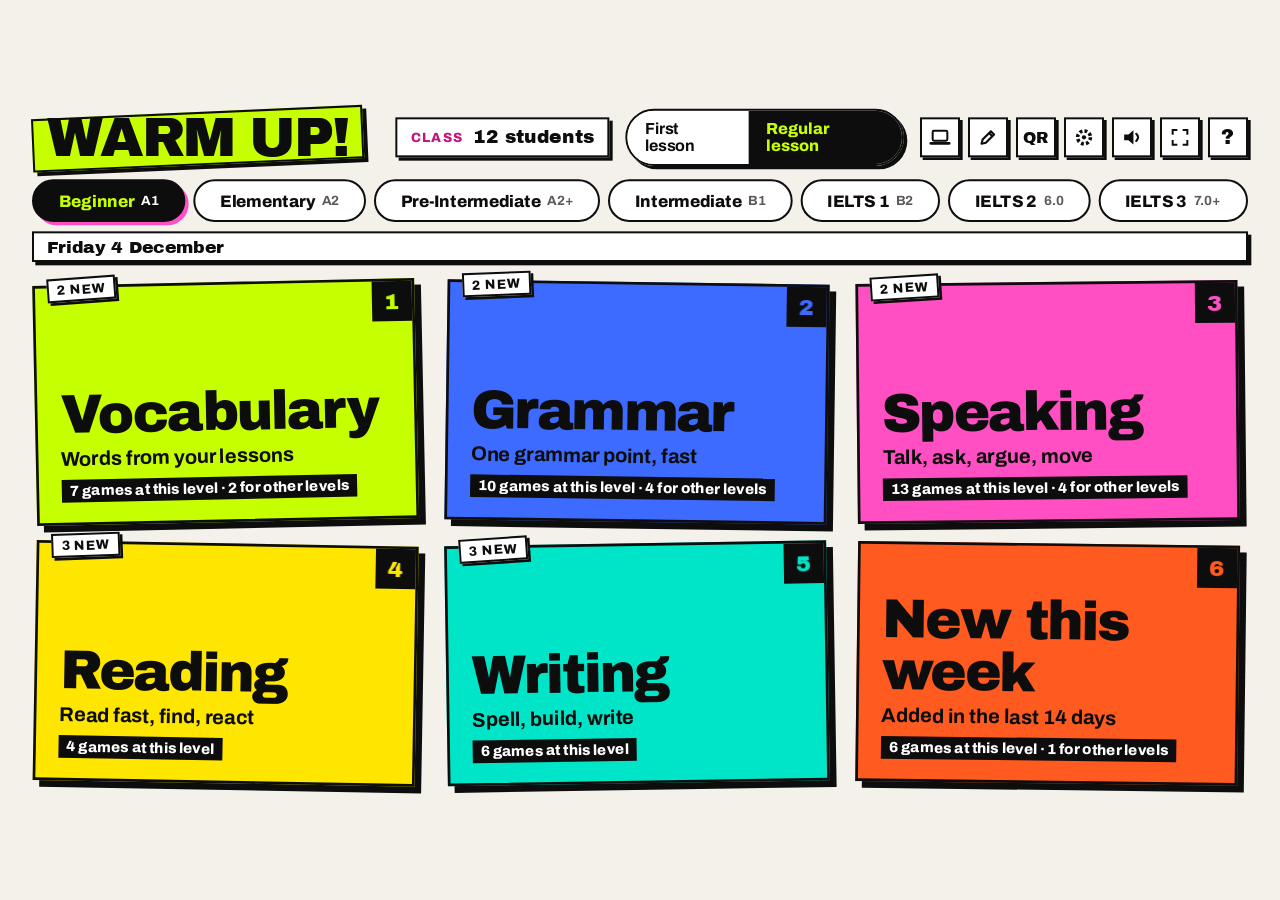
<file: index.html>
<!DOCTYPE html>
<html lang="en">
<head>
<meta charset="utf-8">
<meta name="viewport" content="width=device-width, initial-scale=1">
<title>Warm Up</title>
<link rel="stylesheet" href="css/app.css">
<script>
  // A phone opens the phone version (one student, touch, portrait). ?board keeps the board on any screen.
  (function () {
    try {
      var q = location.search;
      if (/[?&](board|teacher)\b/.test(q)) return;
      var small = Math.min(screen.width, screen.height) < 600, touch = window.matchMedia && matchMedia('(pointer: coarse)').matches;
      if (small && touch) location.replace('phone.html');
    } catch (e) {}
  })();
</script>
</head>
<body>
<div id="wrap"><div id="stage"><div id="screen"></div></div></div>

<!-- Plain scripts (no modules) so the app opens by double-clicking this file. Order matters. -->
<script src="js/core.js"></script>
<script src="js/qr.js"></script>
<script src="js/pictures.js"></script>
<script src="js/components.js"></script>
<script src="js/edit.js"></script>
<script src="js/sync.js"></script>
<script src="js/gamekit.js"></script>
<script src="js/teacher.js"></script>
<script src="js/grammarkit.js"></script>
<script src="js/themes.js"></script>
<script src="content/app.js"></script>
<script src="content/games.js"></script>
<script src="content/themes.js"></script>
<script src="content/groups.js"></script>
<script src="content/bomb.js"></script>
<script src="content/slot.js"></script>
<script src="content/hotseat.js"></script>
<script src="content/tug.js"></script>
<script src="content/dice.js"></script>
<script src="content/chain.js"></script>
<script src="content/names.js"></script>
<script src="content/standup.js"></script>
<script src="content/zones.js"></script>
<script src="content/opinion.js"></script>
<script src="content/findwho.js"></script>
<script src="content/chat.js"></script>
<script src="content/articles.js"></script>
<script src="content/flash.js"></script>
<script src="content/nearfar.js"></script>
<script src="content/where.js"></script>
<script src="content/volcano.js"></script>
<script src="content/timemachine.js"></script>
<script src="content/domino.js"></script>
<script src="content/pinit.js"></script>
<script src="content/sticky.js"></script>
<script src="content/phrasal.js"></script>
<script src="content/hunt.js"></script>
<script src="content/vanish.js"></script>
<script src="content/shuffle.js"></script>
<script src="content/vowels.js"></script>
<script src="content/detective.js"></script>
<script src="content/clues.js"></script>
<script src="content/lostword.js"></script>
<script src="content/sentence.js"></script>
<script src="content/replies.js"></script>
<script src="js/expr.js"></script>
<script src="content/partners.js"></script>
<script src="content/elias.js"></script>
<script src="content/minute.js"></script>
<script src="content/roleplay.js"></script>
<script src="content/occasions/newyear.js"></script>
<script src="content/occasions/scienceday.js"></script>
<script src="js/views/home.js"></script>
<script src="js/views/settings.js"></script>
<script src="js/games/bomb.js"></script>
<script src="js/games/slot.js"></script>
<script src="js/games/hotseat.js"></script>
<script src="js/games/tug.js"></script>
<script src="js/games/dice.js"></script>
<script src="js/games/chain.js"></script>
<script src="js/games/names.js"></script>
<script src="js/games/standup.js"></script>
<script src="js/games/zones.js"></script>
<script src="js/games/opinion.js"></script>
<script src="js/games/findwho.js"></script>
<script src="js/games/chat.js"></script>
<script src="js/games/articles.js"></script>
<script src="js/games/flash.js"></script>
<script src="js/games/nearfar.js"></script>
<script src="js/games/where.js"></script>
<script src="js/games/volcano.js"></script>
<script src="js/games/timemachine.js"></script>
<script src="js/games/domino.js"></script>
<script src="js/games/pinit.js"></script>
<script src="js/games/sticky.js"></script>
<script src="js/games/phrasal.js"></script>
<script src="js/games/hunt.js"></script>
<script src="js/games/vanish.js"></script>
<script src="js/games/shuffle.js"></script>
<script src="js/games/vowels.js"></script>
<script src="js/games/detective.js"></script>
<script src="js/games/clues.js"></script>
<script src="js/games/lostword.js"></script>
<script src="js/games/sentence.js"></script>
<script src="js/games/replies.js"></script>
<script src="js/games/partners.js"></script>
<script src="js/games/elias.js"></script>
<script src="js/games/minute.js"></script>
<script src="js/games/roleplay.js"></script>
<script>WU.boot();</script>
</body>
</html>
</file>
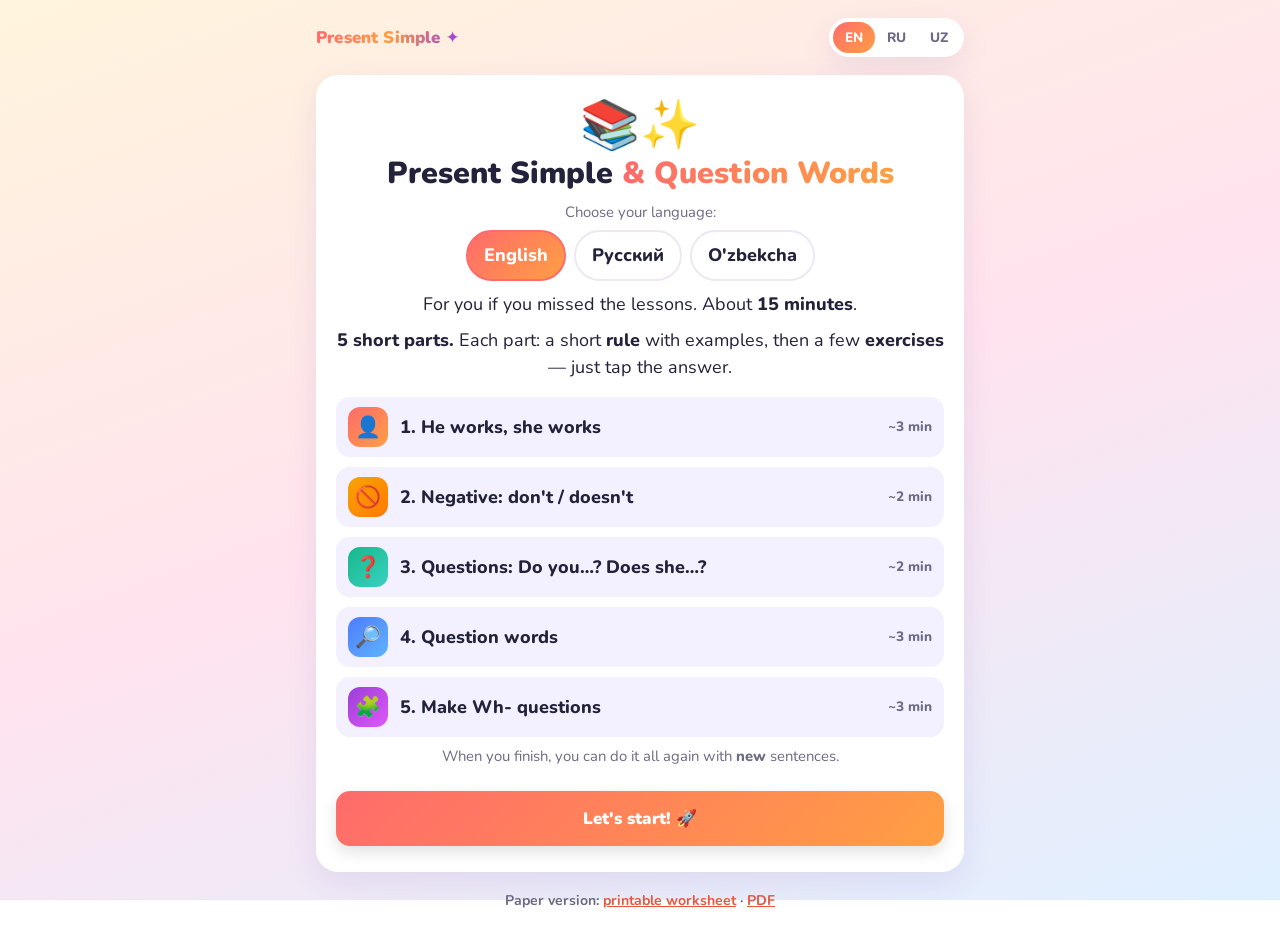
<file: self-study/present-simple/index.html>
<!DOCTYPE html>
<html lang="en">
<head>
<meta charset="utf-8">
<meta name="viewport" content="width=device-width, initial-scale=1">
<title>Present Simple Practice</title>
<link rel="preconnect" href="https://fonts.googleapis.com">
<link rel="preconnect" href="https://fonts.gstatic.com" crossorigin>
<link href="https://fonts.googleapis.com/css2?family=Nunito:wght@500;700;800;900&display=swap" rel="stylesheet">
<style>
:root{
  --bg1:#fff4dc; --bg2:#ffe3ee; --bg3:#dff0ff;
  --card:#ffffff; --ink:#22223b; --soft:#6b6b85; --line:#ece8f4; --chip:#f3f0ff;
  --ok:#14a35a; --okbg:#e3f8ec; --bad:#e2463c; --badbg:#ffecea;
  --you:#2f6fde; --verb:#14a35a; --aux:#f07a00; --wh:#9b3fd6;
  --shadow:0 10px 30px rgba(90,60,170,.10);
  --pc:#ff6b6b; --pc2:#ff9f43;
}
@media (prefers-color-scheme: dark){
  :root:not([data-theme="light"]){
    --bg1:#1a1730; --bg2:#22183a; --bg3:#13243a;
    --card:#232241; --ink:#f1f0fa; --soft:#b0aecb; --line:#36345a; --chip:#2e2c55;
    --ok:#4fd88d; --okbg:#173a2a; --bad:#ff7b72; --badbg:#41201f;
    --you:#7fa8ff; --verb:#4fd88d; --aux:#ffad5c; --wh:#cf8cff;
    --shadow:0 10px 30px rgba(0,0,0,.35);
  }
}
:root[data-theme="dark"]{
  --bg1:#1a1730; --bg2:#22183a; --bg3:#13243a;
  --card:#232241; --ink:#f1f0fa; --soft:#b0aecb; --line:#36345a; --chip:#2e2c55;
  --ok:#4fd88d; --okbg:#173a2a; --bad:#ff7b72; --badbg:#41201f;
  --you:#7fa8ff; --verb:#4fd88d; --aux:#ffad5c; --wh:#cf8cff;
  --shadow:0 10px 30px rgba(0,0,0,.35);
}
*{box-sizing:border-box}
html,body{margin:0}
body{min-height:100vh;color:var(--ink);font:18px/1.5 "Nunito",system-ui,-apple-system,"Segoe UI",Roboto,Arial,sans-serif;
  background:var(--bg1);background:linear-gradient(160deg,var(--bg1) 0%,var(--bg2) 50%,var(--bg3) 100%) fixed}
main{max-width:680px;margin:0 auto;padding:12px 16px 40px}
h1{font-size:1.7rem;margin:.2em 0 .3em;line-height:1.2;font-weight:900}
h2{font-size:1.35rem;margin:.1em 0 .5em;line-height:1.25;font-weight:900}
p{margin:.5em 0}
b{font-weight:800}

.hdr{display:flex;align-items:center;justify-content:space-between;gap:10px;padding:6px 0 4px}
.logo{font-weight:900;font-size:1.05rem;letter-spacing:.01em;background:linear-gradient(90deg,#ff6b6b,#ff9f43,#9b3fd6);-webkit-background-clip:text;background-clip:text;color:transparent}
.langs{display:flex;background:var(--card);border-radius:999px;padding:4px;box-shadow:var(--shadow)}
.langs button{border:none;background:none;color:var(--soft);font:800 .85rem "Nunito",sans-serif;padding:6px 12px;border-radius:999px;cursor:pointer}
.langs button.on{background:linear-gradient(135deg,#ff6b6b,#ff9f43);color:#fff}

.card{background:var(--card);border-radius:22px;padding:22px 20px;margin:14px 0;box-shadow:var(--shadow);position:relative;overflow:hidden}
.card.part{border-top:6px solid var(--pc)}
.top{display:flex;align-items:center;gap:12px;font-size:.85rem;font-weight:800;color:var(--soft);margin-top:6px}
.bar{flex:1;height:12px;background:var(--card);border-radius:12px;overflow:hidden;box-shadow:inset 0 0 0 1px var(--line)}
.bar i{display:block;height:100%;width:0;background:linear-gradient(90deg,#ff6b6b,#ff9f43,#ffd93d,#38d39f,#4d96ff,#9b3fd6);border-radius:12px;transition:width .4s}
.tag{display:inline-flex;align-items:center;gap:6px;font-size:.78rem;font-weight:900;color:#fff;background:var(--pc);padding:4px 12px;border-radius:999px;text-transform:uppercase;letter-spacing:.04em}

button{font:inherit;cursor:pointer;border-radius:14px;border:2px solid var(--line);background:var(--card);color:var(--ink);padding:12px 16px;transition:transform .12s,box-shadow .12s,border-color .12s}
button.main{background:linear-gradient(135deg,var(--pc),var(--pc2));border:none;color:#fff;font-weight:900;width:100%;margin-top:16px;padding:15px 18px;font-size:1.05rem;box-shadow:0 6px 16px rgba(0,0,0,.12)}
button.main:hover:not(:disabled){transform:translateY(-2px)}
button.ghost{background:var(--card);color:var(--pc);border:2px solid var(--pc);box-shadow:none}
button.link{border:none;background:none;color:var(--pc);padding:8px 0 0;text-decoration:underline;font-weight:800}
button:disabled{opacity:.55;cursor:default}

.opts{display:grid;gap:10px;margin-top:16px}
.opts button{text-align:left;font-size:1.08rem;font-weight:700;padding:14px 16px}
.opts button:hover:not(:disabled){border-color:var(--pc);transform:translateX(3px)}
.opts button.ok{background:var(--okbg);border-color:var(--ok);opacity:1;animation:pop .35s}
.opts button.bad{background:var(--badbg);border-color:var(--bad);opacity:1;animation:shake .35s}
.opts button.ok::after{content:" ✔";color:var(--ok)}
.opts button.bad::after{content:" ✘";color:var(--bad)}
@keyframes pop{50%{transform:scale(1.04)}}
@keyframes shake{25%{transform:translateX(-6px)}75%{transform:translateX(6px)}}

.q{font-size:1.35rem;font-weight:800;margin-top:14px}
.blank{display:inline-block;min-width:76px;border-bottom:3px solid var(--pc);text-align:center;padding:0 4px}
.blank.filled{border-color:var(--ok);color:var(--ok)}
.fb{margin-top:14px;padding:12px 14px;border-radius:14px;font-size:1rem}
.fb.ok{background:var(--okbg)}
.fb.bad{background:var(--badbg)}
.fb .big{font-size:1.15rem;font-weight:900}

.rule{border-collapse:collapse;width:100%;margin:10px 0;font-size:1.02rem}
.rule td{padding:7px 8px;border-bottom:2px dashed var(--line);vertical-align:top}
.rule td:first-child{white-space:nowrap}
.ex{background:var(--chip);border-radius:14px;padding:12px 14px;margin:10px 0}
.ex div{margin:3px 0}
.y{color:var(--you);font-weight:800}.v{color:var(--verb);font-weight:800}.a{color:var(--aux);font-weight:900}.w{color:var(--wh);font-weight:900}
.no{color:var(--bad);text-decoration:line-through}
.note{font-size:.93rem;color:var(--soft)}
.formula{display:flex;flex-wrap:wrap;gap:6px;align-items:center;margin:12px 0;font-weight:800}
.formula span{padding:7px 12px;border-radius:12px;background:var(--chip)}

.chips{display:flex;flex-wrap:wrap;gap:8px;margin-top:12px;min-height:52px}
.chips button{padding:10px 15px;background:var(--chip);border-color:transparent;font-weight:800}
.chips button:hover{border-color:var(--pc)}
.answer{min-height:60px;border:3px dashed var(--line);border-radius:16px;padding:8px;display:flex;flex-wrap:wrap;gap:8px;align-items:center;margin-top:14px}
.answer button{padding:10px 15px;border-color:var(--pc);font-weight:800}
.answer.ok{border-color:var(--ok);background:var(--okbg)}
.answer.bad{border-color:var(--bad);background:var(--badbg)}
.answer .ph{color:var(--soft);font-size:.95rem;padding:0 6px}
.rulebox{margin-top:10px;background:var(--chip);border-radius:12px;padding:10px 12px;font-size:.95rem}

.hero{text-align:center;padding:26px 20px}
.hero .big{font-size:3rem;line-height:1}
.hero h1{font-size:1.9rem}
.hero h1 span{background:linear-gradient(90deg,#ff6b6b,#ff9f43);-webkit-background-clip:text;background-clip:text;color:transparent}
.parts{display:grid;gap:10px;margin:16px 0 4px;text-align:left}
.prow{display:flex;align-items:center;gap:12px;padding:10px 12px;border-radius:14px;background:var(--chip);font-weight:800}
.prow .ic{width:40px;height:40px;flex:none;border-radius:12px;display:grid;place-items:center;font-size:1.3rem;color:#fff}
.prow .t{flex:1}
.prow .m{font-size:.85rem;color:var(--soft);white-space:nowrap}
.pickl{display:flex;gap:8px;justify-content:center;flex-wrap:wrap;margin:6px 0 10px}
.pickl button{font-weight:800;padding:10px 16px;border-radius:999px}
.pickl button.on{border-color:#ff6b6b;background:linear-gradient(135deg,#ff6b6b,#ff9f43);color:#fff}

.score{font-size:3.4rem;font-weight:900;margin:.05em 0;background:linear-gradient(90deg,#ff6b6b,#ff9f43,#9b3fd6);-webkit-background-clip:text;background-clip:text;color:transparent}
.res{width:100%;border-collapse:collapse}
.res td{padding:8px 4px;border-bottom:2px dashed var(--line);font-weight:700}
.dot{display:inline-block;width:12px;height:12px;border-radius:50%;margin-right:8px;vertical-align:middle}
.mist{font-size:.95rem;margin:6px 0;padding:8px 12px;background:var(--badbg);border-radius:12px;font-weight:700}
.row{display:flex;gap:10px;flex-wrap:wrap}
.row button{flex:1;min-width:200px}
.confetti{position:absolute;inset:0;pointer-events:none;overflow:hidden}
.confetti i{position:absolute;top:-12px;width:9px;height:14px;border-radius:2px;animation:fall 2.2s ease-in forwards}
@keyframes fall{to{transform:translateY(420px) rotate(540deg);opacity:0}}
footer{font-size:.88rem;color:var(--soft);text-align:center;margin-top:18px;font-weight:700}
footer a{color:#e8573f}
@media (prefers-reduced-motion: reduce){*{animation:none!important;transition:none!important}}
</style>
</head>
<body>
<main>
  <div class="hdr"><span class="logo">Present Simple ✦</span><div class="langs" id="langs"></div></div>
  <div id="app"></div>
  <footer id="foot"></footer>
</main>

<script>
/* ---------- helpers ---------- */
function shuffle(a){a=a.slice();for(let i=a.length-1;i>0;i--){const j=Math.floor(Math.random()*(i+1));[a[i],a[j]]=[a[j],a[i]];}return a;}
function el(html){const d=document.createElement('div');d.innerHTML=html.trim();return d.firstChild;}
function esc(s){return String(s).replace(/[&<>"]/g,c=>({'&':'&amp;','<':'&lt;','>':'&gt;','"':'&quot;'}[c]));}
function mc(q,opts,tip){return {t:'mc',q,opts,a:opts[0],tip};}
function ord(words,tip){return {t:'order',words,a:words.join(' ')+'?',tip};}
function store(k,v){try{if(v===undefined)return localStorage.getItem(k);localStorage.setItem(k,v);}catch(e){return null;}}

/* ---------- language ---------- */
const LANGS=[['en','EN','English'],['ru','RU','Русский'],['uz','UZ',"O'zbekcha"]];
let L=store('ps-lang');
if(!['en','ru','uz'].includes(L)){const n=(navigator.language||'').slice(0,2);L=n==='ru'?'ru':n==='uz'?'uz':'en';}

const UI={
 en:{part:(a,b)=>`Part ${a} of ${b}`, partTag:a=>`Part ${a}`, rule:'Rule', understood:'I understand → Exercises',
  show:'Show the rule', hide:'Hide the rule', tap:'Tap the words to make a question.', check:'Check', yourQ:'Your question…',
  correct:'Correct!', wrong:'Not quite.', answer:'Answer:', next:'Next →', result:'See my result',
  h1:'Present Simple <span>&amp; Question Words</span>', intro1:'For you if you missed the lessons. About <b>15 minutes</b>.',
  intro2:'<b>5 short parts.</b> Each part: a short <b>rule</b> with examples, then a few <b>exercises</b> — just tap the answer.',
  intro3:'When you finish, you can do it all again with <b>new</b> sentences.', min:'min', start:"Let's start!", choose:'Choose your language:',
  done:r=>`Finished! Round ${r}`, m90:'Excellent! You know this well. 🎉', m70:'Good work! Look at your mistakes below, then try again with new sentences.',
  m0:'Good start. Read the rules again and try a new round — practice helps.', mist:'My mistakes', ruleL:'Rule:',
  again:'Do it again?', againP:'Every new round has <b>new sentences</b>.', againA:'New exercises only', againB:'New exercises + rules',
  foot:'Paper version: <a href="print.html">printable worksheet</a> · <a href="worksheet.pdf">PDF</a>',
  CHOOSE_S:'Choose the correct sentence.', CHOOSE_Q:'Choose the correct question.'},
 ru:{part:(a,b)=>`Часть ${a} из ${b}`, partTag:a=>`Часть ${a}`, rule:'Правило', understood:'Понятно → к упражнениям',
  show:'Показать правило', hide:'Скрыть правило', tap:'Нажимайте на слова, чтобы составить вопрос.', check:'Проверить', yourQ:'Ваш вопрос…',
  correct:'Верно!', wrong:'Не совсем.', answer:'Правильный ответ:', next:'Дальше →', result:'Мой результат',
  h1:'Present Simple <span>и вопросительные слова</span>', intro1:'Материал для тех, кто пропустил уроки. Примерно <b>15 минут</b>.',
  intro2:'<b>5 коротких частей.</b> В каждой: короткое <b>правило</b> с примерами, потом несколько <b>упражнений</b> — просто нажмите на ответ.',
  intro3:'В конце можно пройти всё ещё раз с <b>новыми</b> предложениями.', min:'мин', start:'Начать!', choose:'Выберите язык:',
  done:r=>`Готово! Раунд ${r}`, m90:'Отлично! Вы хорошо знаете эту тему. 🎉', m70:'Хорошо! Посмотрите на ошибки ниже и пройдите ещё раз с новыми предложениями.',
  m0:'Хорошее начало. Прочитайте правила ещё раз и пройдите новый раунд — практика помогает.', mist:'Мои ошибки', ruleL:'Правило:',
  again:'Ещё раз?', againP:'В каждом новом раунде — <b>новые предложения</b>.', againA:'Только новые упражнения', againB:'Новые упражнения + правила',
  foot:'Бумажная версия: <a href="print.html">лист для печати</a> · <a href="worksheet.pdf">PDF</a>',
  CHOOSE_S:'Выберите правильное предложение.', CHOOSE_Q:'Выберите правильный вопрос.'},
 uz:{part:(a,b)=>`Qism ${a} / ${b}`, partTag:a=>`${a}-qism`, rule:'Qoida', understood:'Tushundim → mashqlarga',
  show:"Qoidani ko'rsatish", hide:'Qoidani yashirish', tap:"So'zlarni bosib, savol tuzing.", check:'Tekshirish', yourQ:'Savolingiz…',
  correct:"To'g'ri!", wrong:'Unchalik emas.', answer:"To'g'ri javob:", next:'Keyingi →', result:'Natijam',
  h1:"Present Simple <span>va so'roq so'zlari</span>", intro1:"Darslarni o'tkazib yuborganlar uchun. Taxminan <b>15 daqiqa</b>.",
  intro2:"<b>5 ta qisqa qism.</b> Har birida: misollar bilan qisqa <b>qoida</b>, keyin bir nechta <b>mashq</b> — javobni bosing.",
  intro3:"Oxirida hammasini <b>yangi</b> gaplar bilan qaytadan bajarishingiz mumkin.", min:'daq', start:'Boshladik!', choose:'Tilni tanlang:',
  done:r=>`Tayyor! ${r}-raund`, m90:"A'lo! Siz bu mavzuni yaxshi bilasiz. 🎉", m70:"Yaxshi! Quyidagi xatolarni ko'rib chiqing va yangi gaplar bilan qayta urinib ko'ring.",
  m0:"Yaxshi boshlanish. Qoidalarni yana o'qing va yangi raundni boshlang — mashq yordam beradi.", mist:'Xatolarim', ruleL:'Qoida:',
  again:'Yana bir bor?', againP:'Har bir yangi raundda <b>yangi gaplar</b>.', againA:'Faqat yangi mashqlar', againB:'Yangi mashqlar + qoidalar',
  foot:"Qog'oz versiyasi: <a href=\"print.html\">chop etish uchun varaq</a> · <a href=\"worksheet.pdf\">PDF</a>",
  CHOOSE_S:"To'g'ri gapni tanlang.", CHOOSE_Q:"To'g'ri savolni tanlang."}
};
// words used inside the short tips
const TIP={
 en:{S:'add -s',NOS:'no -s',V:'verb',VNOS:'verb (no -s)',has:'has (not haves)',name:'',because:'because…',
  place:'a place',clock:'clock time',person:'a person',age:'age',way:'the way',thing:'a thing',number:'a number',time:'a time',job:'a job',day:'a day'},
 ru:{S:'добавляем -s',NOS:'без -s',V:'глагол',VNOS:'глагол без -s',has:'has (не haves)',name:' — Как вас зовут?',because:'because (потому что)',
  place:'место',clock:'время на часах',person:'человек',age:'возраст',way:'способ',thing:'предмет, вещь',number:'число',time:'время',job:'профессия',day:'день'},
 uz:{S:"-s qo'shamiz",NOS:"-s qo'shilmaydi",V:"fe'l",VNOS:"fe'l (-s siz)",has:'has (haves emas)',name:' — Ismingiz nima?',because:'because (chunki)',
  place:'joy',clock:'soat',person:'odam',age:'yosh',way:'usul',thing:'narsa',number:'son',time:'vaqt',job:'kasb',day:'kun'}
};
function tr(s){return s.replace(/\{(\w+)\}/g,(m,k)=>typeof UI[L][k]==='string'?UI[L][k]:(TIP[L][k]!==undefined?TIP[L][k]:m));}
function t(k){return UI[L][k];}
function loc(o){return typeof o==='string'?o:(o[L]||o.en);}

/* ---------- content ---------- */
const PARTS=[
{
 id:'pos', icon:'👤', pc:'#ff6b6b', pc2:'#ff9f43', min:3,
 title:{en:'He works, she works',ru:'He works, she works',uz:'He works, she works'},
 rule:{
 en:`
  <p>We use the Present Simple for things that are <b>always true</b> and for <b>habits</b> (every day, on Mondays, usually).</p>
  <table class="rule">
   <tr><td><span class="y">I / you / we / they</span></td><td><span class="v">work</span></td></tr>
   <tr><td><span class="y">he / she / it</span></td><td><span class="v">work<u>s</u></span> &nbsp;← add <b>-s</b></td></tr>
  </table>
  <div class="ex">
   <div><span class="y">I</span> <span class="v">live</span> in a flat.</div>
   <div><span class="y">My brother</span> <span class="v">lives</span> in a house.</div>
  </div>
  <p class="note">my brother = he · my mother = she · the shop = it · my friends = they</p>
  <p><b>Spelling with he / she / it:</b></p>
  <table class="rule">
   <tr><td>watch, wash, go, do</td><td>→ watch<b>es</b>, wash<b>es</b>, go<b>es</b>, do<b>es</b></td></tr>
   <tr><td>study, cry</td><td>→ stud<b>ies</b>, cr<b>ies</b></td></tr>
   <tr><td>play, say</td><td>→ play<b>s</b>, say<b>s</b></td></tr>
   <tr><td>have</td><td>→ <b>has</b> (special!)</td></tr>
  </table>`,
 ru:`
  <p>Present Simple — это настоящее время для того, что <b>всегда правда</b>, и для <b>привычек</b> (every day — каждый день, on Mondays — по понедельникам, usually — обычно).</p>
  <table class="rule">
   <tr><td><span class="y">I / you / we / they</span></td><td><span class="v">work</span></td></tr>
   <tr><td><span class="y">he / she / it</span></td><td><span class="v">work<u>s</u></span> &nbsp;← добавляем <b>-s</b></td></tr>
  </table>
  <div class="ex">
   <div><span class="y">I</span> <span class="v">live</span> in a flat. <span class="note">— Я живу в квартире.</span></div>
   <div><span class="y">My brother</span> <span class="v">lives</span> in a house. <span class="note">— Мой брат живёт в доме.</span></div>
  </div>
  <p class="note">my brother = he · my mother = she · the shop = it · my friends = they</p>
  <p><b>Как пишется с he / she / it:</b></p>
  <table class="rule">
   <tr><td>watch, wash, go, do</td><td>→ watch<b>es</b>, wash<b>es</b>, go<b>es</b>, do<b>es</b></td></tr>
   <tr><td>study, cry</td><td>→ stud<b>ies</b>, cr<b>ies</b></td></tr>
   <tr><td>play, say</td><td>→ play<b>s</b>, say<b>s</b></td></tr>
   <tr><td>have</td><td>→ <b>has</b> (исключение!)</td></tr>
  </table>`,
 uz:`
  <p>Present Simple — <b>har doim to'g'ri</b> bo'lgan narsalar va <b>odatlar</b> uchun ishlatiladi (every day — har kuni, on Mondays — dushanba kunlari, usually — odatda).</p>
  <table class="rule">
   <tr><td><span class="y">I / you / we / they</span></td><td><span class="v">work</span></td></tr>
   <tr><td><span class="y">he / she / it</span></td><td><span class="v">work<u>s</u></span> &nbsp;← <b>-s</b> qo'shamiz</td></tr>
  </table>
  <div class="ex">
   <div><span class="y">I</span> <span class="v">live</span> in a flat. <span class="note">— Men kvartirada yashayman.</span></div>
   <div><span class="y">My brother</span> <span class="v">lives</span> in a house. <span class="note">— Akam uyda yashaydi.</span></div>
  </div>
  <p class="note">my brother = he · my mother = she · the shop = it · my friends = they</p>
  <p><b>he / she / it bilan yozilishi:</b></p>
  <table class="rule">
   <tr><td>watch, wash, go, do</td><td>→ watch<b>es</b>, wash<b>es</b>, go<b>es</b>, do<b>es</b></td></tr>
   <tr><td>study, cry</td><td>→ stud<b>ies</b>, cr<b>ies</b></td></tr>
   <tr><td>play, say</td><td>→ play<b>s</b>, say<b>s</b></td></tr>
   <tr><td>have</td><td>→ <b>has</b> (istisno!)</td></tr>
  </table>`},
 ruleShort:`<span class="y">I / you / we / they</span> <span class="v">work</span> · <span class="y">he / she / it</span> <span class="v">works</span> · go→goes, watch→watches, study→studies, have→has`,
 n:6,
 pool:[
  mc('My brother ___ in a hospital.',['works','work'],'my brother = he → {S}'),
  mc('I ___ coffee every morning.',['drink','drinks'],'I → {NOS}'),
  mc('We ___ in a small flat.',['live','lives'],'we → {NOS}'),
  mc('Anna ___ TV in the evening.',['watches','watchs','watch'],'Anna = she. watch → watches'),
  mc('Tom ___ football on Sundays.',['plays','plaies','play'],'Tom = he. play → plays'),
  mc('My mother ___ dinner at 7.',['cooks','cook'],'my mother = she → {S}'),
  mc('They ___ English at school.',['study','studies'],'they → {NOS}'),
  mc('The baby ___ a lot.',['cries','crys','cry'],'the baby = it. cry → cries'),
  mc('He ___ two children.',['has','haves','have'],'he → {has}'),
  mc('You ___ very fast.',['speak','speaks'],'you → {NOS}'),
  mc('My dad ___ to work at 8.',['goes','gos','go'],'my dad = he. go → goes'),
  mc('The shop ___ at 9 o\'clock.',['opens','open'],'the shop = it → {S}'),
  mc('She ___ her car every Sunday.',['washes','washs','wash'],'she. wash → washes'),
  mc('My friends ___ in London.',['live','lives'],'my friends = they → {NOS}'),
  mc('It ___ a lot in November.',['rains','rain'],'it → {S}'),
  mc('Sara ___ the bus to work.',['takes','take'],'Sara = she → {S}'),
  mc('I ___ up at 6:30.',['get','gets'],'I → {NOS}'),
  mc('My cat ___ fish.',['likes','like'],'my cat = it → {S}'),
  mc('He ___ his homework after dinner.',['does','dos','do'],'he. do → does'),
  mc('Ali and I ___ tea.',['drink','drinks'],'Ali and I = we → {NOS}'),
  mc('My son ___ at university.',['studies','studys','study'],'my son = he. study → studies'),
  mc('She ___ a big dog.',['has','have'],'she → has'),
 ]
},
{
 id:'neg', icon:'🚫', pc:'#f7a400', pc2:'#ff7a00', min:2,
 title:{en:"Negative: don't / doesn't",ru:"Отрицание: don't / doesn't",uz:"Inkor: don't / doesn't"},
 rule:{
 en:`
  <table class="rule">
   <tr><td><span class="y">I / you / we / they</span></td><td><span class="a">don't</span> + <span class="v">verb</span></td></tr>
   <tr><td><span class="y">he / she / it</span></td><td><span class="a">doesn't</span> + <span class="v">verb</span></td></tr>
  </table>
  <div class="ex">
   <div><span class="y">I</span> <span class="a">don't</span> <span class="v">eat</span> meat.</div>
   <div><span class="y">She</span> <span class="a">doesn't</span> <span class="v">eat</span> meat.</div>
  </div>
  <p><b>Important:</b> after <span class="a">doesn't</span> the verb has <b>no -s</b>. The -s goes into <span class="a">does</span>.</p>
  <div class="ex"><div>✔ She doesn't <b>work</b>.</div><div>✘ <span class="no">She doesn't works.</span></div></div>
  <p class="note">don't = do not · doesn't = does not</p>`,
 ru:`
  <table class="rule">
   <tr><td><span class="y">I / you / we / they</span></td><td><span class="a">don't</span> + <span class="v">глагол</span></td></tr>
   <tr><td><span class="y">he / she / it</span></td><td><span class="a">doesn't</span> + <span class="v">глагол</span></td></tr>
  </table>
  <div class="ex">
   <div><span class="y">I</span> <span class="a">don't</span> <span class="v">eat</span> meat. <span class="note">— Я не ем мясо.</span></div>
   <div><span class="y">She</span> <span class="a">doesn't</span> <span class="v">eat</span> meat. <span class="note">— Она не ест мясо.</span></div>
  </div>
  <p><b>Важно:</b> после <span class="a">doesn't</span> у глагола <b>нет -s</b>. Окончание -s уже «ушло» в <span class="a">does</span>.</p>
  <div class="ex"><div>✔ She doesn't <b>work</b>.</div><div>✘ <span class="no">She doesn't works.</span></div></div>
  <p class="note">don't = do not · doesn't = does not</p>`,
 uz:`
  <table class="rule">
   <tr><td><span class="y">I / you / we / they</span></td><td><span class="a">don't</span> + <span class="v">fe'l</span></td></tr>
   <tr><td><span class="y">he / she / it</span></td><td><span class="a">doesn't</span> + <span class="v">fe'l</span></td></tr>
  </table>
  <div class="ex">
   <div><span class="y">I</span> <span class="a">don't</span> <span class="v">eat</span> meat. <span class="note">— Men go'sht yemayman.</span></div>
   <div><span class="y">She</span> <span class="a">doesn't</span> <span class="v">eat</span> meat. <span class="note">— U go'sht yemaydi.</span></div>
  </div>
  <p><b>Muhim:</b> <span class="a">doesn't</span> dan keyin fe'lga <b>-s qo'shilmaydi</b>. -s allaqachon <span class="a">does</span> ga «o'tgan».</p>
  <div class="ex"><div>✔ She doesn't <b>work</b>.</div><div>✘ <span class="no">She doesn't works.</span></div></div>
  <p class="note">don't = do not · doesn't = does not</p>`},
 ruleShort:{en:`<span class="y">I / you / we / they</span> <span class="a">don't</span> <span class="v">work</span> · <span class="y">he / she / it</span> <span class="a">doesn't</span> <span class="v">work</span> (no -s!)`,
  ru:`<span class="y">I / you / we / they</span> <span class="a">don't</span> <span class="v">work</span> · <span class="y">he / she / it</span> <span class="a">doesn't</span> <span class="v">work</span> (без -s!)`,
  uz:`<span class="y">I / you / we / they</span> <span class="a">don't</span> <span class="v">work</span> · <span class="y">he / she / it</span> <span class="a">doesn't</span> <span class="v">work</span> (-s siz!)`},
 n:5,
 pool:[
  mc('I ___ eat meat.',["don't","doesn't"],"I → don't"),
  mc('My sister ___ drink coffee.',["doesn't","don't"],"my sister = she → doesn't"),
  mc('We ___ work on Sundays.',["don't","doesn't"],"we → don't"),
  mc('He ___ have a car.',["doesn't","don't"],"he → doesn't"),
  mc('They ___ live here.',["don't","doesn't"],"they → don't"),
  mc('The bus ___ stop here.',["doesn't","don't"],"the bus = it → doesn't"),
  mc('You ___ understand me.',["don't","doesn't"],"you → don't"),
  mc('My boss ___ speak French.',["doesn't","don't"],"my boss = he / she → doesn't"),
  mc('It ___ snow in Dubai.',["doesn't","don't"],"it → doesn't"),
  mc('My children ___ like vegetables.',["don't","doesn't"],"my children = they → don't"),
  mc('{CHOOSE_S}',["She doesn't work on Monday.","She doesn't works on Monday.","She don't work on Monday."],"she → doesn't + {VNOS}"),
  mc('{CHOOSE_S}',["I don't like rain.","I doesn't like rain.","I not like rain."],"I → don't + {V}"),
  mc('{CHOOSE_S}',["He doesn't play tennis.","He doesn't plays tennis.","He not plays tennis."],"he → doesn't + {VNOS}"),
  mc('{CHOOSE_S}',["We don't have a dog.","We doesn't have a dog.","We don't has a dog."],"we → don't + have"),
  mc('{CHOOSE_S}',["My dad doesn't watch TV.","My dad don't watch TV.","My dad doesn't watches TV."],"my dad = he → doesn't + {VNOS}"),
  mc('{CHOOSE_S}',["They don't go to the gym.","They doesn't go to the gym.","They don't goes to the gym."],"they → don't + {V}"),
  mc('{CHOOSE_S}',["Maria doesn't eat breakfast.","Maria doesn't eats breakfast.","Maria not eat breakfast."],"Maria = she → doesn't + {VNOS}"),
 ]
},
{
 id:'yn', icon:'❓', pc:'#16b88a', pc2:'#3ad1c2', min:2,
 title:{en:'Questions: Do you…? Does she…?',ru:'Вопросы: Do you…? Does she…?',uz:"So'roq: Do you…? Does she…?"},
 rule:{
 en:`
  <div class="formula"><span class="a">Do / Does</span>+<span class="y">person</span>+<span class="v">verb</span>…?</div>
  <div class="ex">
   <div><span class="a">Do</span> <span class="y">you</span> <span class="v">like</span> tea? — Yes, I <b>do</b>. / No, I <b>don't</b>.</div>
   <div><span class="a">Does</span> <span class="y">she</span> <span class="v">like</span> tea? — Yes, she <b>does</b>. / No, she <b>doesn't</b>.</div>
  </div>
  <p><span class="a">Do</span> → I / you / we / they · <span class="a">Does</span> → he / she / it</p>
  <p>Short answer: Yes / No + person + do / does / don't / doesn't. Don't repeat the verb.</p>
  <p>Again: after <span class="a">Does</span> the verb has <b>no -s</b>.</p>
  <div class="ex"><div>✔ Does he <b>live</b> here?</div><div>✘ <span class="no">Does he lives here?</span></div></div>`,
 ru:`
  <div class="formula"><span class="a">Do / Does</span>+<span class="y">кто</span>+<span class="v">глагол</span>…?</div>
  <div class="ex">
   <div><span class="a">Do</span> <span class="y">you</span> <span class="v">like</span> tea? — Yes, I <b>do</b>. / No, I <b>don't</b>.</div>
   <div><span class="a">Does</span> <span class="y">she</span> <span class="v">like</span> tea? — Yes, she <b>does</b>. / No, she <b>doesn't</b>.</div>
  </div>
  <p><span class="a">Do</span> → I / you / we / they · <span class="a">Does</span> → he / she / it</p>
  <p>Краткий ответ: Yes / No + кто + do / does / don't / doesn't. Глагол не повторяем.</p>
  <p>И снова: после <span class="a">Does</span> у глагола <b>нет -s</b>.</p>
  <div class="ex"><div>✔ Does he <b>live</b> here?</div><div>✘ <span class="no">Does he lives here?</span></div></div>`,
 uz:`
  <div class="formula"><span class="a">Do / Does</span>+<span class="y">kim</span>+<span class="v">fe'l</span>…?</div>
  <div class="ex">
   <div><span class="a">Do</span> <span class="y">you</span> <span class="v">like</span> tea? — Yes, I <b>do</b>. / No, I <b>don't</b>.</div>
   <div><span class="a">Does</span> <span class="y">she</span> <span class="v">like</span> tea? — Yes, she <b>does</b>. / No, she <b>doesn't</b>.</div>
  </div>
  <p><span class="a">Do</span> → I / you / we / they · <span class="a">Does</span> → he / she / it</p>
  <p>Qisqa javob: Yes / No + kim + do / does / don't / doesn't. Fe'l takrorlanmaydi.</p>
  <p>Yana: <span class="a">Does</span> dan keyin fe'lga <b>-s qo'shilmaydi</b>.</p>
  <div class="ex"><div>✔ Does he <b>live</b> here?</div><div>✘ <span class="no">Does he lives here?</span></div></div>`},
 ruleShort:`<span class="a">Do</span> you / we / they <span class="v">work</span>? · <span class="a">Does</span> he / she / it <span class="v">work</span>? · Yes, I do. / No, she doesn't.`,
 n:5,
 pool:[
  mc('___ you live near here?',['Do','Does'],'you → Do'),
  mc('___ your wife work?',['Does','Do'],'your wife = she → Does'),
  mc('___ they speak English?',['Do','Does'],'they → Do'),
  mc('___ it rain a lot here?',['Does','Do'],'it → Does'),
  mc('___ Peter have a car?',['Does','Do'],'Peter = he → Does'),
  mc('___ we need a ticket?',['Do','Does'],'we → Do'),
  mc('___ your children go to school?',['Do','Does'],'your children = they → Do'),
  mc('___ she drink coffee?',['Does','Do'],'she → Does'),
  mc('Do you like tea? — Yes, I ___.',['do','does','like'],'Do you…? → Yes, I do.'),
  mc('Does he play football? — No, he ___.',["doesn't","don't","isn't"],"Does he…? → No, he doesn't."),
  mc('Do they live in Rome? — Yes, they ___.',['do','does','are'],'Do they…? → Yes, they do.'),
  mc('Does your mum cook? — Yes, she ___.',['does','do','cooks'],'Does she…? → Yes, she does.'),
  mc('Do you work at night? — No, I ___.',["don't","doesn't","not"],"Do you…? → No, I don't."),
  mc('Does the shop open on Sunday? — No, it ___.',["doesn't","don't","isn't"],"Does it…? → No, it doesn't."),
  mc('{CHOOSE_Q}',['Does she like pizza?','Does she likes pizza?','Do she like pizza?'],'she → Does + {VNOS}'),
  mc('{CHOOSE_Q}',['Do you speak Spanish?','Does you speak Spanish?','You speak Spanish do?'],'you → Do + you + {V}'),
  mc('{CHOOSE_Q}',['Does he live here?','Does he lives here?','Do he live here?'],'he → Does + {VNOS}'),
  mc('{CHOOSE_Q}',['Do they have a car?','Does they have a car?','Do they has a car?'],'they → Do + have'),
 ]
},
{
 id:'wh', icon:'🔎', pc:'#4d7cff', pc2:'#5fb4ff', min:3,
 title:{en:'Question words',ru:'Вопросительные слова',uz:"So'roq so'zlari"},
 rule:{
 en:`
  <table class="rule">
   <tr><td class="w">What?</td><td>a thing — <i>What do you eat?</i> — Rice.</td></tr>
   <tr><td class="w">Where?</td><td>a place — <i>Where do you work?</i> — In a bank.</td></tr>
   <tr><td class="w">When?</td><td>a time / day — <i>When do you study?</i> — On Tuesdays.</td></tr>
   <tr><td class="w">What time?</td><td>clock time — <i>What time do you get up?</i> — At 7.</td></tr>
   <tr><td class="w">Who?</td><td>a person — <i>Who do you live with?</i> — My sister.</td></tr>
   <tr><td class="w">Why?</td><td>a reason — <i>Why do you learn English?</i> — Because…</td></tr>
   <tr><td class="w">How?</td><td>the way — <i>How do you go to work?</i> — By bus.</td></tr>
   <tr><td class="w">How many?</td><td>a number — <i>How many children do you have?</i> — Two.</td></tr>
   <tr><td class="w">How old?</td><td>age — <i>How old is your son?</i> — He's 8.</td></tr>
  </table>
  <p class="note">Tip: look at the answer first. A place? → Where. A person? → Who. A number? → How many.</p>`,
 ru:`
  <table class="rule">
   <tr><td class="w">What?</td><td>что? какой? — <i>What do you eat?</i> — Rice.</td></tr>
   <tr><td class="w">Where?</td><td>где? куда? — <i>Where do you work?</i> — In a bank.</td></tr>
   <tr><td class="w">When?</td><td>когда? — <i>When do you study?</i> — On Tuesdays.</td></tr>
   <tr><td class="w">What time?</td><td>во сколько? — <i>What time do you get up?</i> — At 7.</td></tr>
   <tr><td class="w">Who?</td><td>кто? с кем? — <i>Who do you live with?</i> — My sister.</td></tr>
   <tr><td class="w">Why?</td><td>почему? — <i>Why do you learn English?</i> — Because…</td></tr>
   <tr><td class="w">How?</td><td>как? — <i>How do you go to work?</i> — By bus.</td></tr>
   <tr><td class="w">How many?</td><td>сколько? — <i>How many children do you have?</i> — Two.</td></tr>
   <tr><td class="w">How old?</td><td>сколько лет? — <i>How old is your son?</i> — He's 8.</td></tr>
  </table>
  <p class="note">Подсказка: сначала посмотрите на ответ. Место? → Where. Человек? → Who. Число? → How many.</p>`,
 uz:`
  <table class="rule">
   <tr><td class="w">What?</td><td>nima? qanday? — <i>What do you eat?</i> — Rice.</td></tr>
   <tr><td class="w">Where?</td><td>qayerda? qayerga? — <i>Where do you work?</i> — In a bank.</td></tr>
   <tr><td class="w">When?</td><td>qachon? — <i>When do you study?</i> — On Tuesdays.</td></tr>
   <tr><td class="w">What time?</td><td>soat nechada? — <i>What time do you get up?</i> — At 7.</td></tr>
   <tr><td class="w">Who?</td><td>kim? kim bilan? — <i>Who do you live with?</i> — My sister.</td></tr>
   <tr><td class="w">Why?</td><td>nima uchun? — <i>Why do you learn English?</i> — Because…</td></tr>
   <tr><td class="w">How?</td><td>qanday qilib? — <i>How do you go to work?</i> — By bus.</td></tr>
   <tr><td class="w">How many?</td><td>nechta? — <i>How many children do you have?</i> — Two.</td></tr>
   <tr><td class="w">How old?</td><td>necha yoshda? — <i>How old is your son?</i> — He's 8.</td></tr>
  </table>
  <p class="note">Maslahat: avval javobga qarang. Joy? → Where. Odam? → Who. Son? → How many.</p>`},
 ruleShort:{en:'What = thing · Where = place · When = time/day · What time = clock · Who = person · Why = reason · How = way · How many = number · How old = age',
  ru:'What = что · Where = где · When = когда · What time = во сколько · Who = кто · Why = почему · How = как · How many = сколько · How old = сколько лет',
  uz:'What = nima · Where = qayerda · When = qachon · What time = soat nechada · Who = kim · Why = nima uchun · How = qanday qilib · How many = nechta · How old = necha yoshda'},
 n:6,
 pool:[
  mc('___ do you live? — In a small town.',['Where','What','Who'],'{place} → Where'),
  mc('___ do you get up? — At 7 o\'clock.',['What time','Where','Who'],'{clock} → What time'),
  mc('___ is your name? — Maria.',['What','Who','Where'],'What is your name?{name}'),
  mc('___ is that man? — My teacher.',['Who','What','Where'],'{person} → Who'),
  mc('___ old are you? — 35.',['How','What','When'],'{age} → How old'),
  mc('___ do you learn English? — Because I need it for my job.',['Why','How','What'],'{because} → Why'),
  mc('___ do you go to work? — By bus.',['How','Where','Why'],'{way} → How'),
  mc('___ do you have for breakfast? — Eggs and bread.',['What','Who','How'],'{thing} → What'),
  mc('___ children do you have? — Two.',['How many','How old','What'],'{number} → How many'),
  mc('___ is your birthday? — In May.',['When','Where','Who'],'{time} → When'),
  mc('___ does she work? — In a hotel.',['Where','When','Who'],'{place} → Where'),
  mc('___ do you live with? — My husband.',['Who','What','Where'],'{person} → Who'),
  mc('___ does the film start? — At 8:30.',['What time','Where','How many'],'{clock} → What time'),
  mc('___ does he do? — He\'s a driver.',['What','Who','How'],'{job} → What does he do?'),
  mc('___ do you visit your parents? — On Sundays.',['When','Where','Why'],'{day} → When'),
  mc('___ languages do you speak? — Three.',['How many','How old','Who'],'{number} → How many'),
  mc('___ does your son go to school? — On foot.',['How','Where','What'],'{way} → How'),
  mc('___ do you like this café? — Because the coffee is good.',['Why','Where','How'],'{because} → Why'),
 ]
},
{
 id:'order', icon:'🧩', pc:'#9b3fd6', pc2:'#e056fd', min:3,
 title:{en:'Make Wh- questions',ru:'Порядок слов в вопросах',uz:"Savolda so'z tartibi"},
 rule:{
 en:`
  <div class="formula"><span class="w">Question word</span>+<span class="a">do / does</span>+<span class="y">person</span>+<span class="v">verb</span>…?</div>
  <div class="ex">
   <div><span class="w">Where</span> <span class="a">do</span> <span class="y">you</span> <span class="v">live</span>?</div>
   <div><span class="w">What</span> <span class="a">does</span> <span class="y">your sister</span> <span class="v">do</span>?</div>
   <div><span class="w">What time</span> <span class="a">do</span> <span class="y">they</span> <span class="v">have</span> lunch?</div>
  </div>
  <p>It is the same as a Do / Does question — just put the question word at the start.</p>
  <div class="ex"><div>Do you live here? → <span class="w">Where</span> do you live?</div></div>
  <p class="note">In the exercises, tap the words in the correct order.</p>`,
 ru:`
  <div class="formula"><span class="w">вопр. слово</span>+<span class="a">do / does</span>+<span class="y">кто</span>+<span class="v">глагол</span>…?</div>
  <div class="ex">
   <div><span class="w">Where</span> <span class="a">do</span> <span class="y">you</span> <span class="v">live</span>? <span class="note">— Где вы живёте?</span></div>
   <div><span class="w">What</span> <span class="a">does</span> <span class="y">your sister</span> <span class="v">do</span>? <span class="note">— Кем работает ваша сестра?</span></div>
   <div><span class="w">What time</span> <span class="a">do</span> <span class="y">they</span> <span class="v">have</span> lunch? <span class="note">— Во сколько они обедают?</span></div>
  </div>
  <p>Это тот же вопрос с Do / Does — просто ставим вопросительное слово в начало.</p>
  <div class="ex"><div>Do you live here? → <span class="w">Where</span> do you live?</div></div>
  <p class="note">В упражнениях нажимайте на слова в правильном порядке.</p>`,
 uz:`
  <div class="formula"><span class="w">so'roq so'zi</span>+<span class="a">do / does</span>+<span class="y">kim</span>+<span class="v">fe'l</span>…?</div>
  <div class="ex">
   <div><span class="w">Where</span> <span class="a">do</span> <span class="y">you</span> <span class="v">live</span>? <span class="note">— Qayerda yashaysiz?</span></div>
   <div><span class="w">What</span> <span class="a">does</span> <span class="y">your sister</span> <span class="v">do</span>? <span class="note">— Opangiz kim bo'lib ishlaydi?</span></div>
   <div><span class="w">What time</span> <span class="a">do</span> <span class="y">they</span> <span class="v">have</span> lunch? <span class="note">— Ular soat nechada tushlik qilishadi?</span></div>
  </div>
  <p>Bu Do / Does bilan bo'lgan o'sha savol — faqat so'roq so'zini boshiga qo'yamiz.</p>
  <div class="ex"><div>Do you live here? → <span class="w">Where</span> do you live?</div></div>
  <p class="note">Mashqlarda so'zlarni to'g'ri tartibda bosing.</p>`},
 ruleShort:`<span class="w">Where</span> <span class="a">do</span> <span class="y">you</span> <span class="v">live</span>? · <span class="w">What</span> <span class="a">does</span> <span class="y">she</span> <span class="v">do</span>?`,
 n:4,
 pool:[
  ord(['Where','do','you','work'],'Where + do + you + work'),
  ord(['What','does','she','do'],'What + does + she + do'),
  ord(['When','do','they','eat','dinner'],'When + do + they + eat'),
  ord(['What time','does','the film','start'],'What time + does + the film + start'),
  ord(['Why','do','you','like','London'],'Why + do + you + like'),
  ord(['How','does','he','go','to work'],'How + does + he + go'),
  ord(['Who','do','you','live','with'],'Who + do + you + live + with'),
  ord(['Where','does','your sister','live'],'Where + does + your sister + live'),
  ord(['What','do','you','do','at the weekend'],'What + do + you + do'),
  ord(['How many','languages','do','you','speak'],'How many languages + do + you + speak'),
  ord(['What','does','your husband','cook'],'What + does + your husband + cook'),
  ord(['When','does','the shop','open'],'When + does + the shop + open'),
  ord(['What time','do','you','get up'],'What time + do + you + get up'),
  ord(['Where','do','your parents','live'],'Where + do + your parents + live'),
 ]
}
];

/* ---------- no-repeat picking (remembers across rounds) ---------- */
let used={};
try{used=JSON.parse(store('ps-used')||'{}')||{};}catch(e){used={};}
function pick(part){
  const all=part.pool.map((_,i)=>i);
  let seen=(used[part.id]||[]).filter(i=>i<part.pool.length);
  let fresh=all.filter(i=>!seen.includes(i));
  let chosen;
  if(fresh.length>=part.n){chosen=shuffle(fresh).slice(0,part.n);used[part.id]=seen.concat(chosen);}
  else{chosen=shuffle(fresh).concat(shuffle(seen.slice(0,seen.length-part.n))).slice(0,part.n);used[part.id]=chosen.slice();}
  return chosen.map(i=>part.pool[i]);
}

/* ---------- state ---------- */
const app=document.getElementById('app');
let S=null;

function newRound(showRules){
  const round=S?S.round+1:1;
  const steps=[];
  PARTS.forEach((p,pi)=>{
    if(showRules) steps.push({k:'rule',p:pi});
    pick(p).forEach(item=>steps.push({k:'q',p:pi,item}));
  });
  store('ps-used',JSON.stringify(used));
  S={round,steps,i:0,results:PARTS.map(()=>({ok:0,n:0,miss:[]}))};
  render(true);
}

function setLang(l){
  L=l;store('ps-lang',l);document.documentElement.lang=l;
  drawLangs();render(false);
}
function drawLangs(){
  const box=document.getElementById('langs');
  box.innerHTML=LANGS.map(([c,s])=>`<button data-l="${c}" class="${c===L?'on':''}">${s}</button>`).join('');
  box.querySelectorAll('button').forEach(b=>b.onclick=()=>setLang(b.dataset.l));
  document.getElementById('foot').innerHTML=t('foot');
}

function setPart(p){
  document.documentElement.style.setProperty('--pc',p.pc);
  document.documentElement.style.setProperty('--pc2',p.pc2);
}

function progress(){
  const pct=Math.round(S.i/S.steps.length*100);
  return `<div class="top"><span>${t('part')(S.steps[S.i].p+1,PARTS.length)}</span><div class="bar"><i style="width:${pct}%"></i></div><span>${pct}%</span></div>`;
}

function render(scroll){
  if(scroll!==false) window.scrollTo(0,0);
  if(!S) return renderStart();
  if(S.i>=S.steps.length) return renderEnd();
  const st=S.steps[S.i];
  setPart(PARTS[st.p]);
  if(st.k==='rule') return renderRule(st);
  if(st.item.t==='mc') return renderMC(st);
  return renderOrder(st);
}

function renderStart(){
  setPart(PARTS[0]);
  app.innerHTML=`
  <div class="card hero">
    <div class="big">📚✨</div>
    <h1>${t('h1')}</h1>
    <p class="note">${t('choose')}</p>
    <div class="pickl">${LANGS.map(([c,,n])=>`<button data-l="${c}" class="${c===L?'on':''}">${n}</button>`).join('')}</div>
    <p>${t('intro1')}</p>
    <p>${t('intro2')}</p>
    <div class="parts">${PARTS.map((p,i)=>`<div class="prow"><span class="ic" style="background:linear-gradient(135deg,${p.pc},${p.pc2})">${p.icon}</span><span class="t">${i+1}. ${loc(p.title)}</span><span class="m">~${p.min} ${t('min')}</span></div>`).join('')}</div>
    <p class="note">${t('intro3')}</p>
    <button class="main" id="go">${t('start')} 🚀</button>
  </div>`;
  app.querySelectorAll('.pickl button').forEach(b=>b.onclick=()=>setLang(b.dataset.l));
  document.getElementById('go').onclick=()=>newRound(true);
}

function renderRule(st){
  const p=PARTS[st.p];
  app.innerHTML=`${progress()}
  <div class="card part">
    <span class="tag">${p.icon} ${t('partTag')(st.p+1)} · ${t('rule')}</span>
    <h2 style="margin-top:12px">${loc(p.title)}</h2>
    ${loc(p.rule)}
    <button class="main" id="next">${t('understood')}</button>
  </div>`;
  document.getElementById('next').onclick=next;
}

function head(st){
  const p=PARTS[st.p];
  const qs=S.steps.filter(s=>s.k==='q'&&s.p===st.p);
  return `<span class="tag">${p.icon} ${t('partTag')(st.p+1)} · ${qs.indexOf(st)+1}/${qs.length}</span>`;
}
function ruleToggle(st){
  const open=!!st.ruleOpen;
  return `<button class="link" id="rt">${open?t('hide'):t('show')}</button><div class="rulebox" id="rb" ${open?'':'hidden'}>${loc(PARTS[st.p].ruleShort)}</div>`;
}
function wireRuleToggle(st){
  const b=document.getElementById('rt'),box=document.getElementById('rb');
  b.onclick=()=>{st.ruleOpen=box.hidden;box.hidden=!box.hidden;b.textContent=box.hidden?t('show'):t('hide');};
}

function renderMC(st){
  const it=st.item;
  if(!st.order) st.order=shuffle(it.opts);
  const q=tr(it.q), hasBlank=q.includes('___');
  const qHtml=esc(q).replace('___',`<span class="blank${st.choice?' filled':''}" id="blank">${st.choice?esc(it.a):'&nbsp;'}</span>`);
  app.innerHTML=`${progress()}
  <div class="card part">
    ${head(st)}
    <p class="q">${qHtml}</p>
    <div class="opts">${st.order.map(o=>`<button data-o="${esc(o)}">${esc(o)}</button>`).join('')}</div>
    <div id="fb"></div>
    ${ruleToggle(st)}
  </div>`;
  wireRuleToggle(st);
  const btns=[...app.querySelectorAll('.opts button')];
  function showAnswered(){
    btns.forEach(x=>{x.disabled=true;if(x.dataset.o===it.a)x.classList.add('ok');if(x.dataset.o===st.choice&&st.choice!==it.a)x.classList.add('bad');});
    feedback(st.choice===it.a,it);
  }
  if(st.choice) return showAnswered();
  btns.forEach(b=>b.onclick=()=>{
    st.choice=b.dataset.o;const ok=st.choice===it.a;
    const bl=document.getElementById('blank');if(bl){bl.textContent=it.a;bl.classList.add('filled');}
    record(st,ok,ok?'':hasBlank?it.q.replace('___','['+st.choice+']')+' → '+it.q.replace('___',it.a):st.choice+' → '+it.a);
    showAnswered();
  });
}

function renderOrder(st){
  const it=st.item;
  if(!st.bank){
    st.bank=shuffle(it.words.map((w,i)=>({w,i})));
    if(st.bank.map(x=>x.w).join(' ')===it.words.join(' ')) st.bank.push(st.bank.shift());
    st.picked=[];
  }
  app.innerHTML=`${progress()}
  <div class="card part">
    ${head(st)}
    <p class="q">${t('tap')}</p>
    <div class="answer" id="ans"></div>
    <div class="chips" id="bank"></div>
    <button class="main" id="check" disabled>${t('check')}</button>
    <div id="fb"></div>
    ${ruleToggle(st)}
  </div>`;
  wireRuleToggle(st);
  const ans=document.getElementById('ans'),bk=document.getElementById('bank'),ck=document.getElementById('check');
  function draw(){
    ans.innerHTML=st.picked.length?'':`<span class="ph">${t('yourQ')}</span>`;
    st.picked.forEach((x,k)=>{const b=el(`<button>${esc(x.w)}</button>`);b.onclick=()=>{if(st.done)return;st.picked.splice(k,1);st.bank.push(x);draw();};ans.appendChild(b);});
    if(st.picked.length) ans.appendChild(el('<span><b>?</b></span>'));
    bk.innerHTML='';
    st.bank.forEach((x,k)=>{const b=el(`<button>${esc(x.w)}</button>`);b.onclick=()=>{if(st.done)return;st.bank.splice(k,1);st.picked.push(x);draw();};bk.appendChild(b);});
    ck.disabled=st.bank.length>0||st.done;
  }
  function showDone(){ck.hidden=true;ans.classList.add(st.ok?'ok':'bad');feedback(st.ok,it);}
  draw();
  if(st.done) return showDone();
  ck.onclick=()=>{
    st.done=true;
    const mine=st.picked.map(x=>x.w).join(' ')+'?';
    st.ok=mine===it.a;
    record(st,st.ok,st.ok?'':mine+' → '+it.a);
    draw();showDone();
  };
}

function record(st,ok,miss){const r=S.results[st.p];r.n++;if(ok)r.ok++;else r.miss.push(miss);}

function feedback(ok,it){
  const fb=document.getElementById('fb');
  const last=S.i===S.steps.length-1;
  fb.innerHTML=`<div class="fb ${ok?'ok':'bad'}">${ok?`<span class="big">🎉 ${t('correct')}</span>`:`<span class="big">${t('wrong')}</span> ${t('answer')} <b>${esc(it.a)}</b>`}<br><span class="note">${esc(tr(it.tip))}</span></div>
  <button class="main" id="next">${last?t('result'):t('next')}</button>`;
  document.getElementById('next').onclick=next;
}

function next(){S.i++;render(true);}

function confetti(card){
  const box=el('<div class="confetti"></div>');
  const cols=['#ff6b6b','#ff9f43','#ffd93d','#38d39f','#4d96ff','#9b3fd6'];
  for(let i=0;i<40;i++){const c=document.createElement('i');c.style.left=Math.random()*100+'%';c.style.background=cols[i%cols.length];c.style.animationDelay=(Math.random()*.6)+'s';box.appendChild(c);}
  card.appendChild(box);
}

function renderEnd(){
  setPart(PARTS[0]);
  const tot=S.results.reduce((a,r)=>a+r.ok,0), n=S.results.reduce((a,r)=>a+r.n,0);
  const pct=Math.round(tot/n*100);
  const msg=pct>=90?t('m90'):pct>=70?t('m70'):t('m0');
  const weak=S.results.map((r,i)=>({r,i})).filter(x=>x.r.ok<x.r.n);
  app.innerHTML=`
  <div class="card hero" id="endcard">
    <div class="big">${pct>=90?'🏆':pct>=70?'⭐':'💪'}</div>
    <h1>${t('done')(S.round)}</h1>
    <div class="score">${tot} / ${n}</div>
    <p>${msg}</p>
    <table class="res">${S.results.map((r,i)=>`<tr><td style="text-align:left"><span class="dot" style="background:${PARTS[i].pc}"></span>${i+1}. ${loc(PARTS[i].title)}</td><td style="text-align:right">${r.ok}/${r.n} ${r.ok===r.n?'✔':''}</td></tr>`).join('')}</table>
  </div>
  ${weak.length?`<div class="card"><h2>${t('mist')}</h2>${weak.map(x=>`<p><span class="tag" style="background:${PARTS[x.i].pc}">${PARTS[x.i].icon} ${loc(PARTS[x.i].title)}</span></p>${x.r.miss.map(m=>`<div class="mist">${esc(m)}</div>`).join('')}<p class="note">${t('ruleL')} ${loc(PARTS[x.i].ruleShort)}</p>`).join('')}</div>`:''}
  <div class="card">
    <h2>${t('again')} 🔁</h2>
    <p>${t('againP')}</p>
    <div class="row">
      <button class="main" id="again">${t('againA')}</button>
      <button class="main ghost" id="againR">${t('againB')}</button>
    </div>
  </div>`;
  if(pct>=70 && !S.celebrated){S.celebrated=true;confetti(document.getElementById('endcard'));}
  document.getElementById('again').onclick=()=>newRound(false);
  document.getElementById('againR').onclick=()=>newRound(true);
}

document.documentElement.lang=L;
drawLangs();
render(true);
</script>
</body>
</html>
</file>
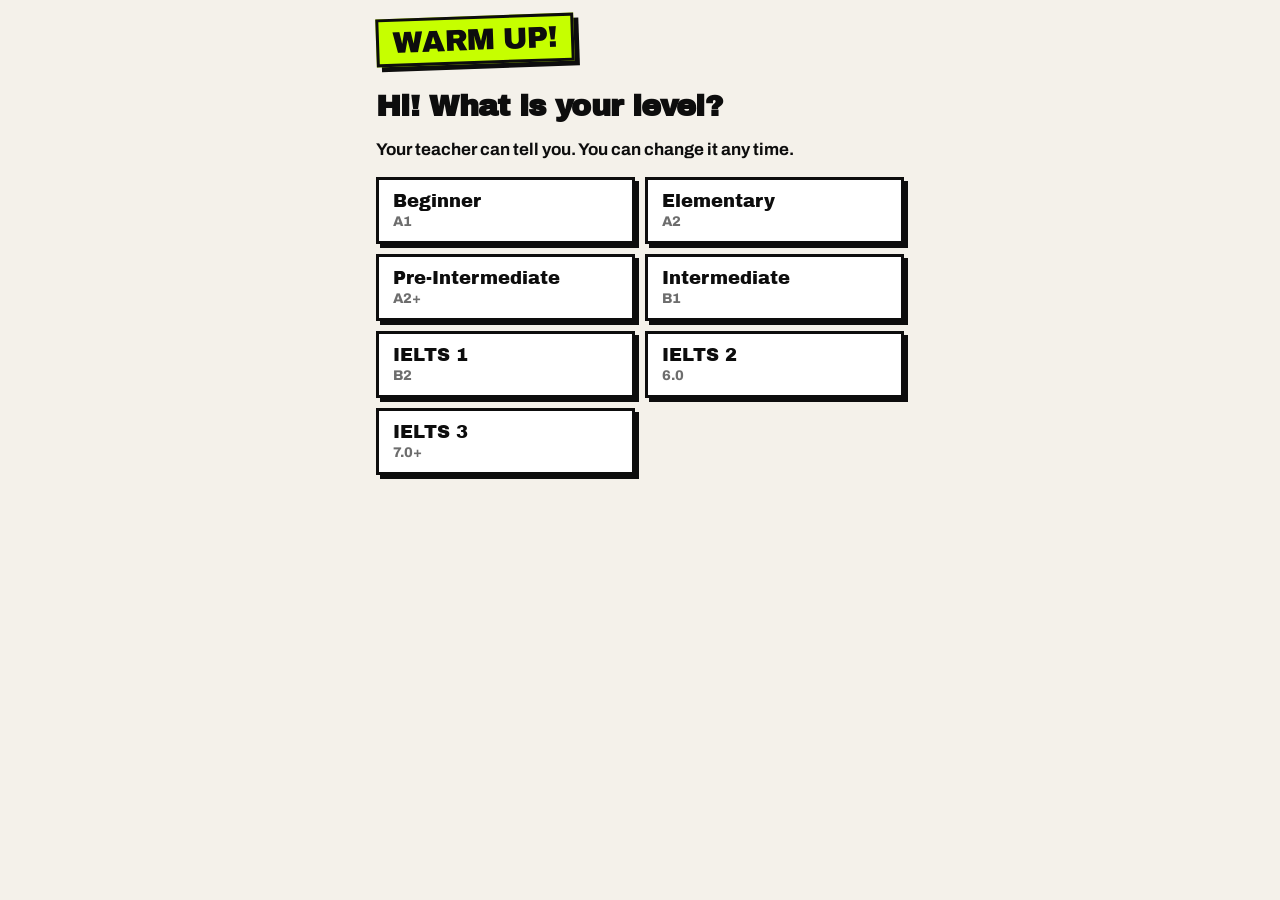
<file: phone.html>
<!DOCTYPE html>
<html lang="en">
<head>
<meta charset="utf-8">
<meta name="viewport" content="width=device-width, initial-scale=1, viewport-fit=cover">
<meta name="theme-color" content="#f4f1ea">
<title>Warm Up</title>
<link rel="stylesheet" href="css/app.css">
<link rel="stylesheet" href="css/phone.css">
</head>
<body>
<!-- Warm Up on a phone: one student practises alone. The board (index.html) sends phones here by itself.
     Same scripts as index.html (content, edits, sync), then the phone screens in js/phone/. Add new games to both pages. -->
<div id="papp"></div>
<!-- The board code looks for its stage (edit bar, themes, toasts). It stays hidden here. -->
<div id="wrap" hidden><div id="stage"><div id="screen"></div></div></div>

<!-- Plain scripts (no modules) so the app opens by double-clicking this file. Order matters. -->
<script src="js/core.js"></script>
<script src="js/pictures.js"></script>
<script src="js/components.js"></script>
<script src="js/edit.js"></script>
<script src="js/sync.js"></script>
<script src="js/gamekit.js"></script>
<script src="js/teacher.js"></script>
<script src="js/grammarkit.js"></script>
<script src="js/themes.js"></script>
<script src="content/app.js"></script>
<script src="content/games.js"></script>
<script src="content/themes.js"></script>
<script src="content/groups.js"></script>
<script src="content/bomb.js"></script>
<script src="content/slot.js"></script>
<script src="content/hotseat.js"></script>
<script src="content/tug.js"></script>
<script src="content/dice.js"></script>
<script src="content/chain.js"></script>
<script src="content/names.js"></script>
<script src="content/standup.js"></script>
<script src="content/zones.js"></script>
<script src="content/opinion.js"></script>
<script src="content/findwho.js"></script>
<script src="content/chat.js"></script>
<script src="content/articles.js"></script>
<script src="content/flash.js"></script>
<script src="content/nearfar.js"></script>
<script src="content/where.js"></script>
<script src="content/volcano.js"></script>
<script src="content/timemachine.js"></script>
<script src="content/domino.js"></script>
<script src="content/pinit.js"></script>
<script src="content/sticky.js"></script>
<script src="content/phrasal.js"></script>
<script src="content/hunt.js"></script>
<script src="content/vanish.js"></script>
<script src="content/shuffle.js"></script>
<script src="content/vowels.js"></script>
<script src="content/detective.js"></script>
<script src="content/clues.js"></script>
<script src="content/lostword.js"></script>
<script src="content/sentence.js"></script>
<script src="content/replies.js"></script>
<script src="js/expr.js"></script>
<script src="content/partners.js"></script>
<script src="content/elias.js"></script>
<script src="content/minute.js"></script>
<script src="content/roleplay.js"></script>
<script src="content/occasions/newyear.js"></script>
<script src="content/occasions/scienceday.js"></script>
<script src="js/views/home.js"></script>
<script src="js/views/settings.js"></script>
<script src="js/games/bomb.js"></script>
<script src="js/games/slot.js"></script>
<script src="js/games/hotseat.js"></script>
<script src="js/games/tug.js"></script>
<script src="js/games/dice.js"></script>
<script src="js/games/chain.js"></script>
<script src="js/games/names.js"></script>
<script src="js/games/standup.js"></script>
<script src="js/games/zones.js"></script>
<script src="js/games/opinion.js"></script>
<script src="js/games/findwho.js"></script>
<script src="js/games/chat.js"></script>
<script src="js/games/articles.js"></script>
<script src="js/games/flash.js"></script>
<script src="js/games/nearfar.js"></script>
<script src="js/games/where.js"></script>
<script src="js/games/volcano.js"></script>
<script src="js/games/timemachine.js"></script>
<script src="js/games/domino.js"></script>
<script src="js/games/pinit.js"></script>
<script src="js/games/sticky.js"></script>
<script src="js/games/phrasal.js"></script>
<script src="js/games/hunt.js"></script>
<script src="js/games/vanish.js"></script>
<script src="js/games/shuffle.js"></script>
<script src="js/games/vowels.js"></script>
<script src="js/games/detective.js"></script>
<script src="js/games/clues.js"></script>
<script src="js/games/lostword.js"></script>
<script src="js/games/sentence.js"></script>
<script src="js/games/replies.js"></script>
<script src="js/games/partners.js"></script>
<script src="js/games/elias.js"></script>
<script src="js/games/minute.js"></script>
<script src="js/games/roleplay.js"></script>
<script src="js/phone/shell.js"></script>
<script src="js/phone/games-words.js"></script>
<script src="js/phone/games-grammar.js"></script>
<script src="js/phone/games-talk.js"></script>
<script src="js/phone/games-lostword.js"></script>
<script src="js/phone/games-replies.js"></script>
<script src="js/phone/games-partners.js"></script>
<script src="js/phone/games-elias.js"></script>
<script src="js/phone/games-more.js"></script>
<script src="js/phone/games-weekly.js"></script>
<script src="js/phone/games-sentence.js"></script>
<script src="js/phone/games-party.js"></script>
<script src="js/phone/games-roleplay.js"></script>
<script>WU.phone.boot();</script>
</body>
</html>
</file>
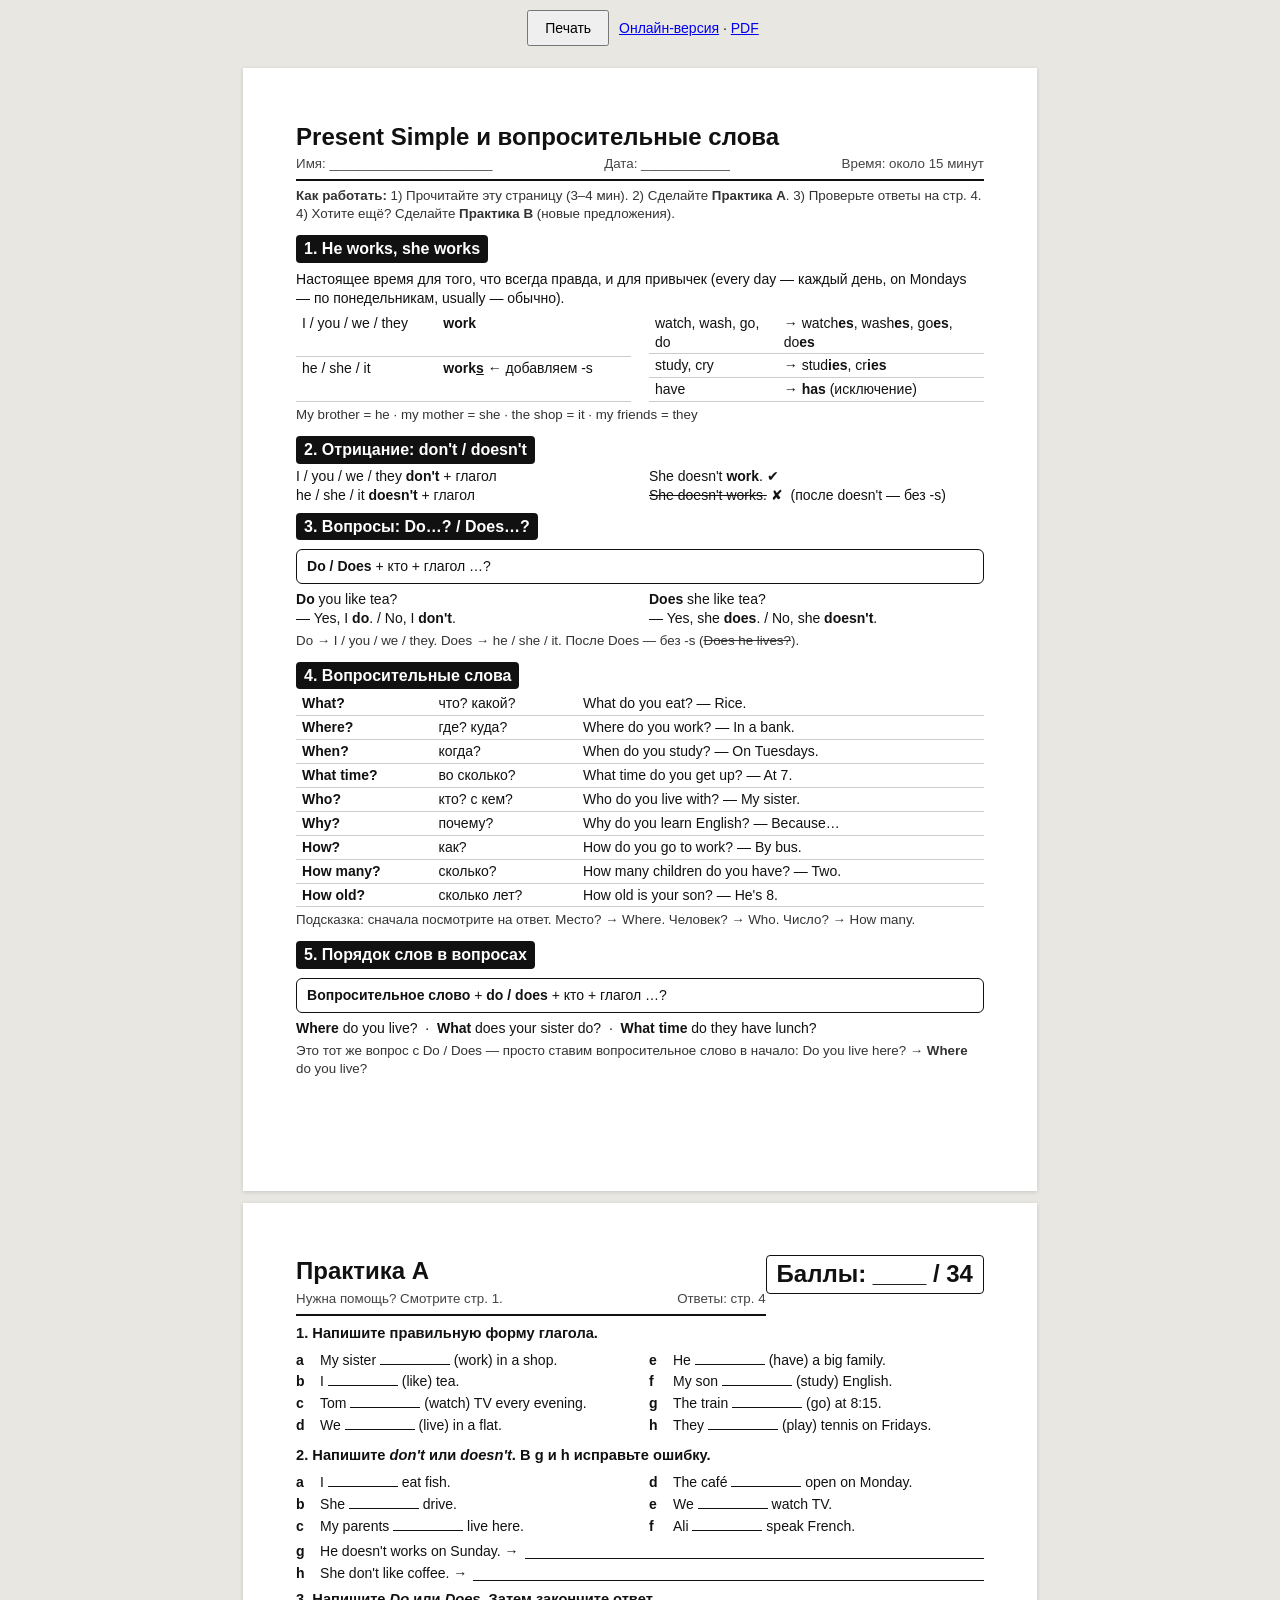
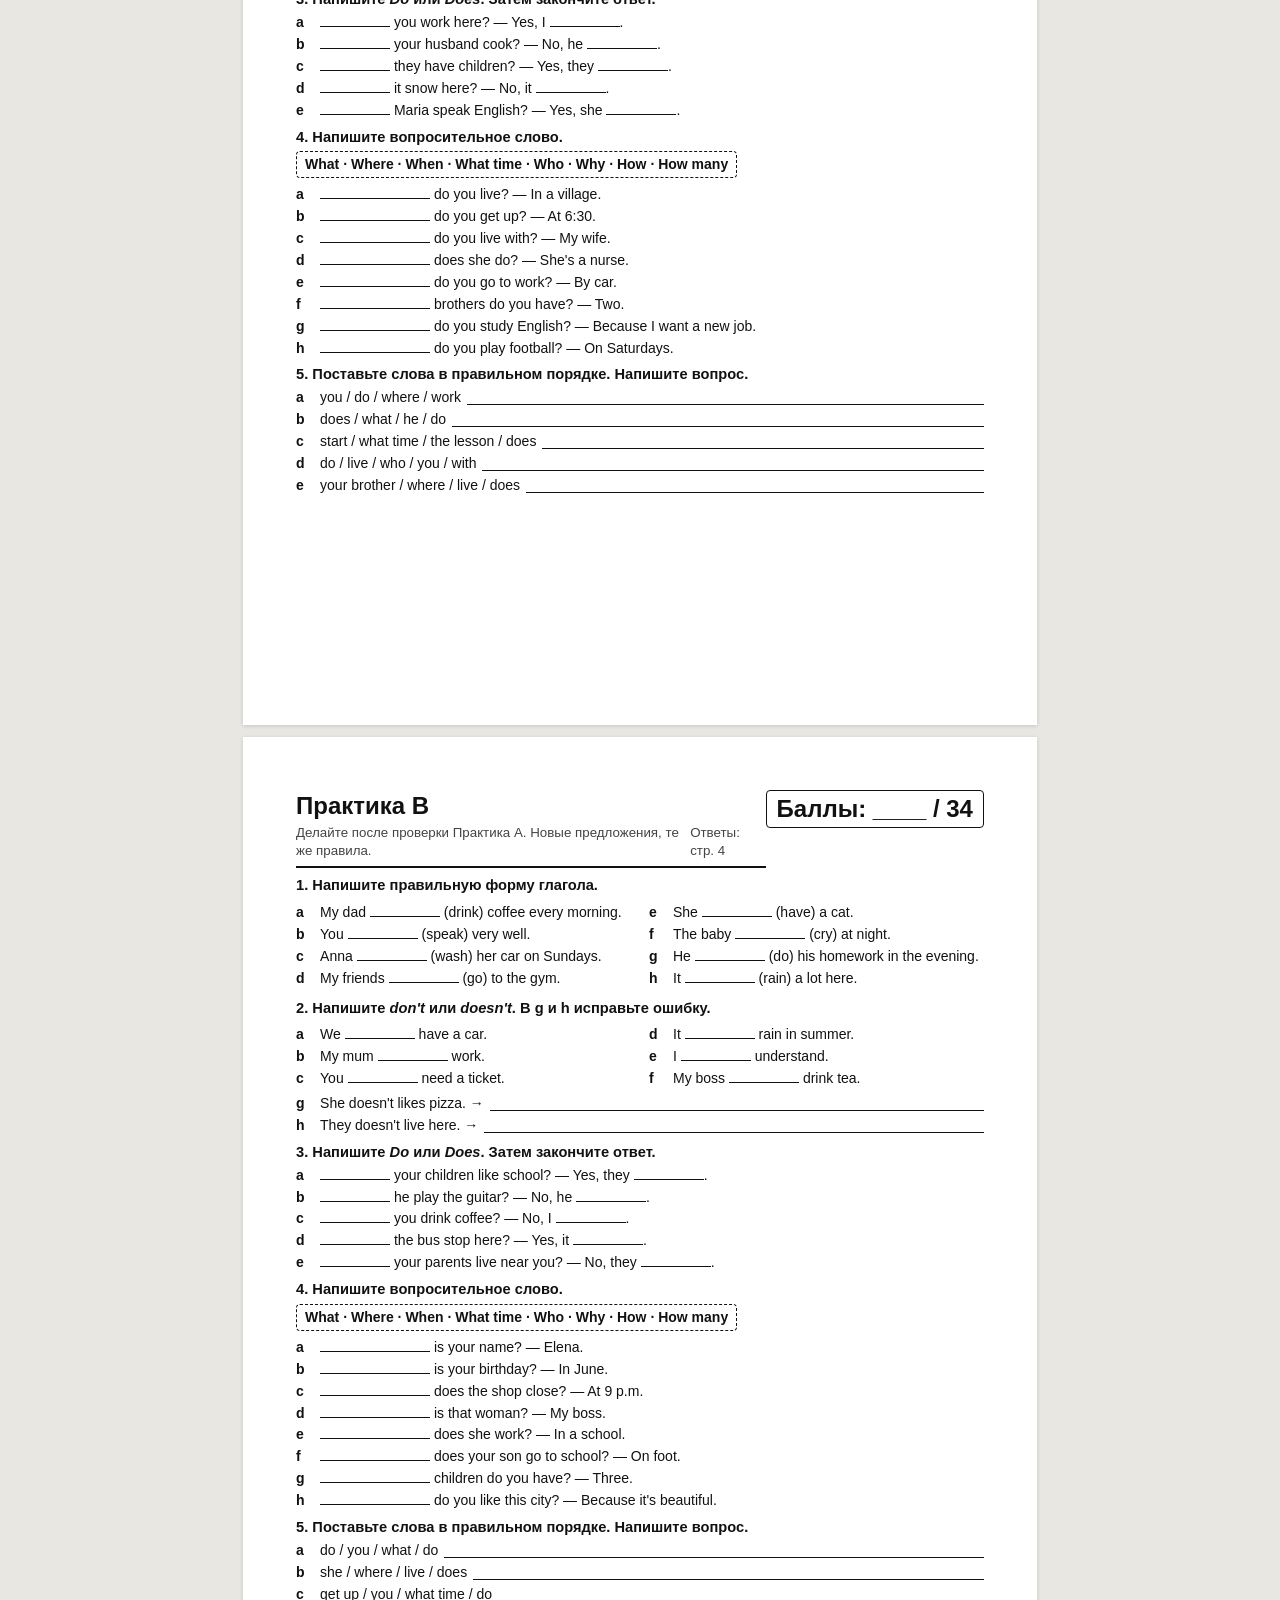
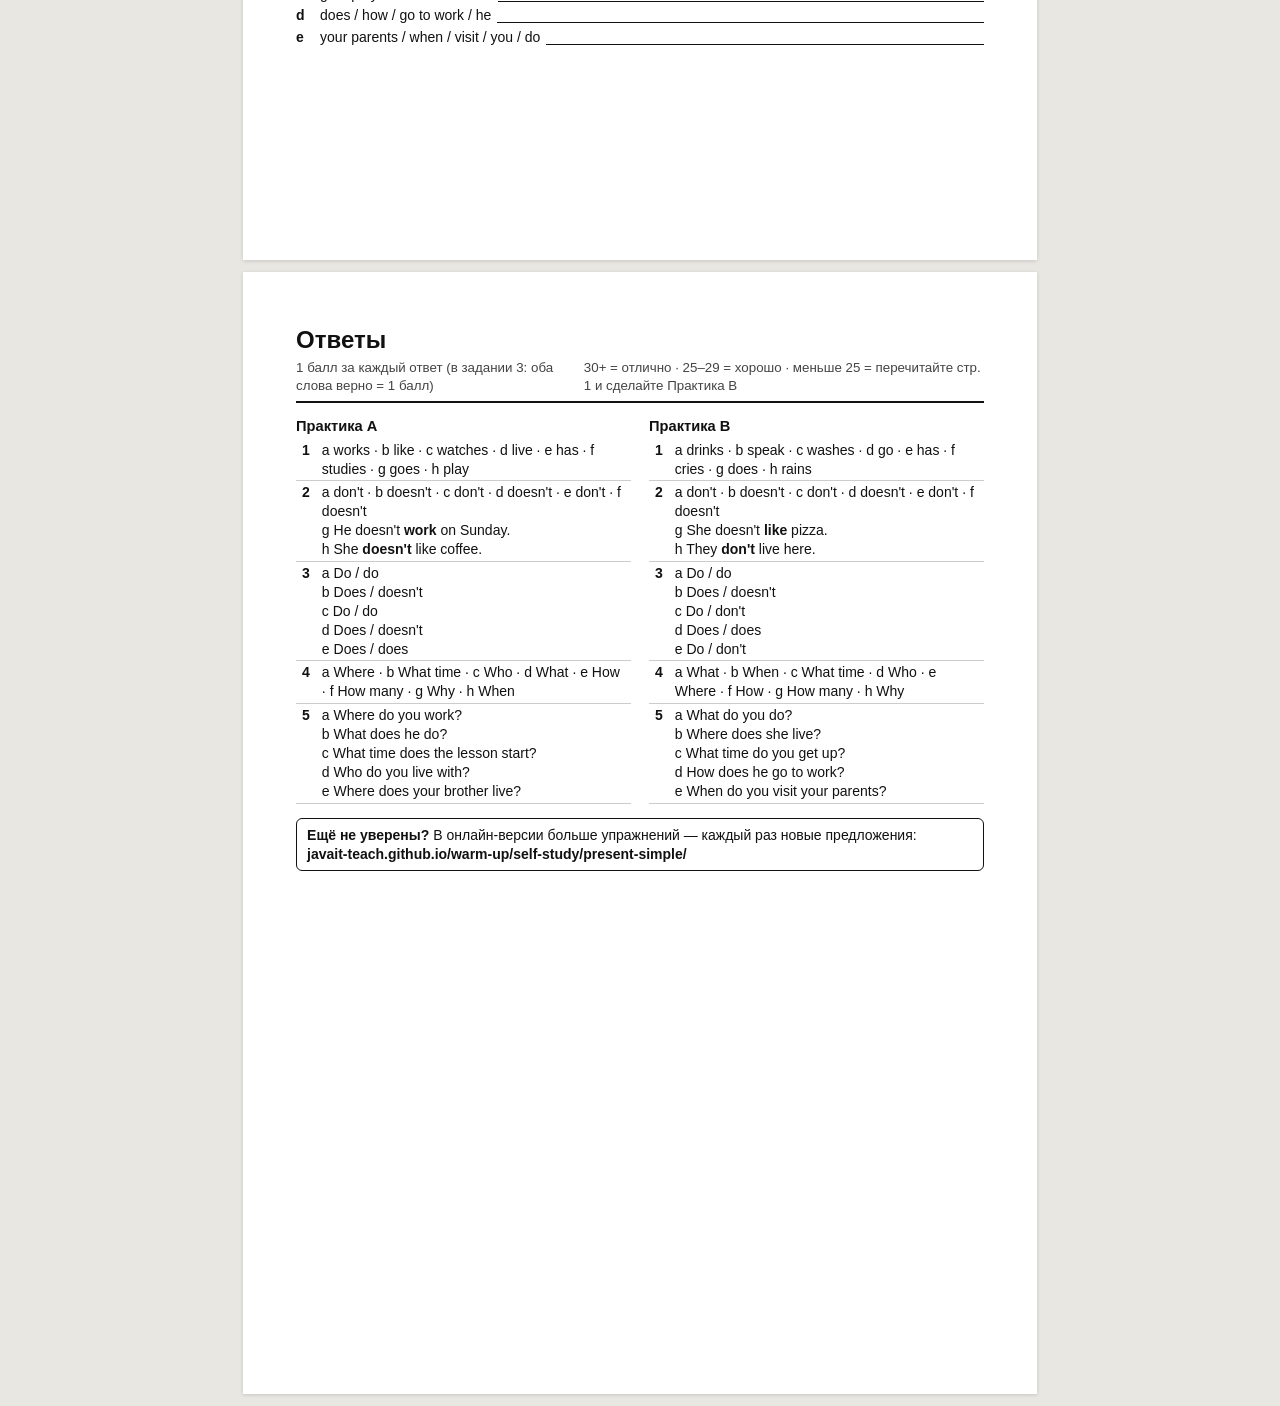
<file: self-study/present-simple/print.html>
<!DOCTYPE html>
<html lang="ru">
<head>
<meta charset="utf-8">
<meta name="viewport" content="width=device-width, initial-scale=1">
<title>Present Simple: лист для печати</title>
<style>
@page{size:A4;margin:11mm 13mm 10mm}
*{box-sizing:border-box}
body{margin:0;background:#e9e7e2;color:#111;font:10.5pt/1.35 Arial,Helvetica,sans-serif}
.page{background:#fff;width:210mm;min-height:297mm;margin:12px auto;padding:14mm;box-shadow:0 1px 4px rgba(0,0,0,.15)}
@media print{body{background:#fff}.page{margin:0;box-shadow:none;width:auto;min-height:0;padding:0;page-break-after:always}.page:last-child{page-break-after:auto}.noprint{display:none}}
@media (max-width:820px){.page{width:auto;min-height:0;margin:8px;padding:16px}}
h1{font-size:18pt;margin:0 0 2px}
h2{font-size:12pt;margin:8px 0 3px;padding:3px 8px;background:#111;color:#fff;display:inline-block;border-radius:4px}
h3{font-size:11pt;margin:8px 0 2px}
p{margin:4px 0}
.meta{display:flex;justify-content:space-between;font-size:10pt;color:#444;border-bottom:2px solid #111;padding-bottom:6px;margin-bottom:6px}
.grid{display:grid;grid-template-columns:1fr 1fr;gap:4px 18px}
.box{border:1.5px solid #111;border-radius:6px;padding:7px 10px;margin:6px 0}
table{border-collapse:collapse;width:100%}
td{padding:2px 6px;vertical-align:top}
.rt td{border-bottom:1px solid #ccc}
b.s{text-decoration:underline}
.ol{margin:2px 0 0;padding-left:0;list-style:none}
.ol li{margin:3px 0;display:flex;gap:6px}
.ol li>span:first-child{width:18px;flex:none;font-weight:bold}
.gap{display:inline-block;min-width:70px;border-bottom:1px solid #111}
.gap.l{min-width:110px}
.line{display:block;border-bottom:1px solid #111;height:17px;margin-top:0;flex:1}
.bank{border:1px dashed #111;border-radius:4px;padding:3px 8px;display:inline-block;font-weight:bold;margin:2px 0 4px}
.sc{float:right;font-weight:bold;border:1.5px solid #111;padding:2px 10px;border-radius:4px}
.key td{border-bottom:1px solid #ccc;font-size:10.5pt}
.note{font-size:10pt;color:#333}
.noprint{text-align:center;padding:10px;font:14px Arial}
.noprint button{font:inherit;padding:8px 16px;margin:0 6px;cursor:pointer}
</style>
</head>
<body>
<div class="noprint"><button onclick="window.print()">Печать</button> <a href="index.html">Онлайн-версия</a> · <a href="worksheet.pdf">PDF</a></div>

<!-- PAGE 1: RULES -->
<section class="page">
  <h1>Present Simple и вопросительные слова</h1>
  <div class="meta"><span>Имя: ______________________</span><span>Дата: ____________</span><span>Время: около 15 минут</span></div>
  <p class="note"><b>Как работать:</b> 1) Прочитайте эту страницу (3–4 мин). 2) Сделайте <b>Практика A</b>. 3) Проверьте ответы на стр. 4. 4) Хотите ещё? Сделайте <b>Практика B</b> (новые предложения).</p>

  <h2>1. He works, she works</h2>
  <p>Настоящее время для того, что всегда правда, и для привычек (every day — каждый день, on Mondays — по понедельникам, usually — обычно).</p>
  <div class="grid">
    <table class="rt">
      <tr><td>I / you / we / they</td><td><b>work</b></td></tr>
      <tr><td>he / she / it</td><td><b>work<b class="s">s</b></b> ← добавляем -s</td></tr>
    </table>
    <table class="rt">
      <tr><td>watch, wash, go, do</td><td>→ watch<b>es</b>, wash<b>es</b>, go<b>es</b>, do<b>es</b></td></tr>
      <tr><td>study, cry</td><td>→ stud<b>ies</b>, cr<b>ies</b></td></tr>
      <tr><td>have</td><td>→ <b>has</b> (исключение)</td></tr>
    </table>
  </div>
  <p class="note">My brother = he · my mother = she · the shop = it · my friends = they</p>

  <h2>2. Отрицание: don't / doesn't</h2>
  <div class="grid">
    <div>I / you / we / they <b>don't</b> + глагол<br>he / she / it <b>doesn't</b> + глагол</div>
    <div>She doesn't <b>work</b>. ✔<br><s>She doesn't works.</s> ✘ &nbsp;(после doesn't — без -s)</div>
  </div>

  <h2>3. Вопросы: Do…? / Does…?</h2>
  <div class="box"><b>Do / Does</b> + кто + глагол …?</div>
  <div class="grid">
    <div><b>Do</b> you like tea?<br>— Yes, I <b>do</b>. / No, I <b>don't</b>.</div>
    <div><b>Does</b> she like tea?<br>— Yes, she <b>does</b>. / No, she <b>doesn't</b>.</div>
  </div>
  <p class="note">Do → I / you / we / they. Does → he / she / it. После Does — без -s (<s>Does he lives?</s>).</p>

  <h2>4. Вопросительные слова</h2>
  <table class="rt">
    <tr><td><b>What?</b></td><td>что? какой?</td><td>What do you eat? — Rice.</td></tr>
    <tr><td><b>Where?</b></td><td>где? куда?</td><td>Where do you work? — In a bank.</td></tr>
    <tr><td><b>When?</b></td><td>когда?</td><td>When do you study? — On Tuesdays.</td></tr>
    <tr><td><b>What time?</b></td><td>во сколько?</td><td>What time do you get up? — At 7.</td></tr>
    <tr><td><b>Who?</b></td><td>кто? с кем?</td><td>Who do you live with? — My sister.</td></tr>
    <tr><td><b>Why?</b></td><td>почему?</td><td>Why do you learn English? — Because…</td></tr>
    <tr><td><b>How?</b></td><td>как?</td><td>How do you go to work? — By bus.</td></tr>
    <tr><td><b>How many?</b></td><td>сколько?</td><td>How many children do you have? — Two.</td></tr>
    <tr><td><b>How old?</b></td><td>сколько лет?</td><td>How old is your son? — He's 8.</td></tr>
  </table>
  <p class="note">Подсказка: сначала посмотрите на ответ. Место? → Where. Человек? → Who. Число? → How many.</p>

  <h2>5. Порядок слов в вопросах</h2>
  <div class="box"><b>Вопросительное слово</b> + <b>do / does</b> + кто + глагол …?</div>
  <p><b>Where</b> do you live? &nbsp;·&nbsp; <b>What</b> does your sister do? &nbsp;·&nbsp; <b>What time</b> do they have lunch?</p>
  <p class="note">Это тот же вопрос с Do / Does — просто ставим вопросительное слово в начало: Do you live here? → <b>Where</b> do you live?</p>
</section>

<!-- PAGE 2: PRACTICE A -->
<section class="page">
  <h1>Практика A <span class="sc">Баллы: ____ / 34</span></h1>
  <div class="meta"><span>Нужна помощь? Смотрите стр. 1.</span><span>Ответы: стр. 4</span></div>

  <h3>1. Напишите правильную форму глагола.</h3>
  <div class="grid">
  <ul class="ol">
    <li><span>a</span><span>My sister <span class="gap"></span> (work) in a shop.</span></li>
    <li><span>b</span><span>I <span class="gap"></span> (like) tea.</span></li>
    <li><span>c</span><span>Tom <span class="gap"></span> (watch) TV every evening.</span></li>
    <li><span>d</span><span>We <span class="gap"></span> (live) in a flat.</span></li>
  </ul>
  <ul class="ol">
    <li><span>e</span><span>He <span class="gap"></span> (have) a big family.</span></li>
    <li><span>f</span><span>My son <span class="gap"></span> (study) English.</span></li>
    <li><span>g</span><span>The train <span class="gap"></span> (go) at 8:15.</span></li>
    <li><span>h</span><span>They <span class="gap"></span> (play) tennis on Fridays.</span></li>
  </ul>
  </div>

  <h3>2. Напишите <i>don't</i> или <i>doesn't</i>. В g и h исправьте ошибку.</h3>
  <div class="grid">
  <ul class="ol">
    <li><span>a</span><span>I <span class="gap"></span> eat fish.</span></li>
    <li><span>b</span><span>She <span class="gap"></span> drive.</span></li>
    <li><span>c</span><span>My parents <span class="gap"></span> live here.</span></li>
  </ul>
  <ul class="ol">
    <li><span>d</span><span>The café <span class="gap"></span> open on Monday.</span></li>
    <li><span>e</span><span>We <span class="gap"></span> watch TV.</span></li>
    <li><span>f</span><span>Ali <span class="gap"></span> speak French.</span></li>
  </ul>
  </div>
  <ul class="ol">
    <li><span>g</span><span>He doesn't works on Sunday. →</span><span class="line"></span></li>
    <li><span>h</span><span>She don't like coffee. →</span><span class="line"></span></li>
  </ul>

  <h3>3. Напишите <i>Do</i> или <i>Does</i>. Затем закончите ответ.</h3>
  <ul class="ol">
    <li><span>a</span><span><span class="gap"></span> you work here? — Yes, I <span class="gap"></span>.</span></li>
    <li><span>b</span><span><span class="gap"></span> your husband cook? — No, he <span class="gap"></span>.</span></li>
    <li><span>c</span><span><span class="gap"></span> they have children? — Yes, they <span class="gap"></span>.</span></li>
    <li><span>d</span><span><span class="gap"></span> it snow here? — No, it <span class="gap"></span>.</span></li>
    <li><span>e</span><span><span class="gap"></span> Maria speak English? — Yes, she <span class="gap"></span>.</span></li>
  </ul>

  <h3>4. Напишите вопросительное слово.</h3>
  <div class="bank">What · Where · When · What time · Who · Why · How · How many</div>
  <ul class="ol">
    <li><span>a</span><span><span class="gap l"></span> do you live? — In a village.</span></li>
    <li><span>b</span><span><span class="gap l"></span> do you get up? — At 6:30.</span></li>
    <li><span>c</span><span><span class="gap l"></span> do you live with? — My wife.</span></li>
    <li><span>d</span><span><span class="gap l"></span> does she do? — She's a nurse.</span></li>
    <li><span>e</span><span><span class="gap l"></span> do you go to work? — By car.</span></li>
    <li><span>f</span><span><span class="gap l"></span> brothers do you have? — Two.</span></li>
    <li><span>g</span><span><span class="gap l"></span> do you study English? — Because I want a new job.</span></li>
    <li><span>h</span><span><span class="gap l"></span> do you play football? — On Saturdays.</span></li>
  </ul>

  <h3>5. Поставьте слова в правильном порядке. Напишите вопрос.</h3>
  <ul class="ol">
    <li><span>a</span><span>you / do / where / work</span><span class="line"></span></li>
    <li><span>b</span><span>does / what / he / do</span><span class="line"></span></li>
    <li><span>c</span><span>start / what time / the lesson / does</span><span class="line"></span></li>
    <li><span>d</span><span>do / live / who / you / with</span><span class="line"></span></li>
    <li><span>e</span><span>your brother / where / live / does</span><span class="line"></span></li>
  </ul>
</section>

<!-- PAGE 3: PRACTICE B -->
<section class="page">
  <h1>Практика B <span class="sc">Баллы: ____ / 34</span></h1>
  <div class="meta"><span>Делайте после проверки Практика A. Новые предложения, те же правила.</span><span>Ответы: стр. 4</span></div>

  <h3>1. Напишите правильную форму глагола.</h3>
  <div class="grid">
  <ul class="ol">
    <li><span>a</span><span>My dad <span class="gap"></span> (drink) coffee every morning.</span></li>
    <li><span>b</span><span>You <span class="gap"></span> (speak) very well.</span></li>
    <li><span>c</span><span>Anna <span class="gap"></span> (wash) her car on Sundays.</span></li>
    <li><span>d</span><span>My friends <span class="gap"></span> (go) to the gym.</span></li>
  </ul>
  <ul class="ol">
    <li><span>e</span><span>She <span class="gap"></span> (have) a cat.</span></li>
    <li><span>f</span><span>The baby <span class="gap"></span> (cry) at night.</span></li>
    <li><span>g</span><span>He <span class="gap"></span> (do) his homework in the evening.</span></li>
    <li><span>h</span><span>It <span class="gap"></span> (rain) a lot here.</span></li>
  </ul>
  </div>

  <h3>2. Напишите <i>don't</i> или <i>doesn't</i>. В g и h исправьте ошибку.</h3>
  <div class="grid">
  <ul class="ol">
    <li><span>a</span><span>We <span class="gap"></span> have a car.</span></li>
    <li><span>b</span><span>My mum <span class="gap"></span> work.</span></li>
    <li><span>c</span><span>You <span class="gap"></span> need a ticket.</span></li>
  </ul>
  <ul class="ol">
    <li><span>d</span><span>It <span class="gap"></span> rain in summer.</span></li>
    <li><span>e</span><span>I <span class="gap"></span> understand.</span></li>
    <li><span>f</span><span>My boss <span class="gap"></span> drink tea.</span></li>
  </ul>
  </div>
  <ul class="ol">
    <li><span>g</span><span>She doesn't likes pizza. →</span><span class="line"></span></li>
    <li><span>h</span><span>They doesn't live here. →</span><span class="line"></span></li>
  </ul>

  <h3>3. Напишите <i>Do</i> или <i>Does</i>. Затем закончите ответ.</h3>
  <ul class="ol">
    <li><span>a</span><span><span class="gap"></span> your children like school? — Yes, they <span class="gap"></span>.</span></li>
    <li><span>b</span><span><span class="gap"></span> he play the guitar? — No, he <span class="gap"></span>.</span></li>
    <li><span>c</span><span><span class="gap"></span> you drink coffee? — No, I <span class="gap"></span>.</span></li>
    <li><span>d</span><span><span class="gap"></span> the bus stop here? — Yes, it <span class="gap"></span>.</span></li>
    <li><span>e</span><span><span class="gap"></span> your parents live near you? — No, they <span class="gap"></span>.</span></li>
  </ul>

  <h3>4. Напишите вопросительное слово.</h3>
  <div class="bank">What · Where · When · What time · Who · Why · How · How many</div>
  <ul class="ol">
    <li><span>a</span><span><span class="gap l"></span> is your name? — Elena.</span></li>
    <li><span>b</span><span><span class="gap l"></span> is your birthday? — In June.</span></li>
    <li><span>c</span><span><span class="gap l"></span> does the shop close? — At 9 p.m.</span></li>
    <li><span>d</span><span><span class="gap l"></span> is that woman? — My boss.</span></li>
    <li><span>e</span><span><span class="gap l"></span> does she work? — In a school.</span></li>
    <li><span>f</span><span><span class="gap l"></span> does your son go to school? — On foot.</span></li>
    <li><span>g</span><span><span class="gap l"></span> children do you have? — Three.</span></li>
    <li><span>h</span><span><span class="gap l"></span> do you like this city? — Because it's beautiful.</span></li>
  </ul>

  <h3>5. Поставьте слова в правильном порядке. Напишите вопрос.</h3>
  <ul class="ol">
    <li><span>a</span><span>do / you / what / do</span><span class="line"></span></li>
    <li><span>b</span><span>she / where / live / does</span><span class="line"></span></li>
    <li><span>c</span><span>get up / you / what time / do</span><span class="line"></span></li>
    <li><span>d</span><span>does / how / go to work / he</span><span class="line"></span></li>
    <li><span>e</span><span>your parents / when / visit / you / do</span><span class="line"></span></li>
  </ul>
</section>

<!-- PAGE 4: ANSWERS -->
<section class="page">
  <h1>Ответы</h1>
  <div class="meta"><span>1 балл за каждый ответ (в задании 3: оба слова верно = 1 балл)</span><span>30+ = отлично · 25–29 = хорошо · меньше 25 = перечитайте стр. 1 и сделайте Практика B</span></div>
  <div class="grid">
    <div>
      <h3>Практика A</h3>
      <table class="key">
        <tr><td><b>1</b></td><td>a works · b like · c watches · d live · e has · f studies · g goes · h play</td></tr>
        <tr><td><b>2</b></td><td>a don't · b doesn't · c don't · d doesn't · e don't · f doesn't<br>g He doesn't <b>work</b> on Sunday.<br>h She <b>doesn't</b> like coffee.</td></tr>
        <tr><td><b>3</b></td><td>a Do / do<br>b Does / doesn't<br>c Do / do<br>d Does / doesn't<br>e Does / does</td></tr>
        <tr><td><b>4</b></td><td>a Where · b What time · c Who · d What · e How · f How many · g Why · h When</td></tr>
        <tr><td><b>5</b></td><td>a Where do you work?<br>b What does he do?<br>c What time does the lesson start?<br>d Who do you live with?<br>e Where does your brother live?</td></tr>
      </table>
    </div>
    <div>
      <h3>Практика B</h3>
      <table class="key">
        <tr><td><b>1</b></td><td>a drinks · b speak · c washes · d go · e has · f cries · g does · h rains</td></tr>
        <tr><td><b>2</b></td><td>a don't · b doesn't · c don't · d doesn't · e don't · f doesn't<br>g She doesn't <b>like</b> pizza.<br>h They <b>don't</b> live here.</td></tr>
        <tr><td><b>3</b></td><td>a Do / do<br>b Does / doesn't<br>c Do / don't<br>d Does / does<br>e Do / don't</td></tr>
        <tr><td><b>4</b></td><td>a What · b When · c What time · d Who · e Where · f How · g How many · h Why</td></tr>
        <tr><td><b>5</b></td><td>a What do you do?<br>b Where does she live?<br>c What time do you get up?<br>d How does he go to work?<br>e When do you visit your parents?</td></tr>
      </table>
    </div>
  </div>
  <div class="box" style="margin-top:14px">
    <b>Ещё не уверены?</b> В онлайн-версии больше упражнений — каждый раз новые предложения:<br>
    <b>javait-teach.github.io/warm-up/self-study/present-simple/</b>
  </div>
</section>
</body>
</html>
</file>
<file: css/app.css>
/* Warm Up: styles. Visual source of truth: the Claude Design "2b Riot Pop - Paper" boards.
   The board is a fixed 1920x1080 stage scaled to the window, so px values match the design. */

/* Fonts: Archivo Black + Archivo, bundled in /fonts (SIL Open Font License, see fonts/OFL.txt). No downloads. */
@font-face { font-family: 'Archivo Black'; src: url(../fonts/archivo-black.woff2) format('woff2'); font-weight: 400; font-display: block; }
@font-face { font-family: 'Archivo'; src: url(../fonts/archivo-500.woff2) format('woff2'); font-weight: 400 500; font-display: block; }
@font-face { font-family: 'Archivo'; src: url(../fonts/archivo-700.woff2) format('woff2'); font-weight: 600 700; font-display: block; }
@font-face { font-family: 'Archivo'; src: url(../fonts/archivo-800.woff2) format('woff2'); font-weight: 800 900; font-display: block; }

:root {
  --ink: #0d0d0d; --paper: #f4f1ea; --lime: #c6ff00; --orange: #ff5a1f; --blue: #3d6bff;
  --pink: #ff4fc3; --yellow: #ffe600; --teal: #00e5c7; --white: #ffffff;
  --display: 'Archivo Black', 'Arial Black', sans-serif;
  --body: 'Archivo', 'Arial', sans-serif;
}
* { box-sizing: border-box; }
html, body { margin: 0; height: 100%; background: var(--paper); overflow: hidden; } /* paper, so the space around the 16:9 stage blends in */
body { font-family: var(--body); color: var(--ink); -webkit-font-smoothing: antialiased; }
#wrap { position: fixed; left: 0; top: 0; right: 0; bottom: 0; display: flex; align-items: center; justify-content: center; overflow: hidden; }
#stage { position: relative; flex: none; width: 1920px; height: 1080px; overflow: hidden; background: var(--paper); user-select: none; -webkit-user-select: none; }
#screen { position: absolute; left: 0; top: 0; width: 100%; height: 100%; }
.display { font-family: var(--display); font-weight: normal; }
.pic { display: block; width: 100%; height: 100%; overflow: visible; }
[data-act], .tile, .btn, .hint, .pill, .seg > div { cursor: pointer; -webkit-tap-highlight-color: transparent; }
button { font: inherit; color: inherit; }

/* ---------- keyframes (from the design files) ---------- */
@keyframes wu-thump { 0% { transform: scale(1.09) } 100% { transform: scale(1) } }
@keyframes wu-idle { 0%, 100% { transform: translateY(0) rotate(0) } 50% { transform: translateY(-10px) rotate(-1.5deg) } }
@keyframes wu-spark { 0% { transform: scale(.75) rotate(0); opacity: .8 } 100% { transform: scale(1.25) rotate(45deg); opacity: 1 } }
@keyframes wu-shake { 0%, 100% { transform: translate(0, 0) } 10% { transform: translate(-40px, 24px) rotate(-1.5deg) } 20% { transform: translate(36px, -30px) rotate(1.5deg) } 30% { transform: translate(-30px, 18px) rotate(-1deg) } 40% { transform: translate(26px, -14px) rotate(1deg) } 55% { transform: translate(-16px, 10px) } 70% { transform: translate(10px, -6px) } 85% { transform: translate(-4px, 2px) } }
@keyframes wu-flash { 0% { opacity: 1 } 100% { opacity: 0 } }
@keyframes wu-tickflash { 0% { opacity: .16 } 100% { opacity: 0 } }
@keyframes wu-ring { from { transform: translate(-50%, -50%) scale(0) } to { transform: translate(-50%, -50%) scale(1) } }
@keyframes wu-slam { 0% { transform: scale(3.4) rotate(-14deg); opacity: 0 } 55% { transform: scale(.9) rotate(-6deg); opacity: 1 } 75% { transform: scale(1.05) rotate(-6deg) } 100% { transform: scale(1) rotate(-6deg) } }
@keyframes wu-slam2 { 0% { transform: scale(2.4) rotate(-8deg); opacity: 0 } 60% { transform: scale(.95) rotate(-2deg); opacity: 1 } 100% { transform: scale(1) rotate(-2deg) } }
@keyframes wu-debris { 0% { transform: translate(-50%, -50%) rotate(0); opacity: 1 } 100% { transform: translate(calc(-50% + var(--dx)), calc(-50% + var(--dy))) rotate(var(--rot)); opacity: 0 } }
@keyframes wu-catin { 0% { transform: translateY(60px) rotate(3deg); opacity: 0 } 100% { transform: none; opacity: 1 } }
@keyframes wu-rise { 0% { transform: translateY(50px); opacity: 0 } 100% { transform: none; opacity: 1 } }
@keyframes wu-wobble { 0% { transform: rotate(-5deg) scale(1) } 100% { transform: rotate(5deg) scale(1.08) } }
@keyframes wu-blink { 0%, 100% { color: #0d0d0d } 50% { color: #c4122a } }
@keyframes wu-pulse { 0%, 100% { transform: scale(1) } 50% { transform: scale(1.07) } }
@keyframes wu-flicker { 0% { opacity: 1 } 100% { opacity: .3 } }
@keyframes wu-reel { from { transform: translateY(0) } to { transform: translateY(-50%) } }
@keyframes wu-flip { 0%, 40% { transform: rotateY(0) } 50%, 80% { transform: rotateY(180deg) } 90%, 100% { transform: rotateY(0) } }
@keyframes wu-flipc { 0%, 44% { opacity: 0 } 46%, 84% { opacity: 1 } 86%, 100% { opacity: 0 } }
@keyframes wu-appear { 0% { opacity: 0; transform: translateY(14px) scale(.7) } 8%, 80% { opacity: 1; transform: none } 92%, 100% { opacity: 0; transform: none } }
@keyframes wu-flashword { 0%, 30% { opacity: 1 } 33.3%, 100% { opacity: 0 } }
@keyframes wu-scroll { from { transform: translateX(0) } to { transform: translateX(-50%) } }
@keyframes wu-tug { 0%, 100% { transform: translateX(-44px) } 50% { transform: translateX(44px) } }
@keyframes wu-roll { 0% { transform: rotate(0) scale(1) } 20% { transform: rotate(200deg) scale(.8) } 30%, 100% { transform: rotate(360deg) scale(1) } }
@keyframes wu-toast { 0% { transform: translate(-50%, 40px); opacity: 0 } 100% { transform: translate(-50%, 0); opacity: 1 } }
@keyframes wut-thump { 0% { transform: scale(1.35) } 100% { transform: scale(1) } }
@keyframes wut-shake { 0%, 100% { transform: translate(0, 0) } 25% { transform: translate(-7px, 3px) rotate(-1.5deg) } 75% { transform: translate(7px, -3px) rotate(1.5deg) } }
@keyframes wut-slam { 0% { transform: scale(2.6) rotate(-8deg); opacity: 0 } 60% { transform: scale(.94) rotate(-4deg); opacity: 1 } 100% { transform: scale(1) rotate(-4deg) } }
@keyframes wup-slam { 0% { transform: scale(3.4) rotate(-10deg); opacity: 0 } 55% { transform: scale(.9) rotate(-3deg); opacity: 1 } 75% { transform: scale(1.05) rotate(-3deg) } 100% { transform: scale(1) rotate(-3deg) } }
@keyframes wup-burst { 0% { transform: translate(-50%, -50%) scale(0); opacity: 1 } 100% { transform: translate(-50%, -50%) scale(1); opacity: 0 } }
@keyframes wup-jolt { 0%, 100% { transform: translate(0, 0) } 20% { transform: translate(-14px, 8px) } 40% { transform: translate(12px, -6px) } 60% { transform: translate(-8px, 4px) } 80% { transform: translate(4px, -2px) } }
@keyframes wus-bump { 0% { transform: scale(1.6) rotate(-6deg) } 100% { transform: scale(1) rotate(0) } }

/* ---------- shared pieces ---------- */
.logo { position: relative; padding: 0 22px; }
.logo::before { content: ''; position: absolute; left: 0; right: 0; top: 4px; bottom: 0; background: var(--lime); border: 3px solid var(--ink); box-shadow: 6px 6px 0 var(--ink); transform: rotate(-2.5deg); }
.logo span { position: relative; font-family: var(--display); font-size: 84px; line-height: 1; letter-spacing: -0.04em; }
.logo.small { padding: 0 16px; }
.logo.small::before { box-shadow: 5px 5px 0 var(--ink); }
.logo.small span { font-size: 48px; line-height: 1.15; }
.ibtn { width: 60px; height: 60px; border: 3px solid var(--ink); background: #fff; box-shadow: 4px 4px 0 var(--ink); display: flex; align-items: center; justify-content: center; color: var(--ink); flex: none; }
.ibtn:active, .btn:active, .hint:active { transform: translate(3px, 3px); box-shadow: 1px 1px 0 var(--ink); }
.tbtn { height: 60px; padding: 0 18px; border: 3px solid var(--ink); background: #fff; box-shadow: 4px 4px 0 var(--ink); display: flex; align-items: center; font-weight: 800; font-size: 24px; }
.tbtn.on { background: var(--ink); color: var(--lime); }
.chip-label { align-self: flex-start; font-weight: 800; font-size: 40px; letter-spacing: .06em; padding: 4px 18px; border: 4px solid var(--ink); line-height: 1.15; }
.btn { display: inline-flex; align-items: center; gap: 24px; padding: 22px 34px; background: var(--lime); border: 5px solid var(--ink); box-shadow: 10px 10px 0 var(--ink); font-family: var(--display); font-size: 52px; letter-spacing: -0.02em; line-height: 1.05; }
.btn:hover { box-shadow: 14px 14px 0 var(--ink); }
.btn.sm { gap: 18px; padding: 14px 24px; border-width: 4px; box-shadow: 8px 8px 0 var(--ink); font-size: 40px; background: #fff; }
.key { font-family: var(--display); font-size: 40px; background: var(--ink); color: var(--lime); padding: 6px 22px; line-height: 1.1; }
.btn.sm .key { font-size: 32px; padding: 4px 16px; color: #fff; }
.key.inv { color: #fff; }
.hints { position: absolute; left: 48px; right: 48px; bottom: 28px; display: flex; align-items: center; gap: 22px; }
.hint { display: flex; align-items: center; gap: 10px; }
.hint .k { min-width: 44px; height: 40px; padding: 0 12px; border: 3px solid var(--ink); background: #fff; display: flex; align-items: center; justify-content: center; font-size: 20px; font-weight: 800; }
.hint .l { font-size: 22px; font-weight: 700; }
.gh { position: absolute; left: 48px; top: 36px; right: 48px; height: 84px; display: flex; align-items: center; gap: 22px; z-index: 5; }
.gh .title { font-family: var(--display); font-size: 48px; letter-spacing: -0.03em; }
.lvchip { display: flex; align-items: center; gap: 10px; height: 56px; padding: 0 24px; border-radius: 999px; background: var(--ink); color: var(--lime); font-size: 26px; font-weight: 800; }
.lvchip span { color: #fff; font-weight: 700; }
.frame { display: inline-block; padding: 8px 22px; background: #fff; border: 4px solid var(--ink); box-shadow: 6px 6px 0 var(--ink); font-family: var(--display); font-size: 52px; letter-spacing: -0.02em; line-height: 1.1; }
.frame .gap { display: inline-block; width: 120px; border-bottom: 6px solid var(--ink); height: 40px; margin: 0 10px; vertical-align: baseline; }
.toast { position: absolute; left: 50%; bottom: 110px; transform: translate(-50%, 0); padding: 18px 32px; background: var(--ink); color: var(--lime); font-family: var(--display); font-size: 40px; box-shadow: 8px 8px 0 var(--pink); opacity: 0; pointer-events: none; z-index: 60; white-space: nowrap; }
.toast.show { animation: wu-toast .25s cubic-bezier(.2, .9, .3, 1.2) both; }

/* overlays */
.overlay { position: absolute; left: 0; top: 0; right: 0; bottom: 0; background: rgba(13, 13, 13, .55); display: flex; align-items: center; justify-content: center; z-index: 50; }
.panel { background: var(--paper); border: 5px solid var(--ink); box-shadow: 16px 16px 0 var(--ink); padding: 40px 48px; display: flex; flex-direction: column; gap: 26px; }
.help-panel { width: 1100px; }
.help-title { font-family: var(--display); font-size: 72px; line-height: 1; letter-spacing: -0.03em; }
.help-grid { display: grid; grid-template-columns: 1fr 1fr; gap: 18px 40px; }
.help-row { display: flex; align-items: center; gap: 18px; font-size: 32px; font-weight: 700; }
.help-row .key { font-size: 28px; padding: 4px 16px; min-width: 90px; text-align: center; color: #fff; }
.help-panel .btn { align-self: flex-start; font-size: 36px; padding: 12px 24px; background: #fff; }
.help-panel .btn .key { font-size: 26px; padding: 4px 14px; }

/* timer (WUTimer) */
.wut { position: relative; border-radius: 50%; border: 6px solid var(--ink); box-shadow: 12px 12px 0 var(--ink); cursor: pointer; }
.wut.shake { animation: wut-shake .22s linear infinite; }
.wut-in { position: absolute; border-radius: 50%; border: 6px solid var(--ink); display: flex; flex-direction: column; align-items: center; justify-content: center; transition: background .25s; }
.wut-d { font-family: var(--display); line-height: .9; letter-spacing: -0.05em; }
.wut-d.thump { animation: wut-thump .35s ease-out; }
.wut-d.slam { animation: wut-slam .5s both; }
.wut-l { font-weight: 800; letter-spacing: .14em; margin-top: 6px; }

/* picker (WUPicker) */
.picker-panel { width: 1400px; display: flex; flex-direction: column; gap: 22px; }
.picker-panel .chip-label { background: #fff; }
.pk-slab { position: relative; height: 320px; border: 5px solid var(--ink); background: #fff; box-shadow: 14px 14px 0 var(--ink); display: flex; align-items: center; justify-content: center; overflow: hidden; cursor: pointer; }
.pk-slab.jolt { animation: wup-jolt .45s .12s both; }
.pk-name { position: relative; font-family: var(--display); line-height: 1; letter-spacing: -0.04em; white-space: nowrap; }
.pk-name.slam { animation: wup-slam .55s cubic-bezier(.2, .9, .3, 1.2) both; }
.pk-burst { position: absolute; left: 50%; top: 50%; width: 1800px; height: 1800px; border-radius: 50%; border: 60px solid var(--lime); animation: wup-burst .8s .15s ease-out both; }
.pk-sub { font-size: 40px; font-weight: 800; }

/* scoreboard (WUScoreboard) */
.sb { position: absolute; right: 48px; bottom: 8px; display: inline-flex; background: var(--ink); border: 4px solid var(--ink); box-shadow: 10px 10px 0 var(--pink); z-index: 20; }
.sb-grip { width: 64px; display: flex; flex-direction: column; align-items: center; justify-content: space-between; padding: 12px 0; cursor: grab; touch-action: none; color: var(--lime); }
.sb-grip .v { writing-mode: vertical-rl; transform: rotate(180deg); font-weight: 800; font-size: 22px; letter-spacing: .24em; }
.sb-grip .b { width: 44px; height: 44px; border: 3px solid var(--lime); display: flex; align-items: center; justify-content: center; font-family: var(--display); font-size: 24px; cursor: pointer; margin-top: 8px; }
.sb-team { width: 190px; display: flex; flex-direction: column; align-items: center; padding: 14px 12px; gap: 6px; border-left: 4px solid var(--ink); }
.sb-name { font-weight: 800; font-size: 40px; letter-spacing: 0; max-width: 170px; overflow: hidden; text-overflow: ellipsis; white-space: nowrap; }
.sb-score { font-family: var(--display); font-size: 96px; line-height: 1; letter-spacing: -0.04em; }
.sb.compact .sb-team { padding: 6px 12px; gap: 0; cursor: pointer; }
.sb.compact .sb-name { font-size: 40px; line-height: 1.1; }
.sb.compact .sb-score { font-size: 56px; }
.sb.compact .sb-pm, .sb.compact .sb-grip .v { display: none; }
.sb.compact .sb-grip { padding: 6px 0; justify-content: center; }
.sb.compact .sb-grip .b { width: 38px; height: 38px; margin-top: 4px; font-size: 20px; }
.sb-score.bump { animation: wus-bump .35s ease-out; }
.sb-pm { display: flex; gap: 10px; }
.sb-pm div { width: 56px; height: 52px; background: var(--ink); display: flex; align-items: center; justify-content: center; font-family: var(--display); font-size: 34px; cursor: pointer; }

/* ---------- home ---------- */
.home { position: absolute; left: 0; top: 0; right: 0; bottom: 0; padding: 40px 48px; display: flex; flex-direction: column; gap: 28px; }
.home-top { display: flex; align-items: center; gap: 24px; height: 90px; }
.seg { display: flex; border: 3px solid var(--ink); border-radius: 999px; overflow: hidden; box-shadow: 5px 5px 0 var(--ink); }
.seg > div { padding: 14px 26px; background: #fff; font-size: 24px; font-weight: 700; }
.seg > div.on { background: var(--ink); color: var(--lime); font-weight: 800; }
.clchip { display: flex; align-items: center; gap: 14px; height: 60px; padding: 0 20px; border: 3px solid var(--ink); background: #fff; box-shadow: 5px 5px 0 var(--ink); max-width: 420px; }
.clchip .t { font-size: 20px; font-weight: 800; letter-spacing: .1em; color: #c4127f; }
.clchip .n { font-family: var(--display); font-size: 28px; line-height: 1; white-space: nowrap; overflow: hidden; text-overflow: ellipsis; }
.levels { display: flex; gap: 12px; }
.pill { flex: 1 1 auto; height: 64px; display: flex; align-items: center; justify-content: center; gap: 10px; padding: 0 20px; border: 3px solid var(--ink); border-radius: 999px; background: #fff; }
.pill b { font-size: 25px; font-weight: 800; white-space: nowrap; }
.pill i { font-style: normal; font-size: 20px; font-weight: 700; color: #5a5a5a; }
.pill.on { background: var(--ink); color: var(--lime); box-shadow: 5px 5px 0 var(--pink); }
.pill.on i { color: #fff; }
.grid { flex: 1; min-height: 0; display: grid; grid-template-columns: repeat(3, minmax(0, 1fr)); grid-template-rows: repeat(3, minmax(0, 1fr)); gap: 30px 36px; padding: 6px 14px 14px 4px; }
.tile { position: relative; display: flex; flex-direction: column; padding: 16px 26px 18px; border: 4px solid var(--ink); box-shadow: 10px 10px 0 var(--ink); min-height: 0; transition: box-shadow .12s, opacity .2s; }
.tile:hover { box-shadow: 14px 14px 0 var(--ink); }
.tile:focus { outline: 6px solid var(--ink); outline-offset: 6px; }
.tile .num { position: absolute; top: 0; right: 0; width: 60px; height: 60px; background: var(--ink); display: flex; align-items: center; justify-content: center; font-family: var(--display); font-size: 34px; }
.tile .pv { position: relative; flex: 1 1 auto; min-height: 50px; overflow: hidden; margin-right: 50px; }
.tile .pv-in { position: absolute; left: 0; top: 50%; width: 142.857%; height: 150px; transform: translateY(-50%) scale(.7); transform-origin: left center; display: flex; align-items: center; }
.tile .name { font-family: var(--display); font-size: 44px; line-height: 1.0; letter-spacing: -0.03em; margin-top: 4px; }
.tile .hook { margin-top: 6px; font-size: 22px; font-weight: 700; white-space: nowrap; overflow: hidden; text-overflow: ellipsis; }
.tile .fit { position: absolute; left: 18px; top: -16px; padding: 4px 12px; background: var(--pink); border: 3px solid var(--ink); font-size: 20px; font-weight: 800; letter-spacing: .06em; transform: rotate(-3deg); }
.tile.dim { opacity: .45; }
.tile.dim:hover { opacity: .8; }
.tile.off { filter: grayscale(1); opacity: .4; }
.tile.off .pv-in * { animation: none !important; }
.tile .lvlock { position: absolute; right: 80px; top: -16px; z-index: 2; padding: 4px 12px; background: var(--ink); color: #fff; border: 3px solid var(--ink); font-size: 20px; font-weight: 800; transform: rotate(2deg); }

/* ---------- The Bomb ---------- */
.bomb { position: absolute; left: 0; top: 0; right: 0; bottom: 0; transition: background .6s; }
.bomb .layer { position: absolute; left: 0; top: 0; right: 0; bottom: 0; }
.bomb .layer.shake { animation: wu-shake .9s cubic-bezier(.36, .07, .19, .97) both; }
.bomb-el { position: absolute; left: 170px; top: 250px; width: 600px; height: 600px; cursor: pointer; }
.bomb-el .rig { position: relative; width: 600px; height: 600px; animation: wu-idle 2.6s ease-in-out infinite; }
.bomb-el.lit .rig { animation: none; }
.bomb-el .fuse-rot { position: absolute; left: 380px; top: 118px; width: 0; height: 0; transform: rotate(-58deg); }
.bomb-el .fuse { position: absolute; left: 0; top: -9px; height: 18px; border-radius: 9px; background: repeating-linear-gradient(90deg, #0d0d0d 0 16px, #7a6a45 16px 21px); }
.bomb-el .end { position: absolute; top: -10px; width: 20px; height: 20px; border-radius: 50%; background: #7a6a45; }
.bomb-el .spark { position: absolute; top: -34px; width: 68px; height: 68px; border-radius: 50%; background: var(--yellow); border: 6px solid var(--orange); box-shadow: 0 0 0 14px rgba(255, 90, 31, .28), 0 0 40px 10px var(--yellow); animation: wu-spark .11s steps(2) infinite alternate; }
.bomb-el .body { position: absolute; left: 40px; top: 120px; width: 440px; height: 440px; }
.bomb-el .body.thump { animation: wu-thump .22s ease-out; }
.bomb-el .cap { position: absolute; left: 250px; top: -10px; width: 120px; height: 92px; background: var(--ink); border-top: 10px solid var(--lime); transform: rotate(40deg); }
.bomb-el .ball { position: absolute; left: 0; top: 0; width: 440px; height: 440px; border-radius: 50%; background: var(--ink); box-shadow: 16px 16px 0 var(--orange); }
.bomb-el .sh1 { position: absolute; left: 80px; top: 80px; width: 110px; height: 56px; border-radius: 50%; background: var(--paper); transform: rotate(-38deg); }
.bomb-el .sh2 { position: absolute; left: 214px; top: 110px; width: 28px; height: 28px; border-radius: 50%; background: var(--paper); }
.bomb .demo { position: absolute; left: 130px; top: 870px; padding: 8px 20px; background: var(--pink); border: 4px solid var(--ink); box-shadow: 6px 6px 0 var(--ink); font-family: var(--display); font-size: 40px; transform: rotate(-4deg); z-index: 3; }
.bomb .col { position: absolute; left: 880px; top: 170px; width: 980px; display: flex; flex-direction: column; align-items: flex-start; gap: 20px; }
.bomb .cat { font-family: var(--display); line-height: .95; letter-spacing: -0.035em; max-width: 980px; animation: wu-catin .5s cubic-bezier(.2, .9, .3, 1.2) both; }
.bomb .catrow { display: flex; align-items: center; gap: 28px; animation: wu-catin .5s cubic-bezier(.2, .9, .3, 1.2) both; }
.bomb .catrow .pic { width: 130px; height: 130px; flex: none; }
.bomb .ex { display: flex; gap: 22px; }
.bomb .ex > div { min-width: 196px; display: flex; flex-direction: column; align-items: center; gap: 4px; background: #fff; border: 4px solid var(--ink); box-shadow: 6px 6px 0 var(--ink); padding: 8px 14px 4px; }
.bomb .ex .pic { width: 104px; height: 104px; }
.bomb .ex span { font-size: 40px; font-weight: 800; line-height: 1.1; white-space: nowrap; }
.bomb .rule { font-size: 44px; font-weight: 700; line-height: 1.2; max-width: 900px; }
.bomb .rule.hot { font-weight: 800; animation: wu-blink .9s steps(1) infinite; }
.bomb .go { position: absolute; left: 880px; top: 830px; }
.bomb .qbox { position: absolute; left: 880px; top: 796px; display: flex; align-items: center; gap: 28px; padding: 14px 36px 14px 20px; background: var(--ink); box-shadow: 10px 10px 0 var(--orange); }
.bomb .qq { font-family: var(--display); font-size: 130px; line-height: 1; color: var(--lime); animation: wu-wobble .45s ease-in-out infinite alternate; }
.bomb .qbox .a { font-family: var(--display); font-size: 48px; line-height: 1; color: var(--paper); }
.bomb .qbox .b { font-size: 40px; font-weight: 700; color: var(--lime); }
.bomb .tickflash { position: absolute; left: 0; top: 0; right: 0; bottom: 0; background: var(--orange); pointer-events: none; animation: wu-tickflash .25s ease-out both; }
.bomb .blast { position: absolute; left: 0; top: 0; right: 0; bottom: 0; overflow: hidden; pointer-events: none; }
.bomb .blast .ring { position: absolute; width: 4600px; height: 4600px; border-radius: 50%; animation: wu-ring .7s cubic-bezier(.2, .8, .3, 1) both; }
.bomb .blast .deb { position: absolute; animation-name: wu-debris; animation-timing-function: cubic-bezier(.1, .8, .3, 1); animation-fill-mode: both; }
.bomb .blast .fl { position: absolute; left: 0; top: 0; right: 0; bottom: 0; background: #fff; animation: wu-flash .5s ease-out both; }
.bomb .boomtxt { position: absolute; left: 0; right: 0; top: 150px; display: flex; justify-content: center; pointer-events: none; }
.bomb .boomtxt div { font-family: var(--display); font-size: 420px; line-height: .9; letter-spacing: -0.06em; text-shadow: 16px 16px 0 var(--paper); animation: wu-slam .6s .18s cubic-bezier(.2, .9, .3, 1.3) both; }
.bomb .who { position: absolute; left: 0; right: 0; top: 620px; display: flex; flex-direction: column; align-items: center; gap: 44px; animation: wu-rise .45s both; }
.bomb .who .q { font-family: var(--display); font-size: 110px; line-height: 1; letter-spacing: -0.03em; }
.bomb .who .btn { background: var(--paper); }
.bomb .who .btn .key { color: var(--paper); }
.bomb .wheelbox { position: absolute; left: 140px; top: 170px; width: 840px; height: 840px; }
.bomb .wheel { position: absolute; left: 0; top: 0; width: 840px; height: 840px; border-radius: 50%; border: 8px solid var(--ink); box-shadow: 14px 14px 0 var(--ink); }
.bomb .wline { position: absolute; left: 412px; top: 412px; width: 0; height: 0; }
.bomb .wline div { position: absolute; left: -3px; top: -412px; width: 6px; height: 412px; background: var(--ink); }
.bomb .wseg { position: absolute; left: 412px; top: 412px; width: 0; height: 0; }
.bomb .wseg > div { position: absolute; left: 0; top: 0; width: 396px; height: 76px; transform: rotate(-90deg) translateY(-50%); transform-origin: 0 0; display: flex; align-items: center; justify-content: flex-end; gap: 10px; padding-right: 26px; font-family: var(--display); font-size: 40px; letter-spacing: -0.02em; white-space: nowrap; }
.bomb .wseg .pic { width: 64px; height: 64px; flex: none; transform: rotate(90deg); }
.bomb .hub { position: absolute; left: 340px; top: 340px; width: 160px; height: 160px; border-radius: 50%; background: var(--ink); border: 6px solid var(--paper); display: flex; align-items: center; justify-content: center; font-family: var(--display); font-size: 80px; color: var(--lime); }
.bomb .ptr1 { position: absolute; left: 790px; top: 372px; width: 130px; height: 96px; background: var(--ink); clip-path: polygon(0 50%, 100% 0, 100% 100%); }
.bomb .ptr2 { position: absolute; left: 822px; top: 394px; width: 84px; height: 52px; background: var(--lime); clip-path: polygon(0 50%, 100% 0, 100% 100%); }
.bomb .rcol { position: absolute; left: 1075px; top: 170px; width: 810px; display: flex; flex-direction: column; align-items: flex-start; gap: 30px; }
.bomb .live { font-family: var(--display); font-size: 150px; line-height: 1; letter-spacing: -0.04em; }
.bomb .res { padding: 36px 44px; border: 5px solid var(--ink); box-shadow: 14px 14px 0 var(--ink); animation: wu-slam2 .5s cubic-bezier(.2, .9, .3, 1.2) both; display: flex; gap: 28px; align-items: flex-start; }
.bomb .res .pic { width: 140px; height: 140px; flex: none; background: #fff; border: 4px solid var(--ink); padding: 8px; }
.bomb .res .t { font-family: var(--display); font-size: 96px; line-height: .98; letter-spacing: -0.035em; }
.bomb .res.long .t { font-size: 80px; }
.bomb .res .s { margin-top: 20px; font-size: 44px; font-weight: 800; line-height: 1.15; }
.bomb .acts { display: flex; gap: 26px; flex-wrap: wrap; animation: wu-rise .4s .4s both; }

/* ---------- settings ---------- */
.settings { width: 1640px; height: 940px; padding: 34px 44px; gap: 20px; }
.settings .top { display: flex; align-items: center; gap: 24px; }
.settings .top .h { font-family: var(--display); font-size: 64px; letter-spacing: -0.03em; line-height: 1; flex: 1; }
.settings .cols { flex: 1; min-height: 0; display: grid; grid-template-columns: 1fr 1fr; gap: 44px; }
.settings .c { display: flex; flex-direction: column; gap: 22px; min-height: 0; }
.settings .row { display: flex; align-items: center; gap: 20px; flex-wrap: wrap; }
.settings .lab { font-size: 28px; font-weight: 800; min-width: 250px; }
.settings .note { font-size: 22px; font-weight: 600; color: #444; }
.settings .seg > div { font-size: 24px; padding: 10px 22px; }
.settings .step { display: flex; align-items: center; gap: 14px; }
.settings .step .v { font-family: var(--display); font-size: 44px; min-width: 70px; text-align: center; }
.settings input[type=text], .settings textarea { font: 700 26px var(--body); color: var(--ink); border: 3px solid var(--ink); background: #fff; padding: 8px 12px; outline: none; user-select: text; -webkit-user-select: text; }
.settings input[type=text]:focus, .settings textarea:focus { box-shadow: 5px 5px 0 var(--pink); }
.settings textarea { width: 100%; flex: 1; min-height: 200px; resize: none; line-height: 1.3; }
.settings .team { display: flex; align-items: center; gap: 12px; }
.settings .team input { width: 230px; }
.settings .sw { width: 40px; height: 40px; border: 3px solid var(--ink); cursor: pointer; }
.settings .sw.on { outline: 4px solid var(--ink); outline-offset: 3px; }
.settings .classes { display: flex; flex-direction: column; gap: 10px; overflow: auto; max-height: 520px; padding: 4px 14px 14px 4px; }
.settings .cl { display: flex; align-items: center; gap: 14px; padding: 10px 14px; background: #fff; border: 3px solid var(--ink); }
.settings .cl.on { background: var(--lime); box-shadow: 5px 5px 0 var(--ink); }
.settings .cl .nm { flex: 1; font-size: 28px; font-weight: 800; overflow: hidden; text-overflow: ellipsis; white-space: nowrap; }
.settings .cl .ct { font-size: 22px; font-weight: 700; color: #444; }
.settings.history .hgroups { flex: 1; min-height: 0; overflow: auto; display: flex; flex-direction: column; gap: 18px; padding: 4px 14px 14px 4px; }
.settings.history .hg { background: #fff; border: 3px solid var(--ink); padding: 12px 16px; }
.settings.history .hg.on { box-shadow: 6px 6px 0 var(--lime), 6px 6px 0 3px var(--ink); }
.settings.history .hgh { display: flex; align-items: center; gap: 16px; }
.settings.history .hgh .nm { flex: 1; font-size: 30px; font-weight: 800; }
.settings.history .hgh .ct { font-size: 22px; font-weight: 700; color: #444; }
.settings.history .ht { width: 100%; border-collapse: collapse; margin-top: 10px; font-size: 21px; }
.settings.history .ht th { text-align: left; font-weight: 800; border-bottom: 3px solid var(--ink); padding: 4px 8px; }
.settings.history .ht td { border-bottom: 1px solid #ccc; padding: 4px 8px; font-weight: 600; }
.settings.history .ht td:first-child { width: 50%; }
.sbtn { padding: 10px 18px; border: 3px solid var(--ink); background: #fff; box-shadow: 4px 4px 0 var(--ink); font-size: 22px; font-weight: 800; cursor: pointer; white-space: nowrap; }
.sbtn.dark { background: var(--ink); color: var(--lime); }
.sbtn.warn { background: var(--orange); }
.sbtn:active { transform: translate(3px, 3px); box-shadow: 1px 1px 0 var(--ink); }

/* ---------- calm (reduced) motion ---------- */
.calm .tile .pv-in *, .calm .bomb-el .rig, .calm .bomb .qq, .calm .bomb .rule.hot, .calm .bomb-el .spark { animation: none !important; }
.calm .bomb .layer.shake, .calm .wut.shake, .calm .pk-slab.jolt { animation: none; }
.calm .bomb .boomtxt div, .calm .pk-name.slam, .calm .bomb .res { animation-duration: .01s; }

/* ---------- keyboard focus (laptop over HDMI: keyboard first) ---------- */
.overlay [tabindex]:focus, #editbar [tabindex]:focus, .tile:focus { outline: 5px solid var(--blue); outline-offset: 3px; }
.overlay input:focus, .overlay textarea:focus { outline: 4px solid var(--blue); outline-offset: 1px; }

/* ---------- edit mode ---------- */
.ibtn.on { background: var(--pink); }
#editbar { position: absolute; left: 0; right: 0; top: 0; z-index: 40; display: flex; flex-wrap: wrap; align-items: center; gap: 10px 16px; padding: 10px 20px; background: var(--ink); color: #fff; box-shadow: 0 6px 0 var(--pink); }
#editbar .sbtn { color: var(--ink); padding: 6px 14px; font-size: 20px; box-shadow: 3px 3px 0 var(--pink); }
#editbar .sbtn.dark { background: var(--pink); color: var(--ink); box-shadow: none; }
.eb-chip { background: var(--pink); color: var(--ink); font-weight: 800; font-size: 22px; letter-spacing: .08em; padding: 4px 12px; }
.eb-lv { font-weight: 800; font-size: 20px; color: var(--lime); }
.eb-note { font-size: 18px; font-weight: 600; color: #ddd; }
body.editing #screen [data-edit] { outline: 5px dashed var(--pink); outline-offset: 6px; cursor: pointer; }
body.editing #screen [data-edit]:hover, body.editing #screen [data-edit]:focus { outline: 6px solid var(--pink); background-color: rgba(255, 79, 195, .12); }
body.editing .gh { top: calc(var(--ebh, 64px) + 12px); }

/* editor panel */
.editor { width: 1800px; height: 1000px; padding: 26px 34px; gap: 16px; }
.ed-top { display: flex; align-items: center; gap: 14px; }
.ed-h { font-family: var(--display); font-size: 48px; letter-spacing: -0.03em; line-height: 1; margin-right: 10px; }
.ed-lv { display: flex; gap: 8px; }
.pill.sm { flex: 1 1 auto; height: 44px; padding: 0 12px; border-width: 3px; }
.pill.sm b { font-size: 20px; }
.ed-body { flex: 1; min-height: 0; display: grid; grid-template-columns: 760px 1fr; gap: 30px; }
.ed-left, .ed-right { display: flex; flex-direction: column; gap: 14px; min-height: 0; }
.ed-list { flex: 1; min-height: 0; overflow: auto; display: flex; flex-direction: column; gap: 6px; padding: 4px 10px 8px 4px; }
.ed-row { display: flex; align-items: center; gap: 12px; padding: 6px 12px; background: #fff; border: 3px solid var(--ink); cursor: pointer; min-height: 56px; }
.ed-row.on { background: var(--lime); box-shadow: 4px 4px 0 var(--ink); }
.ed-row.del { background: transparent; border-style: dashed; color: #666; }
.ed-row.del .ed-t { text-decoration: line-through; }
.ed-n { font-weight: 800; font-size: 18px; width: 30px; color: #555; }
.ed-t { flex: 1; font-size: 24px; font-weight: 700; overflow: hidden; text-overflow: ellipsis; white-space: nowrap; }
.ed-b { font-size: 16px; font-weight: 800; padding: 2px 8px; background: var(--yellow); border: 2px solid var(--ink); }
.ed-b.new { background: var(--teal); }
.ed-th { width: 44px; height: 44px; flex: none; display: inline-block; }
.ed-th.empty { border: 2px dashed #bbb; }
.ed-pics .ed-th { width: 72px; height: 72px; background: #fff; border: 3px solid var(--ink); padding: 3px; }
.ed-acts { display: flex; gap: 12px; flex-wrap: wrap; }
.ed-form { display: flex; flex-direction: column; gap: 18px; overflow: auto; }
.ed-f { display: flex; flex-direction: column; gap: 6px; }
.ed-f .lab { font-size: 24px; font-weight: 800; }
.ed-f input { font: 700 28px var(--body); border: 3px solid var(--ink); background: #fff; padding: 8px 12px; color: var(--ink); user-select: text; -webkit-user-select: text; }
.ed-f input[type=number] { width: 180px; }
.ed-pics { display: flex; align-items: center; gap: 12px; flex-wrap: wrap; }
.editor .note, .settings .note { font-size: 20px; font-weight: 600; color: #444; }
img.pic { object-fit: contain; }
.ed-pick { display: flex; flex-direction: column; gap: 10px; min-height: 0; flex: 1; }
.ed-pick .row { display: flex; gap: 12px; align-items: center; }
.ed-pick input { font: 700 26px var(--body); border: 3px solid var(--ink); padding: 8px 12px; background: #fff; user-select: text; -webkit-user-select: text; }
.ed-grid { flex: 1; min-height: 0; overflow: auto; display: grid; grid-template-columns: repeat(6, 1fr); gap: 8px; padding: 4px 10px 10px 4px; align-content: start; }
.ed-cell { background: #fff; border: 3px solid var(--ink); padding: 6px 4px 2px; display: flex; flex-direction: column; align-items: center; cursor: pointer; }
.ed-cell .pic { width: 70px; height: 70px; }
.ed-cell span { font-size: 16px; font-weight: 700; white-space: nowrap; overflow: hidden; text-overflow: ellipsis; max-width: 100%; }
.ed-cell.on { background: var(--lime); }
.ed-cell.cur { outline: 5px solid var(--blue); outline-offset: 1px; }

/* settings: move data between devices */
.settings .move { border: 4px solid var(--ink); background: var(--yellow); box-shadow: 6px 6px 0 var(--ink); padding: 14px 18px; display: flex; flex-direction: column; gap: 10px; }
.settings .move .h2 { font-family: var(--display); font-size: 34px; line-height: 1; }
body.editing .home { padding-top: calc(var(--ebh, 64px) + 20px); }

.bomb .res { max-width: 810px; }
.bomb .res .frame { display: block; font-size: 44px; line-height: 1.25; box-shadow: 5px 5px 0 var(--ink); }
.bomb .res .frame .gap { width: 90px; height: 30px; }

/* edit mode: example-card editor, section headings, audit warning */
.ed-head { font-family: var(--display); font-size: 28px; margin-top: 8px; padding-bottom: 4px; border-bottom: 3px solid var(--ink); }
.ed-exs { display: flex; flex-direction: column; gap: 8px; }
.ed-ex { display: flex; align-items: center; gap: 6px; background: #fff; border: 3px solid var(--ink); padding: 6px 8px; }
.ed-ex .ed-th { width: 46px; height: 46px; flex: none; }
.ed-ex .sbtn { padding: 5px 8px; font-size: 17px; box-shadow: 3px 3px 0 var(--ink); }
.ed-ex input { font: 700 20px var(--body); border: 3px solid var(--ink); padding: 4px 6px; width: 120px; user-select: text; -webkit-user-select: text; }
.ed-ex input.p { width: 110px; }
.ed-ex select { font: 700 22px var(--body); border: 3px solid var(--ink); padding: 3px 4px; background: #fff; }
.ed-shows { flex: 1; min-width: 0; font-size: 19px; font-weight: 800; color: var(--blue); white-space: nowrap; overflow: hidden; text-overflow: ellipsis; }
.editor .ed-form { padding-right: 10px; }
.eb-warn { background: #ff2020; color: #fff; font-weight: 800; font-size: 20px; padding: 4px 10px; }
body.editing .not-editable { outline: 6px dashed #ff2020 !important; outline-offset: 4px; }

/* sync */
.settings .c.scroll { overflow: auto; padding-right: 10px; }
.settings .steps { margin: 0; padding-left: 28px; font-size: 20px; font-weight: 600; line-height: 1.35; }
.settings .steps li { margin: 2px 0; }
.settings input[type=password] { font: 700 22px var(--body); border: 3px solid var(--ink); background: #fff; padding: 8px 12px; user-select: text; -webkit-user-select: text; }
.settings .sync-line { font-weight: 800; }
.settings .resetbox { border: 4px solid var(--ink); background: #ffd2c2; padding: 12px 16px; display: flex; flex-direction: column; gap: 10px; }
.eb-sync { font-weight: 800; font-size: 18px; padding: 4px 10px; background: #333; color: #fff; white-space: nowrap; }
.eb-sync.s-saved { background: var(--lime); color: var(--ink); }
.eb-sync.s-saving, .eb-sync.s-pending, .eb-sync.s-loading { background: var(--yellow); color: var(--ink); }
.eb-sync.s-offline, .eb-sync.s-error { background: var(--orange); color: var(--ink); }
.eb-sync.s-token { background: #ff2020; }
.editor .ed-ro { background: var(--yellow); border: 3px solid var(--ink); padding: 8px 14px; font-weight: 800; font-size: 22px; }
.editor.ro [data-a="add"], .editor.ro [data-a="del"], .editor.ro [data-a="resetitem"], .editor.ro [data-restore], .editor.ro [data-pick], .editor.ro [data-up],
.editor.ro [data-clear], .editor.ro [data-bool], .editor.ro [data-exa], .editor.ro [data-exmv], .editor.ro [data-exdel], .editor.ro [data-expick], .editor.ro [data-exup] { display: none; }

.eb-chip, .eb-lv, #editbar .sbtn { white-space: nowrap; }

#editbar .eb-fixed { display: flex; align-items: center; gap: 12px; flex: none; }
#editbar .eb-lists { display: flex; flex-wrap: wrap; align-items: center; gap: 10px 12px; flex: 1 1 400px; min-width: 0; }
.ed-f select { font: 700 26px var(--body); border: 3px solid var(--ink); background: #fff; padding: 6px 10px; align-self: flex-start; }

/* ---------- Slot Machine of Chaos ---------- */
.wut-l { text-align: center; line-height: 1; padding: 0 12px; letter-spacing: 0; }
.slot { position: absolute; left: 0; top: 0; right: 0; bottom: 0; }
.slot .layer { position: absolute; left: 0; top: 0; right: 0; bottom: 0; }
.slot .row1 { position: absolute; left: 48px; right: 48px; top: 140px; display: flex; gap: 28px; }
.slot .row2 { position: absolute; left: 48px; right: 48px; top: 438px; display: flex; gap: 36px; align-items: flex-end; }
.slot .reel { flex: 1 1 0; min-width: 0; display: flex; flex-direction: column; gap: 10px; }
.slot .win { position: relative; height: 210px; background: var(--ink); border: 5px solid var(--ink); box-shadow: 10px 10px 0 var(--orange); overflow: hidden; display: flex; align-items: center; justify-content: center; padding: 10px 26px; }
.slot .row2 .win { height: 290px; }
.slot .tslot { flex: none; width: 0; }
.slot .row2.withtimer .tslot { width: 330px; }
.slot .rtxt { font-family: var(--display); line-height: 1; letter-spacing: -0.03em; text-align: center; }
.slot .rtxt.qm { font-size: 150px; }
.slot .rbox { display: flex; align-items: center; gap: 26px; max-width: 100%; }
.slot .rcol { display: flex; flex-direction: column; align-items: center; min-width: 0; }
.slot .rsub { color: #fff; font-weight: 800; font-size: 40px; line-height: 1.1; margin-top: 10px; text-align: center; }
.slot .rpic { flex: none; width: 150px; height: 150px; background: #fff; border: 4px solid var(--ink); padding: 8px; }
.slot .row1 .rpic { width: 120px; height: 120px; padding: 6px; }
@keyframes wus-land { 0% { transform: scale(1.8); opacity: 0 } 60% { transform: scale(.95); opacity: 1 } 100% { transform: none } }
.slot .land { animation: wus-land .4s cubic-bezier(.2, .9, .3, 1.2) both; }
.slot .strip { position: absolute; left: 0; right: 0; top: 0; animation: wu-reel .5s linear infinite; filter: blur(1.5px); }
.slot .strip div { height: 105px; display: flex; align-items: center; justify-content: center; font-family: var(--display); font-size: 64px; white-space: nowrap; overflow: hidden; }
.slot .row2 .strip div { height: 145px; font-size: 96px; }
.slot .bottom { position: absolute; left: 48px; right: 48px; top: 820px; height: 184px; display: flex; flex-direction: column; justify-content: center; gap: 12px; }
.slot .brow, .slot .ask, .slot .askrow { display: flex; align-items: center; gap: 30px; flex-wrap: wrap; }
.slot .rule { font-size: 44px; font-weight: 800; line-height: 1.15; }
.slot .ask .chip-label { align-self: center; }
.slot .askers { font-family: var(--display); font-size: 80px; line-height: 1; letter-spacing: -0.03em; }
.slot .demo { align-self: flex-start; padding: 6px 20px; background: var(--pink); border: 4px solid var(--ink); box-shadow: 6px 6px 0 var(--ink); font-family: var(--display); font-size: 40px; transform: rotate(-2deg); }
.slot .btn .key { color: var(--lime); }
.calm .slot .strip { animation-duration: 1.5s; filter: none; }
.calm .slot .land { animation: none; }

.scene.bg-park { background: linear-gradient(#bfe6ff 0 58%, #8fd46a 58%); }
.scene.bg-beach { background: linear-gradient(#bfe6ff 0 46%, #3d9bff 46% 62%, #f6d98b 62%); }
.scene.bg-room { background: linear-gradient(#f7e3c4 0 68%, #c89660 68%); }
.scene.bg-kitchen { background: linear-gradient(#fff4b8 0 64%, #d9d9d9 64%); }
.scene.bg-city { background: linear-gradient(#cfe8ff 0 55%, #d0d0d0 55% 68%, #9a9a9a 68%); }
.scene.bg-snow { background: linear-gradient(#dfefff 0 55%, #ffffff 55%); }
.scene.bg-night { background: linear-gradient(#1d2a5a 0 68%, #2d4a2d 68%); }
.scene.bg-sea { background: linear-gradient(#5fb0ff, #1a4fa0); }
.scene.bg-farm { background: linear-gradient(#bfe6ff 0 52%, #c9e27a 52%); }
.scene.bg-rain { background: linear-gradient(#9aa7b5 0 58%, #6aa86a 58%); }
.scene.bg-space { background: radial-gradient(circle at 70% 30%, #2a2a70, #0d0d2a 70%); }
.scene.bg-stage { background: linear-gradient(#3a1d5a 0 74%, #7a4a2a 74%); }

/* ---------- Hot Seat ---------- */
.hseat { position: absolute; left: 0; top: 0; right: 0; bottom: 0; }
.hseat .layer { position: absolute; left: 0; top: 0; right: 0; bottom: 0; }
.hseat .hcard { position: absolute; left: 70px; top: 160px; width: 1280px; height: 830px; background: #fff; border: 6px solid var(--ink); box-shadow: 14px 14px 0 var(--pink); padding: 36px 44px; display: flex; flex-direction: column; align-items: flex-start; gap: 24px; }
.hseat .hq { font-family: var(--display); font-size: 64px; line-height: 1; letter-spacing: -0.03em; }
.hseat .pname { font-family: var(--display); font-size: 150px; line-height: 1.12; letter-spacing: -0.04em; max-width: 100%; overflow: hidden; text-overflow: ellipsis; white-space: nowrap; animation: wu-slam2 .5s cubic-bezier(.2, .9, .3, 1.2) both; }
.hseat .rule { font-size: 44px; font-weight: 800; line-height: 1.15; }
.hseat .rule.hot2 { color: #c4127f; }
.hseat .acts { display: flex; gap: 26px; flex-wrap: wrap; align-items: center; margin-top: auto; }
.hseat .demo { padding: 6px 20px; background: var(--pink); border: 4px solid var(--ink); box-shadow: 6px 6px 0 var(--ink); font-family: var(--display); font-size: 40px; transform: rotate(-2deg); }
.hseat .wrow { width: 100%; height: 440px; display: flex; align-items: center; justify-content: center; gap: 44px; }
.hseat .wrow.in { animation: wu-catin .35s cubic-bezier(.2, .9, .3, 1.2) both; }
.hseat .wpic { flex: none; width: 330px; height: 330px; }
.hseat .word { flex: 0 1 auto; min-width: 0; max-width: 100%; height: 100%; display: flex; align-items: center; font-family: var(--display); font-size: 170px; line-height: 1; letter-spacing: -0.04em; overflow: hidden; text-align: center; }
.hseat .banned { display: flex; flex-wrap: wrap; align-items: center; gap: 16px 22px; }
.hseat .banned .bl { font-weight: 800; font-size: 44px; }
.hseat .banned .bw { font-family: var(--display); font-size: 56px; line-height: 1.1; padding: 2px 18px; background: #ffd2c2; border: 4px solid var(--ink); text-decoration: line-through; text-decoration-thickness: 6px; text-decoration-color: #c4122a; }
.hseat .result { font-family: var(--display); font-size: 110px; line-height: 1; letter-spacing: -0.035em; animation: wu-slam2 .5s cubic-bezier(.2, .9, .3, 1.2) both; }
.hseat .newhigh { font-family: var(--display); font-size: 72px; padding: 6px 24px; background: var(--lime); border: 5px solid var(--ink); box-shadow: 8px 8px 0 var(--ink); animation: wu-pulse .8s ease-in-out infinite; }
.hseat .turn { font-family: var(--display); font-size: 56px; line-height: 1.05; padding: 10px 22px; border: 5px solid var(--ink); box-shadow: 8px 8px 0 var(--ink); }
.hseat .hside { position: absolute; left: 1420px; top: 160px; width: 440px; display: flex; flex-direction: column; align-items: center; gap: 20px; }
.hseat .who { font-family: var(--display); font-size: 56px; line-height: 1; max-width: 440px; overflow: hidden; text-overflow: ellipsis; white-space: nowrap; }
.hseat .scorebox { display: flex; align-items: baseline; gap: 20px; }
.hseat .scorebox .sl { font-weight: 800; font-size: 44px; }
.hseat .scorebox .sn { font-family: var(--display); font-size: 140px; line-height: 1; }
.hseat .hs { font-weight: 800; font-size: 44px; padding: 4px 16px; background: var(--yellow); border: 4px solid var(--ink); }
.hseat .hcard.tl { gap: 18px; }
.hseat .hcard.tl .wrow { height: 330px; }
.hseat .hcard.tl .wpic { width: 270px; height: 270px; }
.hseat .tools { display: flex; flex-wrap: wrap; gap: 14px 18px; }
.hseat .tools .frame { font-size: 34px; padding: 4px 16px; box-shadow: 4px 4px 0 var(--ink); }
.hseat .tools .frame .gap { width: 80px; height: 26px; border-bottom-width: 5px; margin: 0 6px; }
.hseat .hardtag { font-family: var(--display); font-size: 44px; padding: 4px 18px; background: #c4122a; color: #fff; border: 4px solid var(--ink); box-shadow: 6px 6px 0 var(--ink); transform: rotate(-2deg); }
.calm .hseat .wrow.in, .calm .hseat .result, .calm .hseat .pname, .calm .hseat .newhigh { animation: none; }


/* ---------- Tug of War ---------- */
.tug { position: absolute; left: 0; top: 0; right: 0; bottom: 0; }
.tug .layer { position: absolute; left: 0; top: 0; right: 0; bottom: 0; overflow: hidden; }
.tug .thead { position: absolute; left: 70px; right: 70px; top: 145px; display: flex; align-items: center; gap: 30px; }
.tug .thead > * { flex: none; white-space: nowrap; }
.tug .demo { margin-left: auto; padding: 6px 20px; background: var(--pink); border: 4px solid var(--ink); box-shadow: 6px 6px 0 var(--ink); font-family: var(--display); font-size: 40px; transform: rotate(-2deg); }
.tug .sides { position: absolute; left: 70px; right: 70px; top: 225px; height: 320px; display: flex; align-items: stretch; gap: 30px; }
.tug .tcard { flex: 1 1 0; min-width: 0; display: flex; align-items: center; justify-content: center; gap: 30px; padding: 20px 30px; background: #fff; border: 6px solid var(--ink); }
.tug .tpic { flex: none; width: 230px; height: 230px; }
.tug .tword { flex: 0 1 auto; min-width: 0; max-height: 270px; font-family: var(--display); font-size: 96px; line-height: 1.02; letter-spacing: -0.03em; overflow: hidden; }
.tug .vs { align-self: center; flex: none; font-family: var(--display); font-size: 96px; }
.tug .motion { position: absolute; left: 70px; right: 70px; top: 225px; height: 250px; padding: 20px 40px; background: #fff; border: 6px solid var(--ink); box-shadow: 12px 12px 0 var(--ink); display: flex; align-items: center; }
.tug .mt { width: 100%; max-height: 100%; font-family: var(--display); font-size: 96px; line-height: 1.05; letter-spacing: -0.03em; text-align: center; overflow: hidden; }
.tug .fa { position: absolute; left: 70px; right: 70px; top: 500px; display: flex; justify-content: space-between; }
.tug .fa span { font-family: var(--display); font-size: 48px; padding: 2px 20px; border: 4px solid var(--ink); }
.tug .ropebox { position: absolute; left: 0; right: 0; top: 585px; height: 220px; }
.tug .tline { position: absolute; top: 0; width: 140px; height: 220px; }
.tug .tline::after { content: ''; position: absolute; left: 64px; top: 0; bottom: 0; width: 12px; background: var(--ink); }
.tug .tline.c::after { background: repeating-linear-gradient(var(--ink) 0 18px, transparent 18px 30px); width: 8px; left: 66px; }
/* The rope is clipped inside the two team boxes, so its ends never show. */
.tug .rclip { position: absolute; left: 150px; right: 150px; top: 0; height: 220px; overflow: hidden; }
.tug .rope { position: absolute; left: -150px; top: 80px; width: 1920px; height: 60px; }
.tug .rope.move { transition: transform .45s cubic-bezier(.3, 1.6, .5, 1); }
.tug .cord { position: absolute; left: -700px; right: -700px; top: 14px; height: 32px; background: repeating-linear-gradient(115deg, #c89660 0 16px, #8a5a2b 16px 26px); border: 4px solid var(--ink); border-radius: 16px; }
.tug .flag { position: absolute; left: 952px; top: -70px; width: 16px; height: 150px; background: var(--ink); }
.tug .flag::after { content: ''; position: absolute; left: 16px; top: 0; width: 90px; height: 62px; background: #ff2020; border: 4px solid var(--ink); clip-path: polygon(0 0, 100% 50%, 0 100%); }
.tug .tteam { position: absolute; top: 20px; width: 300px; height: 180px; border: 6px solid var(--ink); box-shadow: 10px 10px 0 var(--ink); display: flex; align-items: center; justify-content: center; text-align: center; padding: 10px; z-index: 2; cursor: pointer; }
.tug .tteam span { font-family: var(--display); font-size: 48px; line-height: 1; overflow: hidden; }
.tug .tteam.l { left: 30px; }
.tug .tteam.r { right: 30px; }
.tug .tteam.on { animation: wu-pulse .9s ease-in-out infinite; outline: 8px solid var(--ink); outline-offset: 6px; }
.tug .tbottom { position: absolute; left: 70px; right: 270px; top: 830px; height: 170px; display: flex; flex-direction: column; align-items: flex-start; gap: 14px; }
.tug .tturn { font-family: var(--display); font-size: 52px; line-height: 1.05; padding: 6px 20px; border: 5px solid var(--ink); box-shadow: 6px 6px 0 var(--ink); }
.tug .brow { display: flex; align-items: center; gap: 26px; flex-wrap: wrap; }
.tug .rule { font-size: 44px; font-weight: 800; line-height: 1.15; }
.tug .frame { font-size: 48px; }
.tug .twin { align-self: center; margin-top: 10px; font-family: var(--display); font-size: 100px; line-height: 1.05; padding: 6px 30px; border: 6px solid var(--ink); box-shadow: 10px 10px 0 var(--ink); animation: wu-slam2 .5s cubic-bezier(.2, .9, .3, 1.2) both; }
.tug .acts { display: flex; gap: 20px; }
.tug .tround { font-family: var(--display); font-size: 40px; padding: 2px 18px; background: var(--ink); color: #fff; }
.tug .tnext { background: #ffe600; }
.tug .tdraw { background: #ffe600; }
.tug .tslot { position: absolute; right: 80px; top: 826px; }
.tug .tslot .wut-l { font-size: 22px !important; }
.tug .tcd { position: absolute; left: 50%; top: 545px; width: 300px; height: 300px; margin-left: -150px; border-radius: 50%; background: #ffe600; border: 8px solid var(--ink); box-shadow: 14px 14px 0 var(--ink); display: flex; align-items: center; justify-content: center; z-index: 5; }
.tug .tcd.go { background: var(--lime); }
.tug .tcd span { font-family: var(--display); font-size: 190px; line-height: 1; }
.tug .tcd.go span { font-size: 96px; }
.tug .tcd span.pop { animation: wu-pop .25s cubic-bezier(.2, .9, .3, 1.3); }
.calm .tug .tcd span.pop { animation: none; }
.calm .tug .rope.move { transition: none; }
.calm .tug .tteam.on, .calm .tug .twin { animation: none; }

/* ---------- Story Dice ---------- */
.dicegame { position: absolute; left: 0; top: 0; right: 0; bottom: 0; }
.dicegame .layer { position: absolute; left: 0; top: 0; right: 0; bottom: 0; }
.dicegame .dhead { position: absolute; left: 70px; right: 70px; top: 145px; display: flex; align-items: center; gap: 24px; }
.dicegame .dhead > * { flex: none; white-space: nowrap; }
.dicegame .demo { margin-left: auto; padding: 6px 20px; background: var(--pink); border: 4px solid var(--ink); box-shadow: 6px 6px 0 var(--ink); font-family: var(--display); font-size: 40px; transform: rotate(-2deg); }
.dicegame .dice { position: absolute; left: 40px; right: 40px; top: 235px; height: 420px; display: flex; justify-content: center; align-items: flex-start; gap: 28px; }
.dicegame .die { display: flex; flex-direction: column; align-items: center; gap: 12px; }
.dicegame .cube { width: 100%; border: 6px solid var(--ink); border-radius: 26px; box-shadow: 10px 10px 0 var(--ink); padding: 14%; display: flex; align-items: center; justify-content: center; background: #fff; }
.dicegame .die.roll .cube { animation: wu-roll .5s linear infinite; }
.dicegame .die.on .cube { outline: 10px solid var(--pink); outline-offset: 8px; }
.dicegame .dpic { width: 100%; height: 100%; }
.dicegame .qm { font-family: var(--display); font-size: 150px; line-height: 1; }
.dicegame .dword { max-width: 100%; max-height: 104px; font-family: var(--display); font-size: 48px; line-height: 1.05; letter-spacing: -0.03em; text-align: center; overflow: hidden; overflow-wrap: normal; }
.dicegame .dbottom { position: absolute; left: 70px; right: 70px; top: 680px; height: 320px; display: flex; gap: 40px; }
.dicegame .dleft { flex: 1; min-width: 0; display: flex; flex-direction: column; align-items: flex-start; gap: 16px; }
.dicegame .tslot { flex: none; width: 290px; }
.dicegame .big { font-family: var(--display); font-size: 64px; line-height: 1.05; letter-spacing: -0.03em; }
.dicegame .big.end { font-size: 110px; animation: wu-slam2 .5s cubic-bezier(.2, .9, .3, 1.2) both; }
.dicegame .cnt { font-family: var(--display); font-size: 48px; }
.dicegame .rule { font-size: 44px; font-weight: 800; line-height: 1.15; }
.dicegame .frame { font-size: 48px; }
.calm .dicegame .die.roll .cube, .calm .dicegame .big.end { animation: none; }

/* ---------- Word Chain ---------- */
.chaing { position: absolute; left: 0; top: 0; right: 0; bottom: 0; }
.chaing .layer { position: absolute; left: 0; top: 0; right: 0; bottom: 0; }
.chaing .chead { position: absolute; left: 70px; right: 70px; top: 145px; display: flex; align-items: center; gap: 24px; }
.chaing .chead > * { flex: none; white-space: nowrap; }
.chaing .minfo { font-family: var(--display); font-size: 48px; line-height: 1; }
.chaing .demo { margin-left: auto; padding: 6px 20px; background: var(--pink); border: 4px solid var(--ink); box-shadow: 6px 6px 0 var(--ink); font-family: var(--display); font-size: 40px; transform: rotate(-2deg); }
.chaing .cmain { position: absolute; left: 70px; top: 230px; width: 1200px; height: 770px; display: flex; flex-direction: column; align-items: flex-start; gap: 18px; }
.chaing .cturn { width: 100%; max-height: 190px; overflow: hidden; font-family: var(--display); font-size: 88px; line-height: 1.02; letter-spacing: -0.03em; }
.chaing .crow { display: flex; align-items: center; gap: 36px; min-height: 290px; width: 100%; }
.chaing .lbox { flex: none; width: 250px; height: 290px; background: var(--ink); color: var(--lime); border: 6px solid var(--ink); box-shadow: 10px 10px 0 var(--orange); display: flex; flex-direction: column; align-items: center; justify-content: center; }
.chaing .ll { font-weight: 800; font-size: 40px; color: #fff; }
.chaing .lt { font-family: var(--display); font-size: 200px; line-height: .9; }
.chaing .cpic { flex: none; width: 290px; height: 290px; background: #fff; border: 6px solid var(--ink); padding: 20px; }
.chaing .cword { flex: 1; min-width: 0; height: 160px; display: flex; align-items: center; font-family: var(--display); font-size: 140px; line-height: 1; letter-spacing: -0.03em; overflow: hidden; }
.chaing .cword span { color: var(--orange); }
.chaing .cwarn { display: flex; flex-direction: column; gap: 6px; }
.chaing .cwarn div { font-weight: 800; font-size: 44px; color: #fff; background: #d0102a; padding: 2px 14px; }
.chaing .tbar { position: relative; width: 100%; height: 64px; background: #fff; border: 5px solid var(--ink); }
.chaing .tfill { position: absolute; left: 0; top: 0; bottom: 0; transition: width .1s linear; }
.chaing .tnum { position: absolute; right: 16px; top: 0; bottom: 0; display: flex; align-items: center; font-family: var(--display); font-size: 48px; }
.chaing .tup { position: absolute; left: 0; right: 0; top: -6px; text-align: center; font-family: var(--display); font-size: 64px; line-height: 1; color: #d0102a; animation: wu-slam2 .4s both; }
.chaing .rule { font-size: 44px; font-weight: 800; line-height: 1.15; }
.chaing .rule.hot { color: #c4127f; }
.chaing .acts { display: flex; gap: 26px; flex-wrap: wrap; }
.chaing .chist { display: flex; gap: 14px; margin-top: auto; margin-bottom: 20px; max-width: 100%; overflow: hidden; }
.chaing .chist div { flex: none; display: flex; align-items: center; gap: 8px; padding: 4px 14px; background: var(--ink); color: #fff; font-family: var(--display); font-size: 40px; }
.chaing .chist .pic { width: 48px; height: 48px; background: #fff; }
.chaing .cwin { width: 100%; max-height: 360px; overflow: hidden; font-family: var(--display); font-size: 150px; line-height: 1.05; letter-spacing: -0.04em; animation: wu-slam2 .5s cubic-bezier(.2, .9, .3, 1.2) both; }
.chaing .cside { position: absolute; left: 1310px; top: 230px; width: 550px; height: 700px; overflow: hidden; display: flex; flex-direction: column; gap: 14px; }
.chaing .jl { font-weight: 800; font-size: 40px; line-height: 1.1; }
.chaing .jn { display: grid; grid-template-columns: 1fr 1fr; gap: 8px; }
.chaing .jn div { font-weight: 800; font-size: 40px; line-height: 1.15; padding: 0 10px; background: #fff; border: 4px solid var(--ink); white-space: nowrap; overflow: hidden; text-overflow: ellipsis; }
.calm .chaing .tup, .calm .chaing .cwin { animation: none; }

/* Compact scoreboard: one row (name beside score), so it stays below every game's content. */
.sb.compact { align-items: stretch; }
.sb.compact .sb-team { width: auto; min-width: 150px; flex-direction: row; align-items: center; justify-content: center; gap: 12px; padding: 2px 16px; }
.sb.compact .sb-name { font-size: 40px; max-width: 200px; }
.sb.compact .sb-score { font-size: 56px; line-height: 1.05; }
.sb.compact .sb-grip { width: auto; flex-direction: row; padding: 0 6px; }
.sb.compact .sb-grip > div { display: flex; gap: 6px; }
.sb.compact .sb-grip .b { margin-top: 0; }
.sb.compact .sb-name { display: none; }
.sb.compact .sb-team { min-width: 96px; padding: 2px 14px; }
.dicegame .dhead .demo, .chaing .chead .demo, .tug .thead .demo { flex: 0 1 auto; min-width: 0; overflow: hidden; text-overflow: ellipsis; }

/* ---------- Teacher screen (second window on the teacher's laptop; never on the board) ---------- */
body.tw-body-page { overflow: auto; background: var(--paper); height: auto; min-height: 100%; }
#tw { max-width: 1400px; margin: 0 auto; padding: 16px 20px 30px; font-family: var(--body); color: var(--ink); }
.tw-top { display: flex; align-items: center; gap: 14px; flex-wrap: wrap; font-size: 20px; font-weight: 700; padding-bottom: 12px; border-bottom: 4px solid var(--ink); }
.tw-top b { font-family: var(--display); font-weight: normal; font-size: 24px; background: var(--ink); color: var(--lime); padding: 2px 12px; }
.tw-lv { background: #fff; border: 3px solid var(--ink); padding: 0 10px; }
.tw-dot { width: 16px; height: 16px; border-radius: 50%; background: #0a8a3a; }
.tw-dot.off { background: #d0102a; }
.tw-warn { background: var(--pink); padding: 2px 10px; }
.tw-wait { font-size: 22px; line-height: 1.4; max-width: 760px; }
.tw-body { display: flex; gap: 20px; margin-top: 16px; align-items: flex-start; }
.tw-main { flex: 1; min-width: 0; display: flex; flex-direction: column; gap: 14px; }
.tw-side { flex: none; width: 280px; display: flex; flex-direction: column; gap: 14px; }
.tw-secret { background: var(--ink); color: #fff; border: 4px solid var(--ink); box-shadow: 6px 6px 0 var(--pink); padding: 14px 18px; display: flex; flex-direction: column; gap: 10px; }
.tw-h { font-weight: 800; font-size: 16px; letter-spacing: .14em; color: var(--pink); }
.tw-info { background: #fff; border: 3px solid var(--ink); padding: 12px 16px; display: flex; flex-direction: column; gap: 8px; }
.tw-item .tw-l { font-size: 15px; font-weight: 800; letter-spacing: .06em; text-transform: uppercase; opacity: .7; }
.tw-item .tw-t { font-size: 24px; font-weight: 700; line-height: 1.25; }
.tw-item.big .tw-t { font-family: var(--display); font-size: 52px; line-height: 1.05; }
.tw-item.huge .tw-t { line-height: 1.05; overflow: hidden; overflow-wrap: normal; word-break: normal; padding: 6px 0 10px; }
.tw-item.hot .tw-t { color: var(--lime); }
.tw-info .tw-item.hot .tw-t { color: #c4127f; }
.tw-pic { width: 260px; height: 260px; background: #fff; padding: 8px; }
.tw-pic .pic { width: 100%; height: 100%; }
.tw-scene { position: relative; width: 100%; height: 100%; overflow: hidden; }
.tw-scene .scene { position: absolute; left: 0; top: 0; right: 0; bottom: 0; }
.tw-scene .sp { position: absolute; transform: translate(-50%, -50%); aspect-ratio: 1; }
.tw-timer { background: #fff; border: 4px solid var(--ink); text-align: center; padding: 8px; }
.tw-timer .tw-tt { font-family: var(--display); font-size: 64px; line-height: 1.05; }
.tw-timer .tw-l { font-size: 15px; font-weight: 800; letter-spacing: .08em; }
.tw-scores { display: flex; flex-wrap: wrap; gap: 8px; margin-top: 14px; }
.tw-scores > div { display: flex; align-items: center; gap: 10px; padding: 6px 10px; border: 3px solid var(--ink); font-weight: 800; font-size: 20px; }
.tw-scores b { font-family: var(--display); font-weight: normal; font-size: 32px; margin-left: auto; }
.tw-pm { display: flex; gap: 6px; }
.tw-pm i { font-style: normal; width: 32px; height: 32px; background: var(--ink); color: #fff; display: flex; align-items: center; justify-content: center; cursor: pointer; }
.tw-keys { display: flex; flex-wrap: wrap; gap: 10px; margin-top: 18px; }
.tw-keys button, .tw-games button { display: inline-flex; align-items: center; gap: 10px; padding: 10px 16px; min-height: 56px; background: #fff; border: 3px solid var(--ink); box-shadow: 4px 4px 0 var(--ink); font: 700 20px var(--body); cursor: pointer; }
.tw-keys button:active, .tw-games button:active { transform: translate(3px, 3px); box-shadow: 1px 1px 0 var(--ink); }
.tw-keys .k { background: var(--ink); color: var(--lime); padding: 2px 10px; font-family: var(--display); font-size: 18px; }
.tw-games { display: grid; grid-template-columns: repeat(3, 1fr); gap: 10px; width: 100%; }
.tw-note { margin-top: 16px; font-size: 16px; font-weight: 600; color: #555; }
@media (max-width: 800px) { .tw-body { flex-direction: column; } .tw-side { width: 100%; } }

/* Speed Swap: U-shaped room (setup, round cycle, A / B turns, SWITCH) */
/* Teacher screen: choices (The Bomb categories) */
.tw-choices { background: #fff; border: 4px solid var(--ink); box-shadow: 6px 6px 0 var(--lime); padding: 12px 14px; margin-top: 14px; display: flex; flex-direction: column; gap: 10px; }
.tw-h2 { font-family: var(--display); font-size: 24px; }
.tw-cacts { display: flex; gap: 10px; flex-wrap: wrap; }
.tw-cacts button { padding: 8px 14px; min-height: 48px; background: var(--ink); color: var(--lime); border: 3px solid var(--ink); font: 800 18px var(--body); cursor: pointer; }
.tw-clist { display: grid; grid-template-columns: repeat(auto-fill, minmax(230px, 1fr)); gap: 8px; }
.tw-ci { display: flex; align-items: stretch; border: 3px solid var(--ink); background: #fff; }
.tw-ci.now { background: var(--yellow); }
.tw-ci.next { background: var(--lime); }
.tw-ci .tick { flex: none; width: 44px; border: 0; border-right: 3px solid var(--ink); background: #fff; font: 800 18px var(--body); cursor: pointer; }
.tw-ci .tick.on { background: var(--ink); color: var(--lime); }
.tw-ci .pick { flex: 1; min-height: 44px; border: 0; background: transparent; text-align: left; padding: 6px 10px; font: 700 17px var(--body); cursor: pointer; }
.tw-ci .pick i { font-style: normal; font-size: 12px; font-weight: 800; background: var(--ink); color: #fff; padding: 1px 5px; margin-left: 4px; }
/* The Bomb: category chooser (C) */
.catpanel { width: 1700px; height: 940px; padding: 26px 34px; gap: 14px; }
.catpanel .cp-top { display: flex; align-items: center; gap: 14px; }
.catpanel .note { font-size: 24px; font-weight: 600; }
.catpanel .cp-list { flex: 1; min-height: 0; overflow: auto; display: grid; grid-template-columns: repeat(3, 1fr); align-content: start; gap: 10px; padding: 6px 12px 12px 6px; }
.catpanel .cp-h { grid-column: 1 / -1; font-family: var(--display); font-size: 28px; margin-top: 6px; }
.catpanel .cp-i { display: flex; align-items: center; gap: 12px; padding: 6px 12px; min-height: 64px; background: #fff; border: 3px solid var(--ink); cursor: pointer; }
.catpanel .cp-i.cur { outline: 5px solid var(--blue); outline-offset: 2px; }
.catpanel .cp-i.now { background: var(--yellow); }
.catpanel .cp-i.next { background: var(--lime); }
.catpanel .cp-t { flex: none; width: 40px; height: 40px; border: 3px solid var(--ink); display: flex; align-items: center; justify-content: center; font-weight: 800; font-size: 22px; }
.catpanel .cp-t.on { background: var(--ink); color: var(--lime); }
.catpanel .cp-n { font-size: 26px; font-weight: 800; line-height: 1.1; }
.catpanel .cp-n em { font-style: normal; font-size: 18px; color: #666; }

/* Home: game 10 and later sit in one more row below the nine. The home screen slides up to show it (wheel, touch, Tab, Down arrow);
   at rest nothing above changes. */
.home.moved { transition: transform .35s ease; }
.home .grid2 { position: absolute; left: 48px; right: 48px; top: calc(100% - 6px); display: grid; grid-template-columns: repeat(3, minmax(0, 1fr)); gap: 30px 36px; padding: 6px 14px 40px 4px; }
.tile .trains { display: flex; align-items: center; gap: 10px; margin-top: 8px; min-width: 0; font-size: 19px; font-weight: 700; line-height: 1.1; }
.tile .trains b { flex: none; padding: 3px 8px; background: var(--ink); color: #fff; font-size: 15px; font-weight: 800; letter-spacing: .08em; }
.tile .trains span { min-width: 0; white-space: nowrap; overflow: hidden; text-overflow: ellipsis; }
.tile .num.g { width: 78px; font-size: 30px; }
.home .gsec { grid-column: 1 / -1; display: flex; align-items: baseline; gap: 24px; padding: 18px 0 0; border-top: 6px solid var(--ink); }
.hjump { position: absolute; top: 50%; transform: translateY(-50%); display: flex; flex-direction: column; gap: 14px; z-index: 5; }
.hjump.right { right: 6px; }
.hjump.left { left: 4px; }
.hjump .ibtn { width: 44px; height: 84px; cursor: pointer; transition: opacity .2s; }
.hjump.at-top [data-j="top"], .hjump.at-top [data-j="up"], .hjump.at-end [data-j="end"], .hjump.at-end [data-j="down"] { opacity: .3; }
.home .gsec b { font-family: var(--display); font-size: 46px; letter-spacing: -0.02em; }
.home .gsec span { font-size: 24px; font-weight: 700; }

/* ---------- Name Wall ---------- */
.namesg { position: absolute; left: 0; top: 0; right: 0; bottom: 0; }
.namesg .layer { position: absolute; left: 0; top: 0; right: 0; bottom: 0; }
.namesg .nwhead { position: absolute; left: 70px; right: 70px; top: 145px; display: flex; align-items: center; gap: 20px; }
.namesg .nwhead > * { flex: none; white-space: nowrap; }
.namesg .demo { margin-left: auto; padding: 6px 20px; background: var(--pink); border: 4px solid var(--ink); box-shadow: 6px 6px 0 var(--ink); font-family: var(--display); font-size: 40px; transform: rotate(-2deg); }
.namesg .nwspot { position: absolute; left: 70px; top: 228px; width: 900px; bottom: 84px; display: flex; flex-direction: column; align-items: flex-start; gap: 14px; }
.namesg .nwname { width: 100%; height: 140px; display: flex; align-items: center; font-family: var(--display); font-size: 120px; line-height: 1.1; letter-spacing: -0.04em; white-space: nowrap; overflow: hidden; }
.namesg .frame { font-size: 48px; }
.namesg .nwreply { min-height: 56px; font-family: var(--display); font-size: 52px; line-height: 1.05; color: #c4127f; }
.namesg .rule { font-size: 44px; font-weight: 800; line-height: 1.15; }
.namesg .rule.hot { color: #c4127f; }
.namesg .nwform { margin-top: auto; display: flex; flex-wrap: wrap; align-items: center; gap: 12px 18px; padding: 12px 14px; background: #fff; border: 3px dashed #999; }
.namesg .nwform label { display: flex; align-items: center; gap: 8px; font-size: 24px; font-weight: 800; }
.namesg .nw-in { font: 700 28px var(--body); border: 3px solid var(--ink); padding: 6px 10px; width: 230px; background: #fff; color: var(--ink); user-select: text; -webkit-user-select: text; }
.namesg .nw-in[data-f="name"] { width: 260px; }
.namesg .nw-in:focus { outline: 5px solid var(--blue); outline-offset: 1px; }
.namesg .nw-pic { width: 66px; height: 66px; padding: 4px; border: 3px solid var(--ink); background: #fff; font: 800 15px var(--body); cursor: pointer; }
.namesg .nw-pic:focus, .namesg .nw-add:focus { outline: 5px solid var(--blue); outline-offset: 2px; }
.namesg .nw-add { padding: 10px 18px; border: 3px solid var(--ink); background: var(--lime); box-shadow: 4px 4px 0 var(--ink); font: 800 22px var(--body); cursor: pointer; }
.namesg .nwwall { position: absolute; display: grid; gap: 16px; align-content: start; overflow-y: auto; scrollbar-width: none; padding: 6px 14px 14px 6px; }
.namesg .nwwall::-webkit-scrollbar { display: none; }
.namesg .nwwall.meet { left: 1000px; right: 40px; top: 222px; bottom: 84px; grid-template-columns: repeat(3, minmax(0, 1fr)); grid-auto-rows: 200px; }
.namesg .nwwall.rem { left: 60px; right: 40px; top: 430px; bottom: 84px; grid-template-columns: repeat(6, minmax(0, 1fr)); grid-auto-rows: 205px; }
.namesg .nwwall.meet.two { grid-template-columns: repeat(2, minmax(0, 1fr)); }
.namesg .nwwall.rem.two { grid-template-columns: repeat(4, minmax(0, 1fr)); }
.namesg .nwempty { grid-column: 1 / -1; font-family: var(--display); font-size: 48px; color: #888; }
.namesg .nwc { min-width: 0; display: flex; flex-direction: column; align-items: center; gap: 6px; padding: 8px 8px 6px; background: #fff; border: 4px solid var(--ink); box-shadow: 6px 6px 0 var(--ink); }
.namesg .nwc.new { animation: nw-in .6s cubic-bezier(.2, .9, .3, 1.2) both; }
.namesg .nwc.flip { animation: nw-flip .6s ease-out both; }
.namesg .nwc.hl { outline: 8px solid var(--pink); outline-offset: 4px; animation: wu-pulse .9s ease-in-out infinite; z-index: 2; }
.namesg .nwfs { flex: 1; min-height: 0; width: 100%; display: flex; align-items: center; justify-content: center; gap: 8px; }
.namesg .nwf { min-width: 0; display: flex; flex-direction: column; align-items: center; gap: 2px; }
.namesg .nwp { width: 92px; height: 92px; }
.namesg .nwk { max-width: 100%; font-size: 40px; font-weight: 800; line-height: 1.05; white-space: nowrap; overflow: hidden; text-overflow: ellipsis; }
.namesg .nwn { width: 100%; text-align: center; font-family: var(--display); font-size: 40px; line-height: 1.15; white-space: nowrap; overflow: hidden; text-overflow: ellipsis; }
.namesg .nwc.down .nwn { background: var(--ink); color: var(--lime); }
.namesg .nwf.only .nwk { white-space: normal; text-align: center; display: -webkit-box; -webkit-box-orient: vertical; -webkit-line-clamp: 2; overflow-wrap: break-word; }
.namesg .nwtop { position: absolute; left: 70px; right: 70px; top: 222px; display: flex; flex-direction: column; gap: 14px; }
.namesg .nwwho { font-family: var(--display); font-size: 72px; line-height: 1.05; letter-spacing: -0.03em; white-space: nowrap; overflow: hidden; text-overflow: ellipsis; }
.namesg .brow { display: flex; align-items: center; gap: 24px; flex-wrap: wrap; }
.nwpanel { width: 1500px; height: 880px; }
.nwpanel .row b { font-size: 26px; }
.nwpanel .ed-grid { grid-template-columns: repeat(8, 1fr); }
@keyframes nw-in { 0% { transform: translate(-400px, 60px) rotate(-8deg); opacity: 0 } 100% { transform: none; opacity: 1 } }
@keyframes nw-flip { 0% { transform: rotateY(90deg) } 100% { transform: none } }
.calm .namesg .nwc.new, .calm .namesg .nwc.flip, .calm .namesg .nwc.hl { animation: none; }

/* ---------- moving games: home previews ---------- */
@keyframes wu-standup { 0%, 35% { transform: scaleY(.62) } 50%, 85% { transform: scaleY(1) translateY(-6px) } 100% { transform: scaleY(.62) } }
@keyframes wu-slide { 0% { left: 0 } 100% { left: 500px } }
@keyframes wu-walk { 0% { transform: translateX(-10px) rotate(-4deg) } 100% { transform: translateX(10px) rotate(4deg) } }

/* ---------- Stand Up If... ---------- */
.sug { position: absolute; left: 0; top: 0; right: 0; bottom: 0; }
.sug .layer { position: absolute; left: 0; top: 0; right: 0; bottom: 0; }
.sug .shead { position: absolute; left: 70px; right: 70px; top: 145px; display: flex; align-items: center; gap: 30px; }
.sug .shead > * { flex: none; white-space: nowrap; }
.sug .demo, .zng .demo, .opg .demo, .fwg .demo { margin-left: auto; flex: 0 1 auto; min-width: 0; overflow: hidden; text-overflow: ellipsis; padding: 6px 20px; background: var(--pink); border: 4px solid var(--ink); box-shadow: 6px 6px 0 var(--ink); font-family: var(--display); font-size: 40px; transform: rotate(-2deg); }
.sug .ssit { padding: 4px 22px; background: var(--ink); color: var(--lime); font-family: var(--display); font-size: 48px; animation: wu-slam2 .45s cubic-bezier(.2, .9, .3, 1.2) both; }
.sug .scard { position: absolute; left: 70px; right: 70px; top: 230px; height: 360px; display: flex; align-items: center; gap: 40px; padding: 24px 44px; background: #fff; border: 6px solid var(--ink); box-shadow: 14px 14px 0 var(--ink); transition: box-shadow .2s; }
.sug .scard.lit { box-shadow: 14px 14px 0 #ffe600, 14px 14px 0 6px var(--ink); }
.sug .spic { flex: none; width: 280px; height: 280px; }
.sug .stext { flex: 1 1 auto; min-width: 0; max-height: 300px; font-family: var(--display); font-size: 120px; line-height: 1.04; letter-spacing: -0.03em; overflow: hidden; }
.sug .sbottom { position: absolute; left: 70px; right: 70px; top: 630px; bottom: 100px; display: flex; flex-direction: column; justify-content: center; align-items: flex-start; gap: 18px; }
.sug .sbig { font-family: var(--display); font-size: 64px; line-height: 1.05; letter-spacing: -0.02em; }
.sug .rule, .zng .rule, .opg .rule, .fwg .rule { font-size: 44px; font-weight: 800; line-height: 1.15; }
.sug .frame, .zng .frame, .opg .frame, .fwg .frame { font-size: 48px; }
.sug .brow, .zng .brow, .opg .brow, .fwg .brow { display: flex; align-items: center; gap: 26px; flex-wrap: wrap; }
.sug .snum { align-self: center; font-family: var(--display); font-size: 260px; line-height: .9; animation: wu-slam2 .4s cubic-bezier(.2, .9, .3, 1.2) both; }
.sug .sgo { align-self: center; padding: 10px 60px; background: var(--pink); border: 8px solid var(--ink); box-shadow: 14px 14px 0 var(--ink); font-family: var(--display); font-size: 150px; line-height: 1; transform: rotate(-2deg); animation: wu-slam2 .5s cubic-bezier(.2, .9, .3, 1.2) both; }
.sug .scount { padding: 4px 20px; background: var(--ink); color: #fff; font-family: var(--display); font-size: 48px; }
.calm .sug .ssit, .calm .sug .snum, .calm .sug .sgo { animation: none; }

/* ---------- room map (moving games) ---------- */
.rmap { position: absolute; background: #fff; border: 5px solid var(--ink); box-shadow: 10px 10px 0 var(--ink); }
.rmap .rboard { position: absolute; left: 22%; right: 22%; top: 10px; height: 54px; background: var(--ink); color: #fff; display: flex; align-items: center; justify-content: center; font-family: var(--display); font-size: 40px; letter-spacing: .04em; }
.rmap .rdesk { position: absolute; background: #c89660; border: 4px solid var(--ink); }
.rmap .rdesk.l { left: 10px; top: 84px; bottom: 10px; width: 28px; }
.rmap .rdesk.r { right: 10px; top: 84px; bottom: 10px; width: 28px; }
.rmap .rdesk.b { left: 10px; right: 10px; bottom: 10px; height: 30px; }
.rmap .rmid { position: absolute; left: 50px; right: 50px; top: 80px; bottom: 52px; }

/* ---------- Four Zones ---------- */
.zng { position: absolute; left: 0; top: 0; right: 0; bottom: 0; }
.zng .layer { position: absolute; left: 0; top: 0; right: 0; bottom: 0; }
.zng .zhead, .opg .ohead, .fwg .fhead { position: absolute; left: 70px; right: 70px; top: 145px; display: flex; align-items: center; gap: 30px; }
.zng .zhead > *, .opg .ohead > *, .fwg .fhead > * { flex: none; white-space: nowrap; }
.zng .zq { position: absolute; left: 70px; right: 70px; top: 222px; height: 120px; display: flex; align-items: center; font-family: var(--display); font-size: 84px; line-height: 1.02; letter-spacing: -0.03em; overflow: hidden; }
.zng .zleft { position: absolute; left: 70px; width: 870px; top: 362px; height: 450px; display: flex; align-items: center; gap: 30px; }
.zng .zcards { width: 100%; height: 100%; display: grid; grid-template-columns: 1fr 1fr; grid-template-rows: 1fr 1fr; gap: 22px; padding: 0 12px 12px 0; }
.zng .zc { min-width: 0; min-height: 0; display: flex; flex-direction: column; align-items: flex-start; justify-content: space-between; gap: 6px; padding: 10px 16px; border: 5px solid var(--ink); box-shadow: 8px 8px 0 var(--ink); }
.zng .zcp { flex: none; width: 86px; height: 86px; padding: 5px; background: #fff; border: 4px solid var(--ink); }
.zng .zct { flex: 0 1 auto; width: 100%; min-height: 0; max-height: 104px; margin-top: auto; font-family: var(--display); font-size: 52px; line-height: 1.0; overflow: hidden; }
.zng .ztimer { flex: none; width: 340px; height: 340px; }
.zng .zphase { flex: 1 1 auto; min-width: 0; }
.zng .zbig { max-height: 300px; font-family: var(--display); font-size: 72px; line-height: 1.05; letter-spacing: -0.02em; overflow: hidden; }
.zng .zbig.back { width: 100%; }
.zng .zrep { width: calc(100% - 24px); max-height: 360px; padding: 26px 34px; border: 6px solid var(--ink); box-shadow: 12px 12px 0 var(--ink); font-family: var(--display); font-size: 72px; line-height: 1.05; overflow: hidden; animation: wu-slam2 .45s cubic-bezier(.2, .9, .3, 1.2) both; }
.zng .zmap { left: 990px; right: 64px; top: 362px; height: 440px; }
.zng .zgrid { width: 100%; height: 100%; display: grid; grid-template-columns: 1fr 1fr; grid-template-rows: 1fr 1fr; gap: 10px; }
.zng .zz { min-width: 0; min-height: 0; overflow: hidden; display: flex; flex-direction: column; gap: 2px; padding: 6px 10px; border: 4px solid var(--ink); transition: opacity .2s; }
.zng .zz.hl { outline: 8px solid var(--ink); outline-offset: 3px; animation: wu-pulse .9s ease-in-out infinite; z-index: 2; }
.zng .zz.dimz { opacity: .35; }
.zng .zl { flex: none; min-width: 0; font-family: var(--display); font-size: 40px; line-height: 1.05; letter-spacing: -0.02em; white-space: nowrap; overflow: hidden; text-overflow: ellipsis; }
.zng .zrow { flex: 1 1 0; min-height: 0; display: flex; align-items: center; gap: 10px; }
.zng .zp { flex: none; width: 70px; height: 70px; padding: 3px; background: #fff; border: 3px solid var(--ink); }
.zng .za { flex: 1 1 auto; min-width: 0; max-height: 100%; font-size: 44px; font-weight: 800; line-height: 1.02; overflow: hidden; }
.zng .zbottom { position: absolute; left: 70px; right: 70px; top: 830px; bottom: 100px; display: flex; flex-direction: column; justify-content: center; align-items: flex-start; gap: 14px; }
.calm .zng .zz.hl, .calm .zng .zrep { animation: none; }

/* ---------- Opinion Line ---------- */
@keyframes wu-pop { 0% { transform: scale(0) } 100% { transform: scale(1) } }
.opg { position: absolute; left: 0; top: 0; right: 0; bottom: 0; }
.opg .layer { position: absolute; left: 0; top: 0; right: 0; bottom: 0; }
.opg .ost { position: absolute; left: 70px; right: 84px; top: 228px; height: 180px; display: flex; align-items: center; padding: 14px 36px; background: #fff; border: 6px solid var(--ink); box-shadow: 12px 12px 0 var(--ink); font-family: var(--display); font-size: 88px; line-height: 1.03; letter-spacing: -0.03em; overflow: hidden; }
.opg .oleft { position: absolute; left: 70px; width: 870px; top: 440px; height: 380px; display: flex; align-items: center; gap: 30px; }
.opg .otimer { flex: none; width: 320px; height: 320px; }
.opg .obig { flex: 1 1 auto; min-width: 0; max-height: 360px; font-family: var(--display); font-size: 64px; line-height: 1.05; letter-spacing: -0.02em; overflow: hidden; }
.opg .omap { left: 990px; right: 64px; top: 440px; height: 380px; }
.opg .oline { position: absolute; left: 0; right: 0; top: 0; bottom: 0; }
.opg .obar { position: absolute; left: 38%; top: 6px; bottom: 6px; width: 16px; margin-left: -8px; background: linear-gradient(#33c24d, #dcdcdc 50%, #ff3b3b); border: 4px solid var(--ink); border-radius: 8px; }
.opg .olab { position: absolute; left: calc(38% + 34px); right: 0; font-family: var(--display); font-size: 40px; line-height: 1; white-space: nowrap; overflow: hidden; text-overflow: ellipsis; }
.opg .olab.a { top: 0; color: #1e8e3e; }
.opg .olab.m { top: 50%; transform: translateY(-50%); color: #5f5f5f; }
.opg .olab.d { bottom: 0; color: #d22; }
.opg .odot { position: absolute; left: 38%; width: 30px; height: 30px; margin: -15px 0 0 -15px; border-radius: 50%; background: #fff; border: 5px solid var(--ink); animation: wu-pop .4s cubic-bezier(.2, .9, .3, 1.4) both; }
.opg .obottom { position: absolute; left: 70px; right: 70px; top: 845px; bottom: 100px; display: flex; flex-direction: column; justify-content: center; align-items: flex-start; }
.calm .opg .odot { animation: none; }

/* ---------- Find Someone Who ---------- */
.fwg { position: absolute; left: 0; top: 0; right: 0; bottom: 0; }
.fwg .layer { position: absolute; left: 0; top: 0; right: 0; bottom: 0; }
.fwg .ftask { position: absolute; left: 70px; right: 84px; top: 228px; height: 180px; display: flex; align-items: center; gap: 30px; padding: 12px 34px; background: #fff; border: 6px solid var(--ink); box-shadow: 12px 12px 0 #c6ff00, 12px 12px 0 6px var(--ink); }
.fwg .fpic { flex: none; width: 140px; height: 140px; }
.fwg .ftt { flex: 1 1 auto; min-width: 0; max-height: 160px; font-family: var(--display); font-size: 84px; line-height: 1.03; letter-spacing: -0.03em; overflow: hidden; }
.fwg .fmid { position: absolute; left: 70px; right: 70px; top: 445px; height: 380px; display: flex; align-items: center; gap: 40px; }
.fwg .fqa { flex: 1 1 auto; min-width: 0; display: flex; flex-direction: column; gap: 22px; }
.fwg .frow { display: flex; align-items: center; gap: 20px; flex-wrap: wrap; min-width: 0; }
.fwg .flab { flex: none; font-size: 40px; font-weight: 800; color: #5f5f5f; }
.fwg .fq { flex: 1 1 0; min-width: 0; max-height: 140px; font-family: var(--display); font-size: 64px; line-height: 1.05; overflow: hidden; }
.fwg .fans { padding: 6px 20px; border: 5px solid var(--ink); box-shadow: 6px 6px 0 var(--ink); font-family: var(--display); font-size: 48px; line-height: 1.05; }
.fwg .fans.y { background: #33c24d; }
.fwg .fans.n { background: #ff4fc3; }
.fwg .ff { font-family: var(--display); font-size: 52px; line-height: 1.05; }
.fwg .ftimer { flex: none; width: 330px; height: 330px; }
.fwg .fmid.rep { flex-direction: column; align-items: flex-start; justify-content: center; gap: 26px; }
.fwg .fwho { max-width: 100%; max-height: 150px; padding: 6px 30px; background: var(--pink); border: 6px solid var(--ink); box-shadow: 12px 12px 0 var(--ink); font-family: var(--display); font-size: 110px; line-height: 1.05; white-space: nowrap; overflow: hidden; animation: wu-slam2 .45s cubic-bezier(.2, .9, .3, 1.2) both; }
.fwg .fbottom { position: absolute; left: 70px; right: 70px; top: 845px; bottom: 100px; display: flex; align-items: center; gap: 30px; flex-wrap: wrap; }
.fwg .rule.big { font-size: 52px; }
.fwg .fgo { padding: 4px 24px; background: var(--ink); color: #c6ff00; font-family: var(--display); font-size: 60px; line-height: 1.1; }
.fwg .fgo.stop { background: var(--pink); color: var(--ink); border: 5px solid var(--ink); animation: wu-slam2 .45s cubic-bezier(.2, .9, .3, 1.2) both; }
.calm .fwg .fwho, .calm .fwg .fgo.stop { animation: none; }

/* ---------- Speed Chat ---------- */
.chg { position: absolute; left: 0; top: 0; right: 0; bottom: 0; }
.chg .layer { position: absolute; left: 0; top: 0; right: 0; bottom: 0; }
.chg .chead { position: absolute; left: 70px; right: 70px; top: 145px; display: flex; align-items: center; gap: 30px; }
.chg .chead > * { flex: none; white-space: nowrap; }
.chg .cround { padding: 4px 20px; background: var(--ink); color: #fff; font-family: var(--display); font-size: 44px; }
.chg .demo { margin-left: auto; flex: 0 1 auto; min-width: 0; overflow: hidden; text-overflow: ellipsis; padding: 6px 20px; background: var(--pink); border: 4px solid var(--ink); box-shadow: 6px 6px 0 var(--ink); font-family: var(--display); font-size: 40px; transform: rotate(-2deg); }
.chg .ccard { position: absolute; left: 70px; right: 84px; top: 228px; height: 250px; display: flex; align-items: center; gap: 36px; padding: 16px 40px; background: #fff; border: 7px solid var(--ink); box-shadow: 14px 14px 0 #ff4fc3, 14px 14px 0 7px var(--ink); }
.chg .ccard.flash { animation: wu-slam2 .45s cubic-bezier(.2, .9, .3, 1.2) both; }
.chg .cpic { flex: none; width: 200px; height: 200px; }
.chg .cq { flex: 1 1 auto; min-width: 0; height: 100%; display: flex; flex-direction: column; justify-content: center; gap: 4px; }
.chg .cqt { max-height: 200px; font-family: var(--display); font-size: 110px; line-height: 1.02; letter-spacing: -0.03em; overflow: hidden; }
.chg .clab { flex: none; font-size: 40px; font-weight: 800; color: #5f5f5f; }
.chg .cmid { position: absolute; left: 70px; right: 70px; top: 505px; height: 340px; display: flex; align-items: center; gap: 40px; }
.chg .cans { flex: 1 1 auto; min-width: 0; display: flex; flex-direction: column; align-items: flex-start; gap: 14px; }
.chg .cframe { max-width: 100%; max-height: 230px; overflow: hidden; font-size: 64px; }
.chg .ctimer { flex: none; width: 330px; height: 330px; }
.chg .cbottom { position: absolute; left: 70px; right: 70px; top: 865px; bottom: 100px; display: flex; align-items: center; gap: 30px; }
.chg .rule { font-size: 44px; font-weight: 800; line-height: 1.15; }
.chg .rule.big { font-size: 50px; }
.chg .cgo { padding: 4px 24px; background: var(--ink); color: #c6ff00; font-family: var(--display); font-size: 60px; line-height: 1.1; }
.chg .cgo.hot { background: var(--pink); color: var(--ink); border: 5px solid var(--ink); animation: wu-slam2 .45s cubic-bezier(.2, .9, .3, 1.2) both; }
.chg .cnum { font-family: var(--display); font-size: 90px; line-height: 1; }
.chg .cbigbox { position: absolute; left: 70px; right: 70px; top: 230px; height: 620px; display: flex; align-items: center; justify-content: center; }
.chg .cbigbox.col { flex-direction: column; gap: 40px; }
.chg .cfreeze { padding: 10px 70px; background: #3d6bff; color: #fff; border: 10px solid var(--ink); box-shadow: 18px 18px 0 var(--ink); font-family: var(--display); font-size: 220px; line-height: 1; transform: rotate(-2deg); animation: wu-slam2 .5s cubic-bezier(.2, .9, .3, 1.2) both; }
.chg .chands { max-width: 100%; max-height: 300px; overflow: hidden; text-align: center; font-family: var(--display); font-size: 130px; line-height: 1.04; letter-spacing: -0.03em; animation: wu-slam2 .4s cubic-bezier(.2, .9, .3, 1.2) both; }
.chg .cwin { padding: 6px 30px; background: #ffe600; border: 6px solid var(--ink); box-shadow: 10px 10px 0 var(--ink); font-family: var(--display); font-size: 64px; line-height: 1.1; }
.chg .crep { position: absolute; left: 70px; right: 70px; top: 240px; bottom: 110px; display: flex; flex-direction: column; align-items: flex-start; justify-content: center; gap: 30px; }
.chg .cwho { max-width: 100%; max-height: 140px; padding: 6px 30px; background: var(--pink); border: 6px solid var(--ink); box-shadow: 12px 12px 0 var(--ink); font-family: var(--display); font-size: 96px; line-height: 1.05; white-space: nowrap; overflow: hidden; animation: wu-slam2 .45s cubic-bezier(.2, .9, .3, 1.2) both; }
.chg .brow { display: flex; align-items: center; gap: 26px; flex-wrap: wrap; }
.chg .frame { font-size: 56px; }
.chg .cframes { display: flex; flex-wrap: wrap; gap: 16px 22px; }
.chg .cframes .frame.small { font-size: 36px; }
.calm .chg .ccard.flash, .calm .chg .cgo.hot, .calm .chg .cfreeze, .calm .chg .chands, .calm .chg .cwho { animation: none; }

/* ---------- Grammar games (shared: js/grammarkit.js) ---------- */
.gg { position: absolute; left: 0; top: 0; right: 0; bottom: 0; }
.gg .layer { position: absolute; left: 0; top: 0; right: 0; bottom: 0; }
.gg .ghead { position: absolute; left: 70px; right: 70px; top: 145px; display: flex; align-items: center; gap: 26px; }
.gg .ghead > * { flex: none; white-space: nowrap; }
.gg .demo { margin-left: auto; flex: 0 1 auto; min-width: 0; overflow: hidden; text-overflow: ellipsis; padding: 6px 20px; background: var(--pink); border: 4px solid var(--ink); box-shadow: 6px 6px 0 var(--ink); font-family: var(--display); font-size: 40px; transform: rotate(-2deg); }
.gg .gpill { padding: 4px 18px; background: var(--ink); color: #fff; font-family: var(--display); font-size: 36px; }
.gg .gpill.alt { background: #fff; color: var(--ink); border: 4px solid var(--ink); }
.gg .rule { font-size: 40px; font-weight: 800; line-height: 1.15; }
.gg .frame { font-size: 48px; }
.gg .brow { display: flex; align-items: center; gap: 26px; flex-wrap: wrap; }
.gg .gwho { padding: 6px 24px; background: var(--yellow); border: 5px solid var(--ink); box-shadow: 8px 8px 0 var(--ink); font-family: var(--display); font-size: 48px; line-height: 1.1; animation: wu-slam2 .45s cubic-bezier(.2, .9, .3, 1.2) both; }
.gg .gwho b { font-weight: inherit; color: var(--blue); }
.gg .gans { display: flex; align-items: stretch; max-width: 100%; border: 6px solid var(--ink); box-shadow: 12px 12px 0 var(--ink); animation: wu-slam2 .45s cubic-bezier(.2, .9, .3, 1.2) both; }
.gg .gans-l { flex: none; display: flex; align-items: center; padding: 0 22px; background: var(--ink); color: var(--lime); font-family: var(--display); font-size: 34px; }
.gg .gans-t { min-width: 0; padding: 10px 28px; background: #fff; font-family: var(--display); font-size: 60px; line-height: 1.1; letter-spacing: -0.02em; }
.gg .gans-t em { font-style: normal; background: var(--lime); padding: 0 8px; box-shadow: inset 0 -6px 0 rgba(0,0,0,.12); }
.gg .gbar { position: absolute; left: 70px; right: 70px; top: 214px; height: 16px; background: #fff; border: 4px solid var(--ink); }
.gg .gbar i { display: block; height: 100%; width: 0; background: var(--orange); }
.gg .gap { display: inline-block; width: 150px; border-bottom: 8px solid var(--ink); height: .8em; margin: 0 12px; vertical-align: baseline; }
.gg .gfill { display: inline-block; padding: 0 14px; margin: 0 6px; background: var(--lime); border: 5px solid var(--ink); line-height: 1.05; animation: wu-popin .4s cubic-bezier(.2, .9, .3, 1.2) both; }
@keyframes wu-popin { 0% { transform: scale(.2); opacity: 0 } 70% { transform: scale(1.05); opacity: 1 } 100% { transform: scale(1) } }
.gg .gbig { font-family: var(--display); font-size: 64px; line-height: 1.05; letter-spacing: -0.02em; }
.gg .gnum { font-family: var(--display); font-size: 300px; line-height: .9; animation: wu-slam2 .4s cubic-bezier(.2, .9, .3, 1.2) both; }
.gg .gshow { padding: 10px 60px; background: var(--pink); border: 8px solid var(--ink); box-shadow: 14px 14px 0 var(--ink); font-family: var(--display); font-size: 170px; line-height: 1; transform: rotate(-2deg); animation: wu-slam2 .5s cubic-bezier(.2, .9, .3, 1.2) both; }
.calm .gg .gwho, .calm .gg .gans, .calm .gg .gfill, .calm .gg .gnum, .calm .gg .gshow { animation: none; }
/* G1 Article Showdown */
.arg .arcard { position: absolute; left: 70px; right: 70px; top: 230px; height: 330px; display: flex; align-items: center; gap: 40px; padding: 24px 44px; background: #fff; border: 6px solid var(--ink); box-shadow: 14px 14px 0 var(--ink); transition: box-shadow .2s; }
.arg .arcard.lit { box-shadow: 14px 14px 0 var(--lime), 14px 14px 0 6px var(--ink); }
.arg .arpic { flex: none; width: 250px; height: 250px; }
.arg .artext { flex: 1 1 auto; min-width: 0; max-height: 280px; font-family: var(--display); font-size: 112px; line-height: 1.12; letter-spacing: -0.03em; overflow: hidden; }
.arg .arbottom { position: absolute; left: 70px; right: 70px; top: 600px; bottom: 96px; display: flex; flex-direction: column; justify-content: flex-start; align-items: center; gap: 22px; }
.arg .arcards { display: flex; gap: 30px; width: 100%; justify-content: center; }
.arg .arc { flex: 0 1 380px; display: grid; grid-template-columns: 110px 1fr; grid-template-rows: auto auto; align-items: center; column-gap: 14px; padding: 12px 20px; background: #fff; border: 5px solid var(--ink); box-shadow: 8px 8px 0 var(--ink); transition: opacity .25s, transform .25s; }
.arg .arc .arhand { grid-row: 1 / 3; width: 110px; height: 110px; }
.arg .arw { font-family: var(--display); font-size: 72px; line-height: 1; }
.arg .arh { font-size: 26px; font-weight: 800; }
.arg .arc.ok { background: var(--lime); transform: scale(1.08) rotate(-2deg); }
.arg .arc.dim { opacity: .3; }
.arg .arshow { position: absolute; top: -10px; z-index: 3; }
.arg .arafter { display: flex; flex-direction: column; align-items: center; gap: 18px; }
.arg .arwhy { display: flex; align-items: center; gap: 18px; font-size: 40px; font-weight: 800; line-height: 1.15; text-align: center; }
.arg .arwhy b { flex: none; padding: 2px 14px; background: var(--ink); color: var(--lime); font-family: var(--display); font-size: 32px; font-weight: 400; }
.arg .gfill.none { background: var(--yellow); }
.calm .arg .arc { transition: none; }
/* G2 Flash Room */
.flg .flready { position: absolute; left: 70px; right: 70px; top: 300px; bottom: 140px; display: flex; flex-direction: column; align-items: center; justify-content: center; gap: 50px; text-align: center; }
.flg .flready .gbig { font-size: 90px; }
.flg .flook { background: var(--orange); color: var(--ink); border: 4px solid var(--ink); font-size: 44px; animation: wu-flicker .5s steps(1) infinite alternate; }
.flg .flroom { position: absolute; left: 70px; right: 70px; top: 250px; height: 530px; display: grid; grid-auto-rows: 1fr; gap: 24px; padding: 24px; background: #fff; border: 6px solid var(--ink); box-shadow: 14px 14px 0 var(--ink); }
.flg .flroom.on { box-shadow: 14px 14px 0 var(--teal), 14px 14px 0 6px var(--ink); }
.flg .flcell { position: relative; container-type: size; min-width: 0; min-height: 0; display: flex; flex-direction: column; align-items: center; justify-content: center; gap: 6px; padding: 10px; border: 4px dashed #bbb; }
.flg .flcell.hid { background: var(--ink); border: 4px solid var(--ink); }
.flg .flcell.hid span { font-family: var(--display); font-size: 120px; color: #333; }
.flg .flcell.got { background: #f2fbd4; border: 4px solid var(--ink); }
.flg .flcell.new { animation: wu-popin .4s cubic-bezier(.2, .9, .3, 1.2) both; }
.flg .flpics { flex: 1 1 auto; min-height: 0; width: 100%; display: flex; flex-wrap: wrap; align-content: center; justify-content: center; gap: 6px; }
.flg .flp { flex: none; aspect-ratio: 1; }
.flg .flcap { flex: none; width: 100%; height: 50px; display: flex; align-items: center; justify-content: center; font-family: var(--display); font-size: 40px; line-height: 1.05; text-align: center; overflow: hidden; }
.flg .flbottom { position: absolute; left: 70px; right: 70px; top: 808px; bottom: 92px; display: flex; flex-direction: column; justify-content: center; gap: 16px; }
.flg .flquiz { position: absolute; left: 70px; right: 70px; top: 250px; height: 620px; display: flex; align-items: center; gap: 60px; padding: 30px 60px; background: #fff; border: 6px solid var(--ink); box-shadow: 14px 14px 0 var(--ink); }
.flg .flqpic { flex: none; width: 420px; height: 420px; }
.flg .flqr { flex: 1 1 auto; min-width: 0; display: flex; flex-direction: column; align-items: flex-start; gap: 36px; }
.flg .flq { font-family: var(--display); font-size: 104px; line-height: 1.05; letter-spacing: -0.03em; }
.flg .flsaw { font-size: 38px; font-weight: 800; }
.flg .flqn { position: absolute; right: 90px; top: 150px; font-family: var(--display); font-size: 40px; }
.calm .flg .flook, .calm .flg .flcell.new { animation: none; }
.flg .flbottom .gwho, .flg .flbottom .frame { font-size: 42px; }
.flg .flbottom .rule { font-size: 32px; }
/* G3 Near & Far */
.nfg .nfscene { position: absolute; left: 70px; right: 70px; top: 240px; height: 600px; overflow: hidden; background: linear-gradient(#bfe9ff, #e8f7ff 30%); border: 6px solid var(--ink); box-shadow: 14px 14px 0 var(--ink); }
.nfg .nffloor { position: absolute; left: 0; right: 0; top: 22%; bottom: 0; background: #9be37a; }
.nfg .nffloor::after { content: ''; position: absolute; left: 0; right: 0; top: 0; bottom: 0; background: repeating-linear-gradient(0deg, #f2c26b 0 46px, #e5b257 46px 92px); clip-path: polygon(46% 0, 54% 0, 92% 100%, 8% 100%); border: 0; }
.nfg .nfhz { position: absolute; left: 0; right: 0; top: 22%; height: 5px; background: var(--ink); }
.nfg .nftag { position: absolute; padding: 2px 14px; background: var(--ink); color: #fff; font-family: var(--display); font-size: 30px; }
.nfg .gans-t { max-height: 118px; overflow: hidden; }
.nfg .nftag.far { left: 50%; top: 3%; transform: translateX(-50%); }
.nfg .nftag.near { right: 4%; bottom: 5%; }
.nfg .nfitems { position: absolute; display: flex; align-items: flex-end; justify-content: center; }
.nfg .nfitems.far { left: 30%; right: 30%; top: 12%; height: 15%; gap: 4px; }
.nfg .nfitems.far .nfp { height: 100%; aspect-ratio: 1; }
.nfg .nfitems.near { left: 22%; right: 22%; bottom: 4%; height: 52%; gap: 16px; }
.nfg .nfitems.near .nfp { height: 100%; aspect-ratio: 1; }
.nfg .nfitems.near.many .nfp { height: 74%; }
.nfg .nfhand { position: absolute; width: 230px; }
.nfg .nfhand.near { left: 3%; bottom: 12%; transform: rotate(8deg); }
.nfg .nfhand.far { left: 31%; top: 27%; width: 160px; transform: rotate(-22deg); }
.nfg .nfbottom { position: absolute; left: 70px; right: 70px; top: 868px; bottom: 92px; display: flex; flex-direction: column; justify-content: center; align-items: flex-start; gap: 12px; }
.nfg .nfbottom .gwho { font-size: 44px; }
.nfg .nfbottom .rule { font-size: 34px; }
/* G4 Hide & Seek Cat */
.wsg .wsq { font-size: 40px; }
.wsg .wsscene { position: absolute; left: 70px; right: 70px; top: 240px; height: 600px; overflow: hidden; background: linear-gradient(#cdeeff, #f4fbff); border: 6px solid var(--ink); box-shadow: 14px 14px 0 var(--ink); }
.wsg .wsground { position: absolute; left: 0; right: 0; top: 540px; bottom: 0; background: #b0703a; border-top: 6px solid var(--ink); }
.wsg .wspc { position: absolute; }
.wsg .wspc > svg, .wsg .wspc > .pic { display: block; width: 100%; height: 100%; overflow: visible; }
.wsg .wsroad { position: absolute; left: 0; right: 0; top: 130px; height: 170px; background: #5f5f5f; border-top: 6px solid var(--ink); border-bottom: 6px solid var(--ink); }
.wsg .wsroad i { position: absolute; left: 0; right: 0; top: 74px; border-top: 10px dashed #fff; }
.wsg .wsmover { position: absolute; width: 150px; height: 150px; transform-origin: bottom center; }
.wsg .wsbottom { position: absolute; left: 70px; right: 70px; top: 868px; bottom: 92px; display: flex; flex-direction: column; justify-content: center; align-items: flex-start; gap: 12px; }
.wsg .wsbottom .gwho { font-size: 44px; }
.wsg .wsbottom .rule { font-size: 34px; }
/* G5 Verb Volcano */
.vcg .vcwrap { position: absolute; left: 70px; right: 70px; top: 228px; height: 570px; }
.vcg .vcwrap.shake { animation: wu-shake .9s cubic-bezier(.36, .07, .19, .97) both; }
.vcg .vcmount { position: absolute; left: 50%; bottom: 0; width: 1100px; height: 480px; transform: translateX(-50%); background: #0d0d0d; clip-path: polygon(0 100%, 38% 4%, 62% 4%, 100% 100%); }
.vcg .vcmount::before { content: ''; position: absolute; inset: 0; background: repeating-linear-gradient(-12deg, #8a5a2b 0 40px, #7a4e24 40px 80px); clip-path: polygon(1.2% calc(100% - 1px), 38.6% 5.6%, 61.4% 5.6%, 98.8% calc(100% - 1px)); }
.vcg .vclava { position: absolute; left: 0; right: 0; bottom: 0; height: 0; background: linear-gradient(#ffe600, #ff5a1f 30%, #ff3b3b); clip-path: polygon(1.2% 100%, 38.6% 5.6%, 61.4% 5.6%, 98.8% 100%); transition-property: height; transition-timing-function: linear; opacity: .92; }
.vcg .vclava.up { height: 100%; }
.vcg .vclava.now { transition-duration: .2s !important; }
.vcg .vcmount.safe .vclava { height: 0 !important; transition-duration: .6s !important; }
.vcg .vccrater { position: absolute; left: 50%; bottom: 452px; width: 270px; height: 34px; transform: translateX(-50%); border-radius: 50%; background: #3a2412; border: 5px solid var(--ink); }
.vcg .vcsign { position: absolute; left: 50%; top: 300px; transform: translate(-50%, -50%) rotate(-2deg); min-width: 360px; max-width: 900px; height: 170px; display: flex; align-items: center; justify-content: center; padding: 0 40px; background: #fff; border: 6px solid var(--ink); box-shadow: 12px 12px 0 var(--ink); font-family: var(--display); font-size: 120px; line-height: 1; white-space: nowrap; overflow: hidden; z-index: 2; }
.vcg .vcbig { position: absolute; right: 30px; top: 60px; z-index: 3; padding: 6px 40px; border: 8px solid var(--ink); box-shadow: 12px 12px 0 var(--ink); font-family: var(--display); font-size: 130px; line-height: 1; transform: rotate(4deg); animation: wu-slam2 .45s cubic-bezier(.2, .9, .3, 1.2) both; }
.vcg .vcbig.ok { background: var(--lime); }
.vcg .vcbig.bad { background: var(--orange); color: #fff; -webkit-text-stroke: 3px var(--ink); }
.vcg .vcblobs { position: absolute; left: 50%; bottom: 470px; width: 0; height: 0; z-index: 1; }
.vcg .vcblobs i { position: absolute; left: -30px; top: -30px; width: 60px; height: 60px; border-radius: 50%; background: #ff5a1f; border: 5px solid var(--ink); animation: wu-blob 1.1s cubic-bezier(.2, .7, .4, 1) both; }
@keyframes wu-blob { 0% { transform: translate(0, 0) scale(.3); opacity: 1 } 60% { opacity: 1 } 100% { transform: translate(var(--dx), var(--dy)) scale(1.2); opacity: 0 } }
.vcg .vcbottom { position: absolute; left: 70px; right: 70px; top: 818px; bottom: 92px; display: flex; flex-direction: column; justify-content: center; align-items: center; gap: 12px; }
.vcg .vcforms { display: flex; gap: 26px; }
.vcg .vcform { display: flex; align-items: stretch; border: 5px solid var(--ink); box-shadow: 8px 8px 0 var(--ink); animation: wu-popin .4s cubic-bezier(.2, .9, .3, 1.2) both; }
.vcg .vcl { display: flex; align-items: center; padding: 0 14px; background: var(--ink); color: #fff; font-size: 22px; font-weight: 800; max-width: 150px; line-height: 1.05; }
.vcg .vcv { padding: 4px 22px; background: #fff; font-family: var(--display); font-size: 58px; line-height: 1.1; white-space: nowrap; }
.vcg .vcuse { font-size: 34px; }
.vcg .vcbottom .gwho { font-size: 46px; }
.vcg .vcbottom .rule { font-size: 34px; }
.calm .vcg .vcwrap.shake, .calm .vcg .vcbig, .calm .vcg .vcform, .calm .vcg .vcblobs { animation: none; display: none; }
.calm .vcg .vcbig { display: block; }
/* G6 Time Machine */
.tmg .tmfam { background: var(--blue); color: #fff; border: 4px solid var(--ink); cursor: pointer; }
.tmg .tmrow { position: absolute; left: 70px; right: 70px; top: 250px; height: 470px; display: grid; grid-template-columns: 0.9fr 1.3fr 1.3fr 0.7fr; gap: 24px; padding: 24px; background: var(--ink); border: 6px solid var(--ink); box-shadow: 14px 14px 0 var(--blue); }
.tmg .tmwin { min-width: 0; display: flex; flex-direction: column; background: #fff; border: 5px solid #333; }
.tmg .tml { flex: none; padding: 8px 16px; background: var(--yellow); border-bottom: 5px solid var(--ink); font-family: var(--display); font-size: 34px; }
.tmg .tmv { flex: 1 1 auto; min-height: 0; display: flex; flex-direction: column; align-items: center; justify-content: center; gap: 10px; padding: 14px; }
.tmg .tmt { width: 100%; max-height: 260px; overflow: hidden; text-align: center; font-family: var(--display); font-size: 76px; line-height: 1.05; letter-spacing: -0.02em; }
.tmg .tmwin.what .tmt { max-height: 150px; }
.tmg .tmpic { width: 170px; height: 170px; flex: none; }
.tmg .tmwin.when { background: #fff7c2; }
.tmg .tmsym { font-family: var(--display); font-size: 170px; line-height: 1; }
.tmg .tmsym.plus { color: #1e8e3e; } .tmg .tmsym.minus { color: #ff3b3b; } .tmg .tmsym.q { color: var(--blue); }
.tmg .tmsn { font-size: 28px; font-weight: 800; }
.tmg .tmrow.spin .tmv { filter: blur(2px); opacity: .7; }
.tmg .tmbottom { position: absolute; left: 70px; right: 70px; top: 760px; bottom: 92px; display: flex; flex-direction: column; justify-content: center; align-items: flex-start; gap: 16px; }
.tmg .tmtense { padding: 4px 18px; background: var(--blue); color: #fff; border: 4px solid var(--ink); font-family: var(--display); font-size: 38px; text-transform: uppercase; animation: wu-popin .4s both; }
.tmg .tmor { font-family: var(--body, inherit); font-size: .6em; color: #777; padding: 0 6px; }
.tmg .tmbottom .gwho { font-size: 48px; }
.calm .tmg .tmtense { animation: none; }
/* G7 Domino Effect */
.dmg .dmcard { position: absolute; left: 70px; right: 70px; top: 240px; height: 340px; display: flex; flex-direction: column; justify-content: center; gap: 16px; padding: 20px 44px; background: #fff; border: 6px solid var(--ink); box-shadow: 14px 14px 0 var(--ink); }
.dmg .dmstart { max-height: 180px; overflow: hidden; font-family: var(--display); font-size: 84px; line-height: 1.06; letter-spacing: -0.03em; }
.dmg .dmdots { color: #aaa; }
.dmg .dmframe { align-self: flex-start; max-width: 100%; height: 60px; overflow: hidden; display: flex; align-items: center; font-size: 40px; background: var(--lime); }
.dmg .dmline { position: absolute; left: 70px; right: 70px; top: 610px; height: 200px; display: flex; align-items: flex-end; gap: 14px; padding-left: 10px; border-bottom: 8px solid var(--ink); }
.dmg .dmd { flex: none; height: 180px; display: flex; flex-direction: column; align-items: center; justify-content: space-between; padding: 10px 4px; background: var(--ink); color: #fff; border: 4px solid var(--ink); border-radius: 10px; box-shadow: inset 0 0 0 4px #fff; transform-origin: bottom right; transition: transform .35s cubic-bezier(.5, 0, .8, .4); }
.dmg .dmd.new { animation: wu-popin .4s cubic-bezier(.2, .9, .3, 1.2) both; }
.dmg .dmd.ghost { background: transparent; border: 4px dashed #999; box-shadow: none; }
.dmg .dmn { font-family: var(--display); font-size: 48px; line-height: 1; color: var(--lime); }
.dmg .dmname { writing-mode: vertical-rl; transform: rotate(180deg); max-height: 110px; overflow: hidden; font-size: 21px; font-weight: 800; white-space: nowrap; }
.dmg .dmline.down .dmd { transform: rotate(78deg); }
.dmg .dmcount { position: absolute; right: 70px; top: 830px; padding: 2px 16px; background: var(--ink); color: var(--lime); font-family: var(--display); font-size: 40px; }
.dmg .dmcount.bad { background: var(--orange); color: #fff; }
.dmg .dmbottom { position: absolute; left: 70px; right: 420px; top: 826px; bottom: 92px; display: flex; flex-direction: column; justify-content: center; align-items: flex-start; gap: 20px; }
.dmg .dmbottom .gwho { font-size: 44px; }
.dmg .dmbottom .rule { font-size: 32px; }
.dmg .dmbroken { padding: 6px 30px; background: var(--orange); color: #fff; -webkit-text-stroke: 2px var(--ink); border: 6px solid var(--ink); box-shadow: 10px 10px 0 var(--ink); font-family: var(--display); font-size: 80px; transform: rotate(-2deg); animation: wu-slam2 .45s cubic-bezier(.2, .9, .3, 1.2) both; }
.calm .dmg .dmd { transition: none; } .calm .dmg .dmd.new, .calm .dmg .dmbroken { animation: none; }
@keyframes wu-peek { 0%, 100% { transform: translateY(40px) } 40%, 70% { transform: translateY(0) } }
@keyframes wu-lava { from { height: 20% } to { height: 95% } }
@keyframes wu-domino { 0%, 30% { transform: rotate(0) } 50%, 85% { transform: rotate(72deg) } 100% { transform: rotate(0) } }
.tmg .tmsilly { background: var(--pink); color: var(--ink); border: 4px solid var(--ink); transform: rotate(-3deg); }
/* G8 Pin It! (reuses the Article Showdown layout: .arg) */
.pig .pimode { background: #33c24d; color: var(--ink); border: 4px solid var(--ink); cursor: pointer; }
.arg .arcards.five { gap: 18px; }
.arg .arcards.five .arc { flex: 0 1 330px; grid-template-columns: 84px 1fr; padding: 10px 14px; }
.arg .arcards.five .arc .arhand { width: 84px; height: 84px; }
.arg .arcards.five .arw { font-size: 52px; }
.arg .arcards.five .arh { font-size: 21px; }
/* G9 Sticky Words */
.swg .swteams { margin-left: auto; display: flex; align-items: center; gap: 14px; }
.swg .swt { display: flex; align-items: center; gap: 12px; padding: 4px 16px 4px 4px; border: 5px solid var(--ink); box-shadow: 6px 6px 0 var(--ink); cursor: pointer; }
.swg .swt.hit { animation: wu-popin .45s cubic-bezier(.2, .9, .3, 1.2) both; box-shadow: 6px 6px 0 var(--ink), 0 0 0 8px #fff; }
.swg .swk { padding: 0 10px; background: var(--ink); color: #fff; font-family: var(--display); font-size: 30px; }
.swg .swn { font-size: 26px; font-weight: 800; max-width: 230px; overflow: hidden; text-overflow: ellipsis; white-space: nowrap; }
.swg .swt b { font-family: var(--display); font-size: 48px; line-height: 1; }
.swg .swtarget { font-family: var(--display); font-size: 34px; }
.swg .swready { position: absolute; left: 70px; right: 70px; top: 260px; bottom: 140px; display: flex; flex-direction: column; align-items: center; justify-content: center; gap: 40px; text-align: center; }
.swg .swready .gbig { font-size: 96px; }
.swg .swwin { padding: 20px 60px; border: 8px solid var(--ink); box-shadow: 16px 16px 0 var(--ink); font-family: var(--display); font-size: 150px; line-height: 1; transform: rotate(-2deg); animation: wu-slam2 .5s cubic-bezier(.2, .9, .3, 1.2) both; }
.swg .swcard { position: absolute; left: 70px; right: 70px; top: 250px; height: 520px; display: flex; flex-direction: column; align-items: center; justify-content: center; gap: 30px; padding: 30px 60px; background: #fff; border: 6px solid var(--ink); box-shadow: 14px 14px 0 var(--ink); }
.swg .swcard.lit { box-shadow: 14px 14px 0 var(--yellow), 14px 14px 0 6px var(--ink); }
.swg .swback { position: absolute; left: 30px; top: -26px; padding: 4px 18px; background: var(--orange); color: #fff; border: 4px solid var(--ink); font-family: var(--display); font-size: 32px; transform: rotate(-3deg); }
.swg .swtext { width: 100%; max-height: 340px; overflow: hidden; text-align: center; font-family: var(--display); font-size: 170px; line-height: 1.05; letter-spacing: -0.03em; }
.swg .swex { display: flex; align-items: center; gap: 16px; font-size: 42px; font-weight: 800; }
.swg .swex b { flex: none; padding: 2px 12px; background: var(--ink); color: var(--yellow); font-family: var(--display); font-size: 28px; font-weight: 400; }
.swg .swbottom { position: absolute; left: 70px; right: 70px; top: 800px; bottom: 92px; display: flex; flex-direction: column; align-items: center; justify-content: center; text-align: center; }
.swg .swpoint { padding: 6px 30px; border: 6px solid var(--ink); box-shadow: 10px 10px 0 var(--ink); font-family: var(--display); font-size: 70px; transform: rotate(-2deg); animation: wu-slam2 .45s cubic-bezier(.2, .9, .3, 1.2) both; }
.calm .swg .swt.hit, .calm .swg .swwin, .calm .swg .swpoint { animation: none; }
/* G10 Phrasal Roulette */
.prg .prmode { background: var(--orange); color: var(--ink); border: 4px solid var(--ink); cursor: pointer; }
.prg .prrow { position: absolute; left: 70px; right: 70px; top: 250px; height: 380px; display: flex; align-items: center; justify-content: center; gap: 30px; padding: 24px; background: var(--ink); border: 6px solid var(--ink); box-shadow: 14px 14px 0 var(--orange); }
.prg .prwin { flex: 0 1 700px; min-width: 0; height: 100%; display: flex; flex-direction: column; background: #fff; border: 5px solid #333; }
.prg .prv { flex: 1 1 auto; min-height: 0; display: flex; align-items: center; justify-content: center; padding: 0 20px; overflow: hidden; font-family: var(--display); font-size: 150px; line-height: 1; white-space: nowrap; }
.prg .prv.hid { color: #ccc; }
.prg .prrow.spin .prv { filter: blur(2px); opacity: .7; }
.prg .prplus { font-family: var(--display); font-size: 110px; color: #fff; }
.prg .prbottom { position: absolute; left: 70px; right: 70px; top: 670px; bottom: 92px; display: flex; flex-direction: column; justify-content: center; align-items: flex-start; gap: 18px; }
.prg .prmean, .prg .prq { display: flex; align-items: center; gap: 18px; max-width: 100%; font-family: var(--display); font-size: 56px; line-height: 1.1; animation: wu-popin .4s both; }
.prg .prmean.ex { font-family: inherit; font-size: 40px; font-weight: 800; }
.prg .prmean b, .prg .prq b { flex: none; padding: 4px 14px; background: var(--ink); color: var(--orange); font-size: 30px; font-family: var(--display); font-weight: 400; }
.prg .prq span { display: block; max-height: 150px; overflow: hidden; }
.prg .prbottom .gwho { font-size: 44px; }
.calm .prg .prmean, .calm .prg .prq { animation: none; }
.prg .tml { flex: none; padding: 8px 16px; background: var(--yellow); border-bottom: 5px solid var(--ink); font-family: var(--display); font-size: 34px; }
.dmg .dmex, .dmg .dmmodel { display: flex; align-items: baseline; gap: 14px; font-size: 32px; font-weight: 700; line-height: 1.2; color: #333; }
.dmg .dmex b, .dmg .dmmodel b { flex: none; padding: 2px 12px; background: var(--ink); color: var(--lime); font-family: var(--display); font-size: 24px; font-weight: 400; }
.dmg .dmmodel { font-family: var(--display); font-size: 40px; color: var(--ink); animation: wu-popin .35s both; }
.dmg .dmmodel em { font-style: normal; background: var(--lime); padding: 0 8px; }
.calm .dmg .dmmodel { animation: none; }
.swg .swt.now { outline: 8px solid var(--ink); outline-offset: 4px; animation: wu-pulse .9s ease-in-out infinite; }
.swg .swt.out { opacity: .35; filter: grayscale(1); }
.swg .swtry { font-size: 64px; }
.swg .swpeek { position: absolute; right: 30px; bottom: 26px; z-index: 5; padding: 2px 12px; background: #e9e5db; color: #777; font-size: 24px; font-weight: 800; }
.calm .swg .swt.now { animation: none; }
.tmg .tmbottom { gap: 12px; }
.tmg .tmhint { display: flex; flex-direction: column; gap: 8px; max-width: 100%; }
.tmg .tmpat { display: flex; align-items: baseline; gap: 14px; font-size: 32px; font-weight: 800; line-height: 1.15; }
.tmg .tmpat.ex { font-family: var(--display); font-weight: 400; font-size: 36px; }
.tmg .tmpat b { flex: none; padding: 2px 12px; background: var(--ink); color: var(--yellow); font-family: var(--display); font-size: 24px; font-weight: 400; }
.tmg .tmpat em { font-style: normal; background: #dbe4ff; padding: 0 6px; }
.tmg .tmrow { height: 420px; }
.tmg .tmbottom { top: 708px; bottom: 84px; }
.tmg .tmbottom .gans-t { font-size: 52px; }
.tmg .tmtense { font-size: 32px; }
.tmg .tmrow { grid-template-rows: minmax(0, 1fr); }
.tmg .tmwin { min-height: 0; overflow: hidden; }
.tmg .tmbottom .gans { max-width: 100%; }
.tmg .tmbottom .gans-t { white-space: nowrap; overflow: hidden; }
.tmg .tmtop { gap: 20px; flex-wrap: nowrap; }
.tmg .tmpat { min-width: 0; max-width: 100%; }
.tmg .tmpat span { min-width: 0; white-space: nowrap; overflow: hidden; }
.tmg .tmbottom .gans { margin: 4px 0 24px; }

/* ---------- Home: skill picker and skill menus ---------- */
.home .skillgrid { flex: 1; min-height: 0; display: grid; grid-template-columns: repeat(3, minmax(0, 1fr)); grid-template-rows: repeat(2, minmax(0, 1fr)); gap: 40px 44px; padding: 10px 14px 14px 4px; }
.tile.skill { justify-content: flex-end; padding: 26px 34px 30px; }
.tile.skill .sname { font-family: var(--display); font-size: 82px; line-height: .95; letter-spacing: -0.04em; }
.tile.skill .hook { font-size: 30px; margin-top: 10px; white-space: normal; }
.tile.skill .scount { margin-top: 14px; align-self: flex-start; padding: 5px 12px; background: var(--ink); color: #fff; font-size: 22px; font-weight: 800; }
.tile.skill.empty { opacity: .55; }
.tile .fit.newb { background: #fff; color: var(--ink); box-shadow: 4px 4px 0 var(--ink); max-width: calc(100% - 130px); overflow: hidden; text-overflow: ellipsis; white-space: nowrap; }
.home .cathead { display: flex; align-items: center; gap: 24px; height: 70px; }
.home .cathead b { font-family: var(--display); font-size: 56px; letter-spacing: -0.03em; padding: 0 22px; border: 4px solid var(--ink); box-shadow: 6px 6px 0 var(--ink); line-height: 1.15; }
.home .cathead span { font-size: 24px; font-weight: 700; color: #5a5a5a; }
.home .catempty { flex: 1; display: flex; align-items: center; justify-content: center; font-family: var(--display); font-size: 54px; text-align: center; padding: 0 120px; }
.calm .tile.skill * { animation: none !important; }

/* ---------- Occasion themes (js/themes.js) ---------- */
.thchip { display: flex; flex-direction: column; justify-content: center; height: 60px; padding: 0 16px; border: 3px solid var(--ink); background: #fff; box-shadow: 5px 5px 0 var(--ink); cursor: pointer; max-width: 340px; min-width: 0; transform: rotate(-1.5deg); }
.thchip .n { font-family: var(--display); font-size: 25px; line-height: 1.05; white-space: nowrap; overflow: hidden; text-overflow: ellipsis; }
.thchip i { font-style: normal; font-size: 14px; font-weight: 800; letter-spacing: .03em; color: #5a5a5a; white-space: nowrap; overflow: hidden; text-overflow: ellipsis; }
.thchip.on { background: var(--ink); color: var(--lime); }
.thchip.on i { color: #ddd; }
.thchip.grp { cursor: default; transform: none; }
.home-top .logo { white-space: nowrap; flex: none; }
#deco { position: absolute; left: 0; top: 0; right: 0; bottom: 0; overflow: hidden; pointer-events: none; z-index: 0; }
body.theme-on #screen { z-index: 1; }
#deco .dk { position: absolute; display: flex; align-items: center; justify-content: center; opacity: .8; line-height: 1; font-family: var(--display); white-space: nowrap; }
#deco .dk .pic { width: 100%; height: 100%; }
#deco .dk.fall { top: -120px; animation-name: wu-deco-fall; animation-timing-function: linear; animation-iteration-count: infinite; }
#deco .dk.float { opacity: .6; animation-name: wu-deco-float; animation-timing-function: ease-in-out; animation-iteration-count: infinite; animation-direction: alternate; }
@keyframes wu-deco-fall { 0% { transform: translate(0, 0) rotate(0) } 50% { transform: translate(40px, 640px) rotate(180deg) } 100% { transform: translate(-20px, 1240px) rotate(360deg) } }
@keyframes wu-deco-float { 0% { transform: translate(0, 0) rotate(-8deg) } 100% { transform: translate(30px, -40px) rotate(8deg) } }
.calm #deco .dk { animation: none !important; }
.calm #deco .dk.fall { top: auto; bottom: 10px; }
body.editing #deco { display: none; }

/* Day strip under the levels: today, the group in the room, the occasion */
.home .daystrip { display: flex; align-items: center; gap: 18px; height: 50px; padding: 0 20px; margin-top: -10px; border: 3px solid var(--ink); background: #fff; box-shadow: 5px 5px 0 var(--ink); font-size: 22px; font-weight: 700; white-space: nowrap; overflow: hidden; }
.home .daystrip .day { font-family: var(--display); font-size: 26px; font-weight: 400; }
.home .daystrip .grp { padding: 3px 12px; background: var(--ink); color: #fff; font-weight: 800; }
.home .daystrip.occ { cursor: pointer; }
.home .daystrip .oname { font-family: var(--display); font-size: 28px; color: #c4127f; }
.home .daystrip .owhen { color: #5a5a5a; }
.home .daystrip .ostate { margin-left: auto; padding: 3px 12px; border: 3px solid var(--ink); font-weight: 800; letter-spacing: .05em; }
.home .daystrip.on .ostate { background: var(--ink); color: var(--lime); }
.home .daystrip .owhy { color: #5a5a5a; }
.home .daystrip .okey { padding: 2px 10px; border: 2px solid var(--ink); font-size: 18px; font-weight: 800; }

/* Word Hunt (reading): letter grid on the left, clues on the right */
.whg .whhead { position: absolute; left: 70px; top: 136px; height: 56px; width: 800px; display: flex; align-items: center; gap: 24px; }
.whg .whhead .chip-label { align-self: center; font-size: 34px; }
.whg .whhead .demo { margin-left: 0; font-size: 28px; flex: 0 1 auto; min-width: 0; white-space: nowrap; overflow: hidden; text-overflow: ellipsis; }
.whg .whhead .chip-label { flex: none; }
.whg .whgrid { position: absolute; left: 70px; top: 206px; }
.whg .whlab { position: absolute; display: flex; align-items: center; justify-content: center; font-family: var(--display); font-size: 24px; color: #5a5a5a; }
.whg .whbox { position: absolute; background: #fff; border: 6px solid var(--ink); box-shadow: 12px 12px 0 var(--ink); box-sizing: content-box; margin: -6px 0 0 -6px; }
.whg .whsvg { position: absolute; left: 0; top: 0; width: 100%; height: 100%; }
.whg .whsvg line { opacity: .85; }
.whg .whsvg line.miss { opacity: .6; }
.whg .whsvg line.on { animation: wh-draw .45s ease-out both; }
@keyframes wh-draw { 0% { opacity: 0 } 100% { opacity: .85 } }
.whg .whc { position: absolute; display: flex; align-items: center; justify-content: center; font-family: var(--display); line-height: 1; color: var(--ink); }
.whg .whc.lit { color: var(--ink); text-shadow: 0 0 0 var(--ink); }
.whg .whc.flash { background: var(--orange); color: #fff; animation: wu-blink .4s steps(1) infinite; }
.whg .whgrid.hid .whbox { background: repeating-linear-gradient(45deg, #fff 0 22px, #f1f1f1 22px 44px); }
.whg .whready { position: absolute; display: flex; flex-direction: column; align-items: center; justify-content: center; gap: 28px; padding: 40px; text-align: center; }
.whg .whready-t { font-family: var(--display); font-size: 64px; line-height: 1.05; letter-spacing: -0.02em; }
.whg .whgo { padding: 6px 40px; background: var(--lime); border: 6px solid var(--ink); box-shadow: 10px 10px 0 var(--ink); font-family: var(--display); font-size: 90px; line-height: 1; transform: rotate(-2deg); }
.whg .whkey { padding: 4px 16px; border: 3px solid var(--ink); background: #fff; font-size: 24px; font-weight: 800; }
.whg .whside { position: absolute; left: 910px; right: 70px; top: 136px; bottom: 104px; display: flex; flex-direction: column; gap: 14px; }
.whg .whtop { flex: none; height: 140px; display: flex; align-items: center; gap: 22px; }
.whg .whset { flex: 1 1 auto; min-width: 0; height: 100px; display: flex; align-items: center; padding: 0 22px; background: var(--ink); color: #fff; font-family: var(--display); font-size: 40px; line-height: 1.05; overflow: hidden; }
.whg .whcount { flex: none; font-size: 30px; font-weight: 800; white-space: nowrap; }
.whg .whcount b { font-family: var(--display); font-weight: 400; font-size: 48px; }
.whg .whtimer { flex: none; width: 142px; height: 142px; display: flex; align-items: center; justify-content: center; }
.whg .whtimer .wut-l { display: none; }
.whg .whlist { flex: 1 1 auto; min-height: 0; display: flex; flex-direction: column; gap: 8px; }
.whg .whrow { flex: 0 1 72px; min-height: 0; display: flex; align-items: center; gap: 14px; padding: 0 16px 0 0; background: #fff; border: 4px solid var(--ink); cursor: pointer; transition: transform .15s; }
.whg .whrow.sel { box-shadow: 8px 8px 0 var(--ink); transform: translateX(-6px); outline: 5px solid var(--blue); outline-offset: 2px; }
.whg .whrow.got { background: var(--wc); }
.whg .whrow.miss { background: #e6e6e6; }
.whg .whn { flex: none; align-self: stretch; width: 58px; display: flex; align-items: center; justify-content: center; background: var(--ink); color: #fff; font-family: var(--display); font-size: 30px; }
.whg .whpic { flex: none; width: 58px; height: 58px; }
.whg .wht { flex: 1 1 auto; min-width: 0; height: 100%; display: flex; align-items: center; flex-wrap: wrap; column-gap: 12px; align-content: center; font-size: 36px; font-weight: 700; line-height: 1.1; overflow: hidden; }
.whg .whw { font-family: var(--display); font-weight: 400; text-transform: uppercase; letter-spacing: .02em; }
.whg .whw.sm { padding: 0 10px; background: var(--ink); color: #fff; font-size: .85em; }
.whg .whrow.got .whclue, .whg .whrow.miss .whclue { opacity: .75; }
.whg .whlen { color: #5a5a5a; font-weight: 800; }
.whg .whrule { flex: none; font-size: 32px; }
.whg .whend { flex: none; display: flex; align-items: center; gap: 24px; }
.whg .whbig { padding: 4px 30px; background: var(--pink); border: 6px solid var(--ink); box-shadow: 10px 10px 0 var(--ink); font-family: var(--display); font-size: 60px; line-height: 1.05; transform: rotate(-2deg); animation: wu-slam2 .45s cubic-bezier(.2, .9, .3, 1.2) both; }
.whg .whmiss { font-size: 32px; font-weight: 800; }
.whg .whempty { position: absolute; left: 70px; right: 70px; top: 400px; text-align: center; font-family: var(--display); font-size: 56px; }
.calm .whg .whsvg line.on, .calm .whg .whc.flash, .calm .whg .whbig { animation: none; }

/* Vanishing Sentence (writing) */
.vsg .vsfocus { flex: 0 1 auto; min-width: 0; overflow: hidden; text-overflow: ellipsis; font-size: 30px; }
.vsg .vscard { position: absolute; left: 70px; right: 70px; top: 250px; height: 470px; display: flex; align-items: center; gap: 44px; padding: 30px 50px; background: #fff; border: 6px solid var(--ink); box-shadow: 14px 14px 0 var(--ink); transition: box-shadow .2s; }
.vsg .vscard.lit { box-shadow: 14px 14px 0 var(--teal), 14px 14px 0 6px var(--ink); }
.vsg .vspic { flex: none; width: 260px; height: 260px; }
.vsg .vstext { flex: 1 1 auto; min-width: 0; max-height: 410px; padding: 10px 0; font-family: var(--display); font-size: 104px; line-height: 1.3; letter-spacing: -0.02em; overflow: hidden; }
.vsg .vstok { display: inline-block; white-space: nowrap; }
.vsg .vsw.back { display: inline-block; padding: 0 8px; background: var(--lime); animation: wu-popin .4s cubic-bezier(.2, .9, .3, 1.2) both; }
.vsg .vsgap { display: inline-block; vertical-align: -0.08em; width: calc(var(--n) * 0.58em + 0.3em); height: .82em; border-bottom: 10px solid var(--ink); background: #eef9f7; }
.vsg .vsgap.slots { display: inline-flex; align-items: flex-end; justify-content: space-around; padding: 0 .1em; background: #eef9f7; border-bottom: 0; }
.vsg .vsgap.slots i { display: block; width: .42em; height: .1em; background: var(--ink); }
.vsg .vscard.empty .vstext { opacity: .9; }
.vsg .vsbottom { position: absolute; left: 70px; right: 70px; top: 760px; bottom: 100px; display: flex; flex-direction: column; align-items: center; justify-content: center; gap: 22px; text-align: center; }
.vsg .vsbig { font-family: var(--display); font-size: 64px; line-height: 1.05; letter-spacing: -0.02em; }
.vsg .vsdots { display: flex; gap: 12px; }
.vsg .vsdots i { display: block; width: 30px; height: 30px; border: 4px solid var(--ink); background: var(--teal); border-radius: 50%; }
.vsg .vsdots i.off { background: #fff; }
.vsg .vswrite { font-size: 110px; padding: 6px 50px; }
.vsg .vsempty { position: absolute; left: 70px; right: 70px; top: 400px; text-align: center; font-family: var(--display); font-size: 56px; }
.calm .vsg .vsw.back { animation: none; }
/* Story Shuffle (reading) */
.shg .shtitle, .shg .shunit { flex: 0 1 auto; min-width: 0; overflow: hidden; text-overflow: ellipsis; }
.shg .shunit { font-size: 30px; }
.shg .shlist { position: absolute; left: 70px; right: 70px; top: 252px; height: 610px; }
.shg .shslot { position: absolute; left: 0; width: 84px; height: calc(var(--rh) - 16px); display: flex; align-items: center; justify-content: center; font-family: var(--display); font-size: 44px; color: #9a968c; border: 4px dashed #b9b5aa; }
.shg .shslot.on { color: var(--ink); border: 4px solid var(--ink); background: var(--lime); }
.shg .shline { position: absolute; left: 0; right: 0; height: calc(var(--rh) - 16px); display: flex; align-items: center; gap: 22px; padding: 0 26px 0 0; background: #fff; border: 5px solid var(--ink); box-shadow: 8px 8px 0 var(--ink); transition: top .55s cubic-bezier(.3, .9, .3, 1.1), background .3s; }
.shg .shline.indent { left: 104px; }
.shg .shline.placed { background: #eaffb8; }
.shg .shline.last { box-shadow: 8px 8px 0 var(--blue); }
.shg .shlet { flex: none; align-self: stretch; width: 78px; display: flex; align-items: center; justify-content: center; background: var(--ink); color: var(--yellow); font-family: var(--display); font-size: 46px; }
.shg .shtext { flex: 1 1 auto; min-width: 0; max-height: 100%; font-size: 44px; font-weight: 700; line-height: 1.12; overflow: hidden; }
.shg .shbottom { position: absolute; left: 70px; right: 70px; top: 876px; bottom: 96px; display: flex; align-items: center; justify-content: center; gap: 30px; text-align: center; }
.shg .shbig { font-family: var(--display); font-size: 50px; line-height: 1.05; letter-spacing: -0.02em; }
.shg .shbig b { color: var(--blue); }
.shg .shkey { display: inline-block; min-width: 1.2em; padding: 0 12px; background: var(--ink); color: var(--yellow); }
.shg .shdone { flex: none; display: flex; align-items: center; gap: 22px; }
.shg .shdone .shbig { font-size: 34px; max-width: 360px; text-align: left; }
.shg .shans { padding: 4px 22px; background: var(--yellow); border: 5px solid var(--ink); box-shadow: 8px 8px 0 var(--ink); font-family: var(--display); font-size: 54px; letter-spacing: .08em; white-space: nowrap; }
.shg .shq { flex: 1 1 auto; min-width: 0; display: flex; align-items: center; gap: 18px; text-align: left; }
.shg .shql { flex: none; padding: 4px 14px; background: var(--ink); color: var(--lime); font-family: var(--display); font-size: 26px; }
.shg .shqt { flex: 1 1 auto; min-width: 0; max-height: 96px; font-size: 40px; font-weight: 800; line-height: 1.1; overflow: hidden; }
.shg .shq .gwho { flex: none; font-size: 36px; }
.shg .shempty, .lvg .lvempty { position: absolute; left: 70px; right: 70px; top: 400px; text-align: center; font-family: var(--display); font-size: 56px; }
.calm .shg .shline { transition: none; }
/* Sentence Train (grammar + writing) */
.stng .stn-kind { padding: 4px 20px; border: 4px solid var(--ink); box-shadow: 6px 6px 0 var(--ink); font-family: var(--display); font-size: 36px; }
.stng .stn-top { position: absolute; left: 70px; right: 70px; top: 246px; height: 290px; display: flex; flex-direction: column; align-items: center; justify-content: center; gap: 22px; text-align: center; overflow: hidden; }
.stng .stn-cloud { width: 100%; height: 100%; display: flex; flex-wrap: wrap; align-content: center; justify-content: center; gap: 22px 26px; padding: 4px 14px 14px 4px; overflow: hidden; }
.stng .stn-tile { flex: none; max-width: 100%; padding: .16em .55em; background: #fff; border: 5px solid var(--ink); box-shadow: 8px 8px 0 var(--ink); font-size: var(--fs, 48px); font-weight: 800; line-height: 1.15; transform: rotate(-1deg); transition: opacity .3s, box-shadow .3s; }
.stng .stn-tile:nth-child(even) { transform: rotate(1.2deg); }
.stng .stn-tile:nth-child(3n) { transform: rotate(-.4deg); }
.stng .stn-tile.used { opacity: .22; border-style: dashed; box-shadow: none; }
.stng .stn-full { max-width: 100%; padding: .12em .6em; background: #fff; border: 6px solid var(--ink); box-shadow: 12px 12px 0 var(--ink); font-family: var(--display); font-size: var(--fs, 60px); line-height: 1.1; letter-spacing: -0.02em; animation: wu-popin .4s cubic-bezier(.2, .9, .3, 1.2) both; }
.stng .stn-twist { display: flex; align-items: center; justify-content: center; flex-wrap: wrap; gap: 18px 24px; }
.stng .stn-tw { padding: 4px 20px; background: var(--ink); color: var(--lime); font-family: var(--display); font-size: calc(var(--fs, 60px) * .7); }
.stng .stn-th { font-size: calc(var(--fs, 60px) * .6); font-weight: 800; }
.stng .stn-twist .gwho { font-size: calc(var(--fs, 60px) * .7); }
.stng .stn-rail { position: absolute; left: 60px; right: 60px; top: 556px; height: 262px; display: flex; flex-wrap: wrap; align-content: center; justify-content: center; gap: 44px 34px; padding: 0 10px 24px; overflow: hidden; }
.stng .stn-car { position: relative; flex: none; max-width: 100%; min-width: 3.4em; display: flex; flex-direction: column; background: #ece8dc; border: 5px dashed #9a968c; font-size: var(--fs, 40px); }
.stng .stn-car::after { content: ''; position: absolute; left: 12px; right: 12px; bottom: -22px; height: 18px; background: radial-gradient(circle, var(--ink) 7px, transparent 8px) left center / 18px 18px no-repeat, radial-gradient(circle, var(--ink) 7px, transparent 8px) right center / 18px 18px no-repeat; }
.stng .stn-car:not(.stn-r1)::before { content: ''; position: absolute; left: -39px; top: 42%; width: 34px; height: 6px; background: var(--ink); }
.stng .stn-car.on { background: var(--rc); color: var(--ri); border: 5px solid var(--ink); box-shadow: 7px 7px 0 var(--ink); }
.stng .stn-car.last { box-shadow: 7px 7px 0 var(--ink), 0 0 0 6px var(--paper), 0 0 0 11px var(--ink); }
.stng .stn-car.last .stn-ct { animation: wu-popin .4s cubic-bezier(.2, .9, .3, 1.2) both; }
.stng .stn-ct { flex: 1 1 auto; display: flex; align-items: center; justify-content: center; padding: .18em .5em; font-weight: 800; line-height: 1.12; text-align: center; }
.stng .stn-car:not(.on) .stn-ct { font-family: var(--display); font-weight: normal; color: #9a968c; }
.stng .stn-cr { flex: none; padding: 3px 10px; background: var(--rc, #ccc); color: var(--ri, var(--ink)); border-top: 4px solid var(--ink); font-size: max(15px, calc(var(--fs, 40px) * .42)); font-weight: 900; letter-spacing: .06em; text-align: center; white-space: nowrap; }
.stng .stn-car.on .stn-cr { background: var(--ink); color: #fff; }
.stng .stn-cr.off { background: transparent; color: #9a968c; border-top-style: dashed; border-top-color: #9a968c; }
.stng .stn-end { flex: none; align-self: center; font-family: var(--display); font-size: calc(var(--fs, 40px) * 1.6); line-height: 1; margin-left: -18px; }
.stng .stn-bottom { position: absolute; left: 70px; right: 70px; top: 834px; bottom: 96px; display: flex; flex-direction: column; align-items: center; justify-content: center; gap: 12px; text-align: center; overflow: hidden; }
.stng .stn-big { font-family: var(--display); font-size: var(--fs, 44px); line-height: 1.05; letter-spacing: -0.02em; }
.stng .stn-big b { color: var(--blue); }
.stng .stn-bottom .rule { font-size: calc(var(--fs, 44px) * .8); }
.stng .stn-pat { display: flex; align-items: center; justify-content: center; flex-wrap: wrap; gap: 8px 10px; font-size: calc(var(--fs, 44px) * .62); }
.stng .stn-pat i { font-style: normal; font-family: var(--display); }
.stng .stn-pl { flex: none; padding: 2px 12px; background: var(--ink); color: var(--lime); font-family: var(--display); font-size: calc(var(--fs, 44px) * .55); }
.stng .stn-pc { padding: 2px 10px; border: 3px solid var(--ink); font-weight: 900; letter-spacing: .04em; white-space: nowrap; }
.stng .stn-why { display: flex; align-items: center; justify-content: center; gap: 14px; }
.stng .stn-wt { font-size: calc(var(--fs, 44px) * .78); font-weight: 800; line-height: 1.15; text-align: left; }
.stng .stn-bottom .gans-t { font-size: var(--fs, 44px); }
.stng .stn-empty { position: absolute; left: 70px; right: 70px; top: 400px; text-align: center; font-family: var(--display); font-size: 56px; }
.calm .stng .stn-full, .calm .stng .stn-car.last .stn-ct { animation: none; }
.stng .stn-measure, .stng .stn-measure * { animation: none !important; transition: none !important; }
/* Lost Vowels (writing) */
.lvg .lvready { position: absolute; left: 70px; right: 70px; top: 300px; bottom: 120px; display: flex; flex-direction: column; align-items: center; justify-content: center; gap: 40px; text-align: center; }
.lvg .lvbig { font-family: var(--display); font-size: 60px; line-height: 1.05; letter-spacing: -0.02em; }
.lvg .lvready .lvbig { font-size: 76px; max-width: 1500px; }
.lvg .lvvow { padding: 8px 40px; background: var(--pink); border: 6px solid var(--ink); box-shadow: 12px 12px 0 var(--ink); font-family: var(--display); font-size: 110px; letter-spacing: .12em; white-space: pre; transform: rotate(-2deg); }
.lvg .lvsample { font-family: var(--display); font-size: 54px; white-space: pre; opacity: .8; }
.lvg .lvgrid { position: absolute; left: 70px; right: 70px; top: 252px; height: 600px; display: grid; grid-template-columns: repeat(3, minmax(0, 1fr)); grid-auto-rows: minmax(0, 1fr); gap: 34px 34px; }
.lvg .lvgrid.c4 { grid-template-columns: repeat(4, minmax(0, 1fr)); gap: 30px 26px; }
.lvg .lvcard { position: relative; min-width: 0; display: flex; align-items: center; gap: 16px; padding: 18px 22px 18px 70px; background: #fff; border: 5px solid var(--ink); box-shadow: 10px 10px 0 var(--ink); transition: background .3s; }
.lvg .lvcard.back { background: #eafff9; }
.lvg .lvcard.last { box-shadow: 10px 10px 0 var(--pink), 10px 10px 0 5px var(--ink); animation: wu-popin .4s cubic-bezier(.2, .9, .3, 1.2) both; }
.lvg .lvn { position: absolute; left: -5px; top: -5px; width: 56px; height: 56px; display: flex; align-items: center; justify-content: center; background: var(--ink); color: var(--teal); font-family: var(--display); font-size: 36px; }
.lvg .lvpic { flex: none; width: 120px; height: 120px; }
.lvg .lvgrid.c4 .lvpic { width: 92px; height: 92px; }
.lvg .lvbody { flex: 1 1 auto; min-width: 0; height: 100%; display: flex; flex-direction: column; justify-content: center; gap: 10px; }
.lvg .lvword { max-height: 72%; font-family: var(--display); font-size: 72px; line-height: 1.12; letter-spacing: .02em; overflow: hidden; }
.lvg .lvgap { display: inline-block; width: .5em; height: .1em; margin: 0 .05em; background: var(--pink); vertical-align: baseline; }
.lvg .lvw { display: inline-block; white-space: nowrap; }
.lvg .lvv { color: #c4127f; display: inline-block; animation: wu-popin .4s cubic-bezier(.2, .9, .3, 1.2) both; }
.lvg .lvclue { max-height: 28%; font-size: 30px; font-weight: 700; line-height: 1.12; opacity: .8; overflow: hidden; }
.lvg .lvbottom { position: absolute; left: 70px; right: 70px; top: 880px; bottom: 96px; display: flex; flex-direction: column; align-items: center; justify-content: center; gap: 10px; text-align: center; }
.lvg .lvbottom .lvbig { font-size: 48px; }
.lvg .lvbottom .rule { font-size: 34px; }
.calm .lvg .lvv, .calm .lvg .lvcard.last { animation: none; }

/* ---------- Home fit: the day strip took ~80px from the menus, so tighten the chrome and keep every text line whole ---------- */
.home { padding: 28px 48px 26px; gap: 20px; }
.home-top { height: 86px; }
.home .daystrip { margin-top: -6px; height: 46px; }
.home .cathead { height: 62px; }
.home .cathead b { font-size: 50px; }
.grid { gap: 24px 36px; }
.home .skillgrid { gap: 32px 44px; }
/* Game cards: name, hook and TRAINS never shrink; only the preview gives way (js scales it to fit). */
.tile { padding: 12px 24px 14px; }
.tile .name, .tile .hook, .tile .trains { flex: none; }
.tile .name { font-size: 42px; margin-top: 2px; }
.tile .hook { margin-top: 2px; font-size: 21px; line-height: 1.2; }
.tile .trains { margin-top: 6px; }
.tile .pv { min-height: 40px; }
/* Skill cards: name, hook and count keep their full height, the hook wraps instead of clipping. */
.tile.skill > * { flex: none; }
.tile.skill .hook { overflow: visible; line-height: 1.15; }
.tile.skill .sname { padding-right: 60px; }
/* Grammar game header: tag + unit pill + demo sticker share one row; a smaller sticker keeps all three whole. */
.gg .demo { font-size: 32px; padding: 6px 18px; }
/* Domino tiles: "Student 12" fits the 110px tile side. */
.dmg .dmname { font-size: 19px; max-height: 114px; }
/* Edit mode: the edit bar takes ~200px, so cards drop the animated preview and keep name, hook and TRAINS whole. */
body.editing .home .tile .pv { display: none; }
body.editing .home .tile:not(.skill) { justify-content: center; }
body.editing .home .tile.skill .sname { font-size: 64px; }
/* Edit mode: no day strip (not needed while editing), smaller stickers, and carded text sits low so the sticker never covers the name. */
body.editing .home .daystrip { display: none; }
body.editing .home .tile:not(.skill) { justify-content: flex-end; padding-bottom: 12px; }
body.editing .home .tile .fit, body.editing .home .tile .lvlock { font-size: 16px; padding: 2px 10px; top: -14px; }
body.editing .home .tile .fit { transform: rotate(-1.5deg); }

/* ---------- Lost Word ---------- */
.lwg .lwcard { position: absolute; left: 70px; top: 240px; width: 1180px; height: 760px; background: #fff; border: 6px solid var(--ink); box-shadow: 14px 14px 0 var(--teal); padding: 30px 40px; display: flex; flex-direction: column; align-items: flex-start; gap: 20px; }
.lwg .lwsit { font-size: 42px; font-weight: 800; line-height: 1.15; padding-left: 18px; border-left: 10px solid var(--teal); }
.lwg .lwword { width: 100%; height: 200px; flex: none; display: flex; align-items: center; gap: 34px; }
.lwg .lwpic { flex: none; width: 190px; height: 190px; }
.lwg .lwlost { flex: 0 1 auto; min-width: 0; height: 100%; display: flex; align-items: center; font-family: var(--display); font-size: 140px; line-height: 1; letter-spacing: -0.04em; color: #c4122a; text-decoration: line-through; text-decoration-thickness: 10px; overflow: hidden; }
.lwg .lwban { display: flex; flex-wrap: wrap; align-items: center; gap: 12px 18px; }
.lwg .lwban .bl { font-weight: 800; font-size: 38px; }
.lwg .lwban .bw { font-family: var(--display); font-size: 46px; line-height: 1.1; padding: 2px 16px; background: #ffd2c2; border: 4px solid var(--ink); text-decoration: line-through; text-decoration-thickness: 5px; text-decoration-color: #c4122a; }
.lwg .lwframes { display: flex; flex-wrap: wrap; gap: 12px 16px; }
.lwg .lwframes .frame { font-size: 32px; padding: 4px 14px; box-shadow: 4px 4px 0 var(--ink); }
.lwg .lwframes .frame .gap { width: 70px; height: 24px; border-bottom-width: 5px; margin: 0 6px; }
.lwg .frame.lwclose { font-size: 54px; background: var(--lime); animation: wu-slam2 .45s cubic-bezier(.2, .9, .3, 1.2) both; }
.lwg .lwmore { padding: 6px 22px; background: var(--orange); color: #fff; border: 5px solid var(--ink); box-shadow: 8px 8px 0 var(--ink); font-family: var(--display); font-size: 46px; transform: rotate(-1.5deg); animation: wu-slam2 .45s cubic-bezier(.2, .9, .3, 1.2) both; }
.lwg .lwquote { width: 100%; height: 250px; flex: none; display: flex; align-items: center; font-family: var(--display); font-size: 76px; line-height: 1.1; letter-spacing: -0.02em; overflow: hidden; }
.lwg .lwquote > span::before { content: '\201C'; margin-right: 8px; color: var(--teal); }
.lwg .lwquote > span::after { content: '\201D'; margin-left: 8px; color: var(--teal); }
.lwg .lwquote mark { background: #ffd2c2; color: #c4122a; padding: 0 10px; border-bottom: 8px solid #c4122a; }
.lwg .lwquote.rude { color: #c4122a; }
.lwg .lwsize { font-family: var(--display); font-size: 40px; padding: 4px 18px; border: 4px solid var(--ink); background: var(--yellow); }
.lwg .lwsize.s2 { background: var(--orange); color: #fff; }
.lwg .lwsize.s3 { background: #c4122a; color: #fff; }
.lwg .lwbottom { margin-top: auto; width: 100%; display: flex; flex-direction: column; align-items: flex-start; gap: 16px; }
.lwg .lwmd { display: flex; align-items: baseline; gap: 18px; font-size: 40px; font-weight: 800; line-height: 1.2; }
.lwg .lwmd b { flex: none; font-family: var(--display); font-weight: 400; font-size: 30px; padding: 2px 14px; background: var(--ink); color: var(--lime); }
.lwg .gans-t { font-size: 52px; }
.lwg .lwhard { background: #c4122a; }
.lwg .lwlis { position: absolute; left: 1310px; top: 240px; width: 560px; height: 760px; display: flex; flex-direction: column; align-items: center; justify-content: flex-end; gap: 46px; }
.lwg .lwbubw { position: relative; width: 100%; }
.lwg .lwbubw::after { content: ''; position: absolute; left: 50%; bottom: -42px; margin-left: -22px; border: 22px solid transparent; border-top: 24px solid var(--ink); }
.lwg .lwbubw.in { animation: wu-popin .4s cubic-bezier(.2, .9, .3, 1.2) both; }
.lwg .lwbub { height: 300px; box-sizing: border-box; padding: 24px 34px; background: #fff; border: 6px solid var(--ink); border-radius: 36px; box-shadow: 10px 10px 0 var(--ink); display: flex; align-items: center; justify-content: center; font-family: var(--display); font-size: 64px; line-height: 1.12; text-align: center; overflow: hidden; }
.lwg .lwface { width: 300px; height: 300px; flex: none; }
.lwg .lwstamp { position: absolute; left: 0; right: 0; margin: 0 auto; width: fit-content; top: 420px; transform: rotate(-6deg); padding: 10px 50px; border: 12px solid #c4122a; color: #c4122a; background: var(--paper); font-family: var(--display); font-size: 140px; line-height: 1; white-space: nowrap; animation: wu-slam .5s cubic-bezier(.2, .9, .3, 1.3) both; }
.calm .lwg .lwbubw.in, .calm .lwg .lwstamp, .calm .lwg .lwmore, .calm .lwg .frame.lwclose { animation: none; }
/* ---------- Word Partners ---------- */
.wpg-game .wpcount { display: flex; align-items: baseline; gap: 12px; padding: 4px 18px; background: #fff; border: 5px solid var(--ink); box-shadow: 6px 6px 0 var(--ink); font-family: var(--display); font-size: 30px; }
.wpg-game .wpcount b { font-weight: 400; font-size: 44px; line-height: 1; }
.wpg-game .wpstrikes { display: flex; gap: 8px; }
.wpg-game .wpstrikes i { display: flex; align-items: center; justify-content: center; width: 56px; height: 56px; background: #fff; border: 5px solid var(--ink); color: #ddd; font-style: normal; font-family: var(--display); font-size: 40px; }
.wpg-game .wpstrikes i.on { background: #ff3b3b; color: #fff; animation: wu-popin .35s cubic-bezier(.2, .9, .3, 1.2) both; }
.wpg-game .wpturn { margin-left: auto; flex: 0 1 auto !important; min-width: 0; overflow: hidden; text-overflow: ellipsis; padding: 6px 22px; background: var(--yellow); border: 5px solid var(--ink); box-shadow: 6px 6px 0 var(--ink); font-family: var(--display); font-size: 38px; transform: rotate(-1.5deg); }
.wpg-game .wpready { position: absolute; left: 90px; right: 90px; top: 260px; bottom: 140px; display: flex; flex-direction: column; align-items: center; justify-content: center; gap: 40px; text-align: center; }
.wpg-game .wpready .gbig { font-size: 100px; }
.wpg-game .wpready .rule { font-size: 46px; max-width: 1400px; }
.wpg-game .wpcore { position: absolute; left: 360px; right: 360px; top: 246px; height: 150px; display: flex; align-items: center; justify-content: center; padding: 0 40px; background: var(--ink); color: #fff; border: 6px solid var(--ink); box-shadow: 12px 12px 0 #00e5c7; }
.wpg-game .wpword { width: 100%; height: 140px; display: flex; align-items: center; justify-content: center; text-align: center; overflow: hidden; white-space: nowrap; font-family: var(--display); font-size: 150px; line-height: 1; letter-spacing: -0.02em; text-transform: uppercase; }
.wpg-game .wpcore.wpq { left: 70px; right: 70px; height: 160px; flex-direction: column; align-items: stretch; gap: 8px; padding: 10px 30px; background: #fff; color: var(--ink); box-shadow: 12px 12px 0 var(--pink); animation: wu-popin .4s cubic-bezier(.2, .9, .3, 1.2) both; }
.wpg-game .wpqtop { display: flex; align-items: center; gap: 22px; }
.wpg-game .wpqtop .gwho { font-size: 36px; padding: 2px 18px; box-shadow: 5px 5px 0 var(--ink); }
.wpg-game .wpuse { padding: 2px 16px; background: var(--pink); border: 4px solid var(--ink); font-family: var(--display); font-size: 36px; }
.wpg-game .wpqt { flex: 1; min-height: 0; overflow: hidden; display: flex; align-items: center; font-family: var(--display); font-size: 64px; line-height: 1.05; letter-spacing: -0.01em; }
.wpg-game .wptiles { position: absolute; left: 70px; right: 70px; top: 426px; display: grid; grid-template-columns: 1fr 1fr; gap: 14px 30px; }
.wpg-game .wptile { position: relative; display: flex; align-items: center; gap: 22px; min-width: 0; padding: 0 22px 0 0; background: #fff; border: 5px solid var(--ink); box-shadow: 7px 7px 0 var(--ink); cursor: pointer; overflow: hidden; }
.wpg-game .wpn { flex: none; align-self: stretch; display: flex; align-items: center; justify-content: center; width: 74px; background: var(--ink); color: #fff; font-family: var(--display); font-size: 44px; }
.wpg-game .wpt { flex: 1; min-width: 0; height: 100%; display: flex; flex-wrap: wrap; align-content: center; align-items: center; column-gap: .32em; row-gap: 4px; overflow: hidden; font-family: var(--display); font-size: 60px; line-height: 1.05; }
.wpg-game .wpw { white-space: nowrap; }
.wpg-game .wpg { display: inline-flex; align-items: flex-end; justify-content: center; height: .95em; border-bottom: 7px solid var(--ink); color: #9a9a9a; font-size: .8em; line-height: 1; }
.wpg-game .wptile.got { background: var(--lime); }
.wpg-game .wptile.got .wpp { background: #fff; padding: 0 10px; border: 4px solid var(--ink); }
.wpg-game .wptile.pop { animation: wu-popin .45s cubic-bezier(.2, .9, .3, 1.2) both; }
.wpg-game .wptile.missed { background: #efece4; }
.wpg-game .wptile.missed .wpp { color: var(--blue); }
.wpg-game .wpby { position: absolute; right: 0; top: 0; bottom: 0; width: 18px; border-left: 4px solid var(--ink); }
.wpg-game .wpbottom { position: absolute; left: 70px; right: 70px; top: 912px; bottom: 92px; display: flex; align-items: center; justify-content: center; text-align: center; }
.wpg-game .wpbottom .rule { font-size: 36px; }
.wpg-game .wpflash { padding: 2px 26px; border: 5px solid var(--ink); box-shadow: 8px 8px 0 var(--ink); font-family: var(--display); font-size: 44px; transform: rotate(-1.5deg); animation: wu-slam2 .4s cubic-bezier(.2, .9, .3, 1.2) both; white-space: nowrap; }
.wpg-game .wpflash.hit { background: var(--lime); }
.wpg-game .wpflash.bonus { background: #00e5c7; }
.wpg-game .wpflash.wrong, .wpg-game .wpflash.time { background: #ff3b3b; color: #fff; }
.wpg-game .wpend { display: flex; align-items: center; gap: 40px; min-width: 0; }
.wpg-game .wptrap { display: flex; align-items: center; gap: 16px; min-width: 0; font-size: 40px; font-weight: 800; white-space: nowrap; }
.wpg-game .wptrap b { padding: 2px 14px; background: #ff3b3b; color: #fff; border: 4px solid var(--ink); font-family: var(--display); font-weight: 400; font-size: 32px; }
.wpg-game .wptrap s { font-family: var(--display); font-weight: 400; font-size: 46px; text-decoration-thickness: 6px; text-decoration-color: #ff3b3b; }
.wpg-game .wppeek { position: absolute; right: 30px; bottom: 26px; z-index: 5; max-width: 1300px; padding: 2px 12px; background: #e9e5db; color: #777; font-size: 20px; font-weight: 800; white-space: nowrap; overflow: hidden; text-overflow: ellipsis; }
.calm .wpg-game .wptile.pop, .calm .wpg-game .wpflash, .calm .wpg-game .wpstrikes i.on, .calm .wpg-game .wpcore.wpq { animation: none; }
.wpg-game .wpclock { position: absolute; right: 46px; top: 204px; width: 220px; height: 220px; z-index: 2; }
.wpg-game .wppic { flex: none; align-self: center; width: 92px; height: 92px; margin-left: -8px; }
.wpg-game .wppic svg, .wpg-game .wppic img { width: 100%; height: 100%; display: block; object-fit: contain; }
.wpg-game .wpend { max-width: 100%; }
.wpg-game .wpend .wpflash { flex: 0 1 auto; min-width: 0; overflow: hidden; text-overflow: ellipsis; font-size: 38px; }
.wpg-game .wptrap { flex: 0 1 auto; overflow: hidden; }
.wpg-game .wptrap s { min-width: 0; overflow: hidden; text-overflow: ellipsis; }
.wpg-game .wpclock .wut-l { font-size: 28px !important; }
.wpg-game .wpcore { flex-direction: column; }
.wpg-game .wpunit { position: absolute; left: -10px; top: -30px; padding: 2px 14px; background: var(--yellow); color: var(--ink); border: 4px solid var(--ink); font-family: var(--display); font-size: 26px; transform: rotate(-2deg); white-space: nowrap; max-width: 760px; overflow: hidden; text-overflow: ellipsis; }

/* ---------- Natural Replies ---------- */
.nrg .nrleft { position: absolute; left: 70px; top: 250px; width: 1100px; height: 740px; display: flex; flex-direction: column; align-items: flex-start; gap: 24px; }
.nrg .gwho.nrready { font-size: 84px; padding: 14px 34px; }
.nrg .nrnew { padding: 6px 22px; background: var(--lime); border: 5px solid var(--ink); box-shadow: 8px 8px 0 var(--ink); font-family: var(--display); font-size: 48px; animation: wu-pulse .8s ease-in-out infinite; }
.nrg .nrwho { font-family: var(--display); font-size: 64px; line-height: 1; color: var(--blue); }
.nrg .nrsays { font-weight: 800; font-size: 34px; letter-spacing: .04em; }
.nrg .nrline { position: relative; width: 100%; height: 360px; box-sizing: border-box; padding: 30px 44px; background: #fff; border: 6px solid var(--ink); border-radius: 40px; box-shadow: 12px 12px 0 var(--pink); display: flex; align-items: center; font-family: var(--display); font-size: 110px; line-height: 1.08; letter-spacing: -0.02em; overflow: hidden; animation: wu-popin .35s cubic-bezier(.2, .9, .3, 1.2) both; }
.nrg .nrstamp { margin-top: auto; padding: 8px 40px; border: 10px solid currentColor; background: var(--paper); font-family: var(--display); font-size: 96px; line-height: 1; transform: rotate(-4deg); animation: wu-slam .5s cubic-bezier(.2, .9, .3, 1.3) both; }
.nrg .nrstamp.ok { color: #1e8e3e; }
.nrg .nrstamp.no { color: #c4122a; }
.nrg .nrright { position: absolute; left: 1230px; top: 250px; width: 620px; height: 740px; display: flex; flex-direction: column; gap: 22px; }
.nrg .nrstreak { display: flex; align-items: baseline; gap: 18px; }
.nrg .nrstreak span { font-weight: 800; font-size: 36px; }
.nrg .nrstreak b { font-family: var(--display); font-weight: 400; font-size: 110px; line-height: .9; }
.nrg .nrstreak i { font-style: normal; font-weight: 800; font-size: 30px; padding: 2px 12px; background: var(--yellow); border: 4px solid var(--ink); }
.nrg .nrwall { display: flex; flex-direction: column; gap: 12px; }
.nrg .nrcat { align-self: flex-start; padding: 4px 18px; background: var(--ink); color: var(--lime); font-family: var(--display); font-size: 38px; }
.nrg .nre { display: flex; align-items: center; gap: 16px; padding: 8px 16px; background: #fff; border: 4px solid var(--ink); box-shadow: 6px 6px 0 var(--ink); font-family: var(--display); font-size: 40px; line-height: 1.1; cursor: pointer; transition: opacity .2s; }
.nrg .nre b { flex: none; width: 46px; height: 46px; display: flex; align-items: center; justify-content: center; background: var(--ink); color: #fff; font-weight: 400; font-size: 30px; }
.nrg .nre.used { opacity: .35; text-decoration: line-through; text-decoration-thickness: 5px; box-shadow: none; }
.nrg .nre.hit { opacity: 1; background: var(--lime); text-decoration: none; box-shadow: 6px 6px 0 var(--ink); }
.nrg .nrhint { font-weight: 800; font-size: 28px; opacity: .7; }
.calm .nrg .nrline, .calm .nrg .nrstamp, .calm .nrg .nrnew { animation: none; }

/* ---------- Expression strip (shared bank, js/expr.js) ---------- */
.xstrip { display: flex; flex-wrap: wrap; align-items: center; gap: 8px 12px; }
.xstrip .xl { font-weight: 800; font-size: 30px; }
.xstrip .xe { padding: 1px 14px; background: var(--lime); border: 4px solid var(--ink); box-shadow: 4px 4px 0 var(--ink); font-family: var(--display); font-size: 30px; line-height: 1.15; white-space: nowrap; }
.xcol { display: flex; flex-direction: column; align-items: flex-start; gap: 10px; flex: 1 1 auto; min-width: 0; }
.xrow { display: flex; flex-wrap: wrap; align-items: center; gap: 8px 40px; width: 100%; }
.tug .brow .xstrip { flex: 1 1 0; min-width: 0; flex-wrap: nowrap; overflow: hidden; }
.tug .brow .xstrip .xl, .tug .brow .xstrip .xe { font-size: 26px; }

/* Phrasal Roulette: split or stick */
.prg .prsplit { display: flex; gap: 40px; flex-wrap: wrap; }
.prg .prs { display: flex; align-items: center; gap: 18px; padding: 10px 28px 10px 12px; background: #fff; border: 6px solid var(--ink); box-shadow: 10px 10px 0 var(--ink); font-family: var(--display); font-size: 64px; line-height: 1.05; }
.prg .prs b { flex: none; width: 70px; height: 70px; display: flex; align-items: center; justify-content: center; background: var(--ink); color: #fff; font-weight: 400; font-size: 48px; }
.prg .prs.ok { background: var(--lime); animation: wu-popin .4s cubic-bezier(.2, .9, .3, 1.2) both; }
.prg .prs.no { opacity: .35; text-decoration: line-through; text-decoration-thickness: 6px; box-shadow: none; }
.calm .prg .prs.ok { animation: none; }

/* Vanishing Sentence: stressed words in the first reading */
.vsw.st { display: inline-block; font-size: 1.18em; color: #c4127f; border-bottom: .09em solid currentColor; line-height: 1; }
/* Elias (reuses the Hot Seat layout: .hseat.elias) */
.elias .hcard { box-shadow: 14px 14px 0 var(--blue); }
.elias .el-top { display: flex; align-items: center; gap: 22px; flex-wrap: wrap; }
.elias .el-turn, .elias .el-team { font-family: var(--display); font-size: 48px; line-height: 1.05; padding: 6px 20px; border: 5px solid var(--ink); box-shadow: 6px 6px 0 var(--ink); }
.elias .el-team { font-size: 40px; box-shadow: 4px 4px 0 var(--ink); }
.elias .el-last { font-family: var(--display); font-size: 56px; line-height: 1.05; padding: 8px 22px; background: var(--yellow); border: 5px solid var(--ink); box-shadow: 8px 8px 0 var(--ink); animation: wu-pulse .8s ease-in-out infinite; }
.elias .wrow { height: 360px; }
.elias .el-list { display: flex; flex-wrap: wrap; gap: 14px 16px; max-height: 470px; overflow: hidden; align-content: flex-start; }
.elias .el-w { display: flex; align-items: center; gap: 12px; font-family: var(--display); font-size: 44px; line-height: 1.1; padding: 6px 18px; border: 4px solid var(--ink); cursor: pointer; }
.elias .el-w.ok { background: #d8ffb0; }
.elias .el-w.no { background: #ffd2c2; text-decoration: line-through; text-decoration-thickness: 5px; text-decoration-color: #c4122a; }
.elias .el-w .m { text-decoration: none; display: inline-block; }
.elias .el-steal { display: flex; align-items: center; gap: 18px; font-family: var(--display); font-size: 44px; }
.elias .el-win { padding: 14px 30px; border: 6px solid var(--ink); box-shadow: 10px 10px 0 var(--ink); }
.elias .el-tally { display: flex; gap: 16px; }
.elias .el-tally > div { display: flex; flex-direction: column; align-items: center; padding: 6px 18px; border: 4px solid var(--ink); font-weight: 800; font-size: 28px; }
.elias .el-tally .ok { background: #d8ffb0; } .elias .el-tally .no { background: #ffd2c2; }
.elias .el-tally b { font-family: var(--display); font-size: 72px; line-height: 1; }
.elias .el-score { width: 100%; display: flex; flex-direction: column; gap: 12px; }
.elias .el-goal { font-weight: 800; font-size: 34px; text-align: center; }
.elias .el-row { position: relative; display: flex; align-items: center; justify-content: space-between; height: 76px; padding: 0 18px; background: #fff; border: 4px solid var(--ink); overflow: hidden; }
.elias .el-row.on { box-shadow: 8px 8px 0 var(--ink); transform: translate(-4px, -4px); }
.elias .el-bar { position: absolute; left: 0; top: 0; bottom: 0; transition: width .5s; }
.elias .el-tn, .elias .el-row b { position: relative; font-family: var(--display); font-size: 36px; white-space: nowrap; overflow: hidden; text-overflow: ellipsis; }
.elias .el-row b { font-size: 52px; }
.calm .elias .el-last { animation: none; }
.elias .el-tip { font-size: 36px; font-weight: 800; padding: 6px 18px; background: var(--yellow); border: 4px solid var(--ink); }
.elias .el-hid { flex-direction: column; gap: 22px; }
.elias .el-lap { width: 200px; height: 170px; display: flex; align-items: center; justify-content: center; background: var(--ink); color: var(--lime); border: 6px solid var(--ink); box-shadow: 10px 10px 0 var(--blue); }
.elias .el-lap svg { width: 140px; height: 124px; }
.elias .el-hidt { font-family: var(--display); font-size: 72px; line-height: 1.05; letter-spacing: -0.03em; text-align: center; }
.elias .el-unit { padding: 2px 16px; background: var(--yellow); border: 4px solid var(--ink); font-family: var(--display); font-size: 30px; transform: rotate(-1.5deg); max-width: 100%; white-space: nowrap; overflow: hidden; text-overflow: ellipsis; }
/* Phone QR code (Q on the home screen) */
.home-top .qrbtn span { font-family: var(--display); font-size: 24px; line-height: 1; }
.qr-panel { flex-direction: row; align-items: center; gap: 56px; padding: 48px 56px; }
.qr-box { flex: none; padding: 0; border: 6px solid var(--ink); box-shadow: 12px 12px 0 var(--lime); background: #fff; line-height: 0; }
.qr-side { display: flex; flex-direction: column; align-items: flex-start; gap: 28px; width: 640px; }
.qr-title { font-family: var(--display); font-size: 84px; line-height: 1; letter-spacing: -0.03em; }
.qr-sub { font-size: 40px; font-weight: 800; line-height: 1.2; }
.qr-url { font-size: 27px; font-weight: 700; padding: 6px 14px; background: var(--yellow); border: 4px solid var(--ink); white-space: nowrap; }
.qr-panel .btn { font-size: 36px; padding: 12px 24px; background: #fff; }
.qr-panel .btn .key { font-size: 26px; padding: 4px 14px; }

/* ---------- Party game: Just a Minute (layout .ptg) ---------- */
.ptg { position: absolute; left: 0; top: 0; right: 0; bottom: 0; }
.ptg .layer { position: absolute; left: 0; top: 0; right: 0; bottom: 0; }
.ptg .phead { position: absolute; left: 70px; right: 70px; top: 145px; display: flex; align-items: center; gap: 26px; }
.ptg .phead > * { flex: none; white-space: nowrap; }
.ptg .demo { margin-left: auto; flex: 0 1 auto; min-width: 0; overflow: hidden; text-overflow: ellipsis; padding: 6px 20px; background: var(--pink); border: 4px solid var(--ink); box-shadow: 6px 6px 0 var(--ink); font-family: var(--display); font-size: 40px; transform: rotate(-2deg); }
.ptg .pname { padding: 2px 26px; background: var(--ink); color: #fff; font-family: var(--display); font-size: 54px; line-height: 1.15; max-width: 760px; overflow: hidden; text-overflow: ellipsis; }
.ptg .pname.alt { background: #fff; color: var(--ink); border: 4px solid var(--ink); }
.ptg .parrow { font-family: var(--display); font-size: 54px; }
.ptg .pcard { position: absolute; left: 70px; right: 70px; top: 232px; height: 370px; display: flex; align-items: center; gap: 40px; padding: 24px 44px; background: #fff; border: 6px solid var(--ink); box-shadow: 14px 14px 0 var(--ink); }
.ptg.side .pcard, .ptg.side .pbot { right: 560px; }
.ptg .pcard.lit { box-shadow: 14px 14px 0 var(--yellow), 14px 14px 0 6px var(--ink); }
.ptg .ppic { flex: none; width: 270px; height: 270px; }
.ptg .ptext { flex: 1 1 auto; min-width: 0; max-height: 320px; font-family: var(--display); font-size: 110px; line-height: 1.04; letter-spacing: -0.03em; overflow: hidden; }
.ptg .ptag { position: absolute; left: 30px; top: -30px; padding: 2px 18px; border: 4px solid var(--ink); font-family: var(--display); font-size: 36px; background: var(--yellow); }
.ptg .pbot { position: absolute; left: 70px; right: 70px; top: 645px; bottom: 100px; display: flex; flex-direction: column; justify-content: center; align-items: flex-start; gap: 18px; }
.ptg .pbig { font-family: var(--display); font-size: 60px; line-height: 1.05; letter-spacing: -0.02em; }
.ptg .rule { font-size: 42px; font-weight: 800; line-height: 1.15; }
.ptg .frame { font-size: 46px; }
.ptg .frame.small { font-size: 36px; padding: 6px 16px; box-shadow: 5px 5px 0 var(--ink); }
.ptg .brow { display: flex; align-items: center; gap: 22px; flex-wrap: wrap; }
.ptg .pside { position: absolute; right: 70px; top: 232px; width: 440px; bottom: 100px; display: flex; flex-direction: column; align-items: center; gap: 22px; }
.ptg .pstat { padding: 6px 22px; background: var(--ink); color: #fff; font-family: var(--display); font-size: 40px; text-align: center; }
/* Fair / not fair buttons (Just a Minute) */
.ptg .yn { display: flex; gap: 30px; }
.ptg .yn .btn { font-size: 46px; }
.ptg .yn .btn.no { background: #fff; }
.ptg .flash { padding: 6px 24px; background: var(--orange); border: 4px solid var(--ink); font-family: var(--display); font-size: 46px; animation: wu-slam2 .4s cubic-bezier(.2, .9, .3, 1.2) both; }
/* Just a Minute: the three challenge buttons */
.ptg .chal { display: flex; gap: 22px; flex-wrap: wrap; }
.ptg .chal .btn { flex-direction: column; align-items: flex-start; gap: 6px; padding: 14px 24px; font-size: 40px; background: #fff; }
.ptg .chal .btn small { font-family: inherit; font-size: 24px; font-weight: 700; font-family: Arial, sans-serif; }
.ptg .chal .btn.on { background: var(--orange); }
.ptg .bigmsg { padding: 8px 30px; background: var(--orange); border: 6px solid var(--ink); box-shadow: 12px 12px 0 var(--ink); font-family: var(--display); font-size: 90px; line-height: 1; transform: rotate(-2deg); animation: wu-slam2 .45s cubic-bezier(.2, .9, .3, 1.2) both; }
.calm .ptg .flash, .calm .ptg .bigmsg { animation: none; }
.ptg.side .pcard { height: 300px; }
.ptg.side .pbot { top: 572px; }
.ptg.side .ptext { max-height: 250px; }
.ptg .pside .btn.sm { max-width: 440px; font-size: 32px; white-space: normal; }
.ptg .pside .yn { flex-direction: column; gap: 18px; align-self: stretch; }
.ptg .pside .yn .btn { font-size: 42px; }
.ptg.side .frame.small { font-size: 32px; }

/* ---------- Role Play (.rpg) ---------- */
.rpg { position: absolute; left: 0; top: 0; right: 0; bottom: 0; }
.rpg .layer { position: absolute; left: 0; top: 0; right: 0; bottom: 0; }
.rpg .rp-top { position: absolute; left: 70px; right: 70px; top: 130px; height: 175px; display: flex; flex-direction: column; justify-content: center; gap: 10px; }
.rpg .rp-trow { display: flex; align-items: center; gap: 26px; min-width: 0; }
.rpg .rp-trow > .chip-label { flex: none; }
.rpg .rp-title { flex: 1 1 auto; min-width: 0; height: 92px; display: flex; align-items: center; font-family: var(--display); font-size: 76px; line-height: 1; letter-spacing: -0.03em; overflow: hidden; white-space: nowrap; }
.rpg .demo { flex: none; padding: 6px 20px; background: var(--pink); border: 4px solid var(--ink); box-shadow: 6px 6px 0 var(--ink); font-family: var(--display); font-size: 36px; transform: rotate(-2deg); }
.rpg .rp-set { font-size: 36px; font-weight: 800; line-height: 1.15; max-height: 84px; overflow: hidden; }
.rpg .rp-twist { position: absolute; left: 60px; right: 60px; top: 138px; height: 150px; z-index: 3; display: flex; align-items: center; gap: 30px; padding: 10px 36px; background: var(--orange); border: 6px solid var(--ink); box-shadow: 12px 12px 0 var(--ink); transform: rotate(-.5deg); }
.rpg .rp-twist.new { animation: wu-slam2 .45s cubic-bezier(.2, .9, .3, 1.2) both; }
.rpg .rp-tl { flex: none; padding: 4px 20px; background: var(--ink); color: var(--yellow); font-family: var(--display); font-size: 52px; }
.rpg .rp-tt { flex: 1 1 auto; min-width: 0; max-height: 136px; overflow: hidden; font-family: var(--display); font-size: 48px; line-height: 1.08; }
.rpg .rp-roles { position: absolute; left: 70px; right: 70px; top: 330px; height: 350px; display: flex; gap: 34px; }
.rpg .rp-role { position: relative; flex: 1 1 0; min-width: 0; display: flex; flex-direction: column; gap: 10px; padding: 46px 28px 24px; border: 6px solid var(--ink); box-shadow: 12px 12px 0 var(--ink); }
.rpg .rp-num { position: absolute; left: 22px; top: -26px; padding: 2px 16px; background: var(--ink); color: #fff; font-family: var(--display); font-size: 32px; }
.rpg .rp-name { flex: none; max-height: 112px; font-family: var(--display); font-size: 52px; line-height: 1.02; letter-spacing: -0.02em; overflow: hidden; }
.rpg .rp-glab { font-size: 22px; font-weight: 800; text-transform: uppercase; letter-spacing: .06em; opacity: .75; }
.rpg .rp-goal { flex: 1 1 auto; min-height: 0; font-size: 34px; font-weight: 800; line-height: 1.15; overflow: hidden; }
.rpg .rp-bot { position: absolute; left: 70px; right: 70px; top: 722px; bottom: 92px; display: flex; align-items: center; gap: 30px; }
.rpg .rp-info { flex: 1 1 auto; min-width: 0; display: flex; flex-direction: column; justify-content: center; align-items: flex-start; gap: 14px; }
.rpg .rp-tslot { flex: none; width: 250px; display: flex; justify-content: center; }
.rpg .brow { display: flex; align-items: center; gap: 22px; flex-wrap: wrap; }
.rpg .rule { font-size: 34px; font-weight: 800; line-height: 1.15; }
.rpg .rp-q { font-size: 40px; font-weight: 800; line-height: 1.15; }
.rpg .pstat { padding: 6px 22px; background: var(--ink); color: #fff; font-family: var(--display); font-size: 40px; }
.rpg .pname { padding: 2px 26px; background: var(--ink); color: #fff; font-family: var(--display); font-size: 60px; line-height: 1.15; }
.rpg .pbig { font-family: var(--display); font-size: 52px; line-height: 1.05; }
.rpg .bigmsg { padding: 8px 30px; background: var(--orange); border: 6px solid var(--ink); box-shadow: 12px 12px 0 var(--ink); font-family: var(--display); font-size: 90px; line-height: 1; transform: rotate(-2deg); animation: wu-slam2 .45s cubic-bezier(.2, .9, .3, 1.2) both; }
.rpg .bigmsg.sm { font-size: 60px; padding: 4px 24px; box-shadow: 8px 8px 0 var(--ink); }
.rpg .rp-cast { display: flex; align-items: center; gap: 18px; font-size: 34px; font-weight: 800; line-height: 1.15; }
.rpg .rp-cast > .chip-label { flex: none; }
.rpg .rp-cast b { background: var(--yellow); padding: 0 8px; }
.rpg .rp-phr { display: flex; align-items: center; gap: 12px 14px; flex-wrap: wrap; max-height: 124px; overflow: hidden; padding: 0 6px 6px 0; }
.rpg .rp-p { padding: 3px 14px; background: #fff; border: 4px solid var(--ink); box-shadow: 5px 5px 0 var(--ink); font-size: 28px; font-weight: 800; white-space: nowrap; }
.rpg .rp-p .gap { display: inline-block; width: 70px; height: 4px; margin: 0 6px; background: var(--ink); vertical-align: middle; }
.rpg .rp-sec { position: absolute; left: 0; right: 0; top: 104px; bottom: 80px; display: flex; flex-direction: column; align-items: center; justify-content: center; gap: 22px; padding: 0 120px; text-align: center; }
.rpg .rp-sec.done { background: var(--paper); gap: 50px; }
.rpg .rp-stitle { font-family: var(--display); font-size: 130px; line-height: 1; letter-spacing: -0.04em; }
.rpg .rp-sname { padding: 2px 26px; background: var(--ink); color: #fff; font-family: var(--display); font-size: 54px; }
.rpg .rp-eyes { font-size: 46px; font-weight: 800; }
.rpg .rp-scard { position: relative; align-self: stretch; height: 300px; display: flex; align-items: center; justify-content: center; padding: 30px 50px; margin-top: 20px; background: #fff; color: var(--ink); border: 6px solid var(--ink); box-shadow: 14px 14px 0 var(--ink); }
.rpg .rp-scard .ptag { position: absolute; left: 30px; top: -30px; padding: 2px 18px; border: 4px solid var(--ink); font-family: var(--display); font-size: 36px; background: var(--yellow); }
.rpg .rp-stext { width: 100%; max-height: 240px; overflow: hidden; font-family: var(--display); font-size: 84px; line-height: 1.05; }
.rpg .rp-sbar { align-self: stretch; height: 18px; border: 4px solid var(--ink); background: #fff; }
.rpg .rp-sbar i { display: block; height: 100%; width: 100%; background: var(--ink); transform-origin: left; animation: rp-shrink linear forwards; }
@keyframes rp-shrink { from { transform: scaleX(1) } to { transform: scaleX(0) } }
.calm .rpg .rp-twist.new, .calm .rpg .bigmsg { animation: none; }
/* Mistake Detective (reading + writing) */
.mdg .ghead { gap: 18px; }
.mdg .ghead .chip-label { font-size: 32px; }
.mdg .mdtitle, .mdg .mdunit { flex: 0 1 auto; min-width: 0; overflow: hidden; text-overflow: ellipsis; }
.mdg .mdtitle { font-size: 32px; }
.mdg .mdunit { font-size: 26px; }
.mdg .mdcount { padding: 2px 14px; background: var(--red, #ff3b3b); color: #fff; border: 4px solid var(--ink); box-shadow: 6px 6px 0 var(--ink); font-family: var(--display); font-size: 30px; transform: rotate(-2deg); }
.mdg .mdcount b { font-weight: inherit; }
.mdg .mdlist { position: absolute; left: 70px; right: 70px; top: 252px; height: 610px; }
.mdg .mdline { position: absolute; left: 0; right: 0; height: calc(var(--rh) - 16px); display: flex; align-items: center; gap: 22px; padding: 0 26px 0 0; background: #fff; border: 5px solid var(--ink); box-shadow: 8px 8px 0 var(--ink); cursor: pointer; transition: background .3s, box-shadow .2s; }
.mdg .mdline.sel { box-shadow: 8px 8px 0 var(--blue); outline: 6px solid var(--blue); }
.mdg .mdline.found { background: #eaffb8; }
.mdg .mdline.clean { background: #ececec; }
.mdg .mdnum { flex: none; align-self: stretch; width: 78px; display: flex; align-items: center; justify-content: center; background: var(--ink); color: var(--yellow); font-family: var(--display); font-size: 46px; }
.mdg .mdline.sel .mdnum { background: var(--blue); color: #fff; }
.mdg .mdtext { flex: 1 1 auto; min-width: 0; max-height: 100%; font-size: 46px; font-weight: 700; line-height: 1.12; overflow: hidden; }
.mdg .mdw { color: #e8262b; text-decoration-thickness: 5px; }
.mdg .mdr { padding: 0 8px; background: var(--lime); outline: 3px solid var(--ink); font-weight: 900; -webkit-box-decoration-break: clone; box-decoration-break: clone; animation: md-glow .6s ease-out both; }
@keyframes md-glow { from { background: #fff; } to { background: var(--lime); } }
.mdg .mdstamp { flex: none; padding: 2px 16px; border: 4px solid var(--ink); font-family: var(--display); font-size: 32px; transform: rotate(-6deg); animation: wu-slam2 .45s cubic-bezier(.2, .9, .3, 1.2) both; }
.mdg .mdstamp.ok { background: var(--lime); }
.mdg .mdstamp.no { background: #ff3b3b; color: #fff; }
.mdg .mdbottom { position: absolute; left: 70px; right: 70px; top: 876px; bottom: 96px; display: flex; align-items: center; justify-content: center; gap: 30px; text-align: center; }
.mdg .mdbig { font-family: var(--display); font-size: 50px; line-height: 1.05; letter-spacing: -0.02em; }
.mdg .mdbig.small { font-size: 38px; max-width: 900px; }
.mdg .mdbottom .gwho { font-size: 40px; }
.mdg .mdempty, .cbg .cbempty { position: absolute; left: 70px; right: 70px; top: 400px; text-align: center; font-family: var(--display); font-size: 56px; }
.calm .mdg .mdr, .calm .mdg .mdstamp { animation: none; }
/* Clue by Clue (reading + vocabulary) */
.cbg .cbunit { flex: 0 1 auto; min-width: 0; overflow: hidden; text-overflow: ellipsis; font-size: 30px; }
.cbg .cbmeter { position: absolute; right: 70px; top: 232px; width: 480px; display: flex; align-items: center; gap: 16px; }
.cbg .cbpts { flex: none; min-width: 96px; padding: 0 14px; text-align: center; background: var(--yellow); border: 5px solid var(--ink); box-shadow: 6px 6px 0 var(--ink); font-family: var(--display); font-size: 70px; line-height: 1.1; }
.cbg .cbpl { flex: none; font-family: var(--display); font-size: 30px; }
.cbg .cbblocks { flex: 1 1 auto; display: flex; gap: 8px; }
.cbg .cbblocks i { flex: 1 1 0; height: 34px; border: 4px solid var(--ink); background: #fff; }
.cbg .cbblocks i.on { background: var(--yellow); }
.cbg .cblist { position: absolute; left: 70px; width: 1240px; top: 236px; height: 640px; display: flex; flex-direction: column; gap: 16px; }
.cbg .cbrow { flex: none; height: calc(var(--rh) - 16px); display: flex; align-items: center; gap: 22px; padding: 0 26px 0 0; background: rgba(255, 255, 255, .45); border: 5px dashed #b9b5aa; }
.cbg .cbrow.on { background: #fff; border: 5px solid var(--ink); box-shadow: 8px 8px 0 var(--ink); }
.cbg .cbrow.last { box-shadow: 8px 8px 0 var(--blue); animation: cb-in .4s cubic-bezier(.2, .9, .3, 1.2) both; }
@keyframes cb-in { from { opacity: 0; transform: translateX(-60px); } to { opacity: 1; transform: none; } }
.cbg .cbnum { flex: none; align-self: stretch; width: 78px; display: flex; align-items: center; justify-content: center; background: #b9b5aa; color: #fff; font-family: var(--display); font-size: 44px; }
.cbg .cbrow.on .cbnum { background: var(--ink); color: var(--yellow); }
.cbg .cbtext { flex: 1 1 auto; min-width: 0; max-height: 100%; font-size: 48px; font-weight: 700; line-height: 1.12; overflow: hidden; }
.cbg .cbhide { font-family: var(--display); font-size: 44px; color: #b9b5aa; }
.cbg .cbcard { position: absolute; right: 70px; width: 480px; top: 330px; height: 546px; display: flex; flex-direction: column; align-items: center; justify-content: center; gap: 18px; padding: 24px; background: var(--ink); border: 5px solid var(--ink); box-shadow: 10px 10px 0 var(--yellow); text-align: center; overflow: hidden; }
.cbg .cbcard.open { background: #fff; box-shadow: 10px 10px 0 var(--ink); }
.cbg .cbq { font-family: var(--display); font-size: 260px; line-height: 1; color: var(--yellow); }
.cbg .cbx { font-size: 54px; color: #ff3b3b; letter-spacing: .1em; }
.cbg .cbpic { width: 220px; height: 220px; flex: none; }
.cbg .cbpic .pic, .cbg .cbpic svg { width: 100%; height: 100%; }
.cbg .cbword { width: 100%; max-height: 260px; overflow: hidden; font-family: var(--display); font-size: 110px; line-height: 1.02; overflow-wrap: anywhere; animation: cb-pop .4s cubic-bezier(.2, .9, .3, 1.2) both; }
@keyframes cb-pop { from { opacity: 0; transform: scale(.6); } to { opacity: 1; transform: none; } }
.cbg .cbstamp { padding: 4px 18px; background: var(--lime); border: 4px solid var(--ink); font-family: var(--display); font-size: 34px; transform: rotate(-4deg); }
.cbg .cbstamp.no { background: var(--yellow); }
.cbg .cbbottom { position: absolute; left: 70px; right: 70px; top: 900px; bottom: 96px; display: flex; align-items: center; justify-content: center; text-align: center; }
.cbg .cbbig { font-family: var(--display); font-size: 50px; line-height: 1.05; letter-spacing: -0.02em; }
.calm .cbg .cbrow.last, .calm .cbg .cbword { animation: none; }
</file>
<file: css/phone.css>
/* Warm Up on a phone (phone.html). Portrait, one student, thumbs. Same look as the board: paper, ink, hard shadows.
   Loaded after app.css; the board scenes (Near & Far, Hide & Seek Cat) reuse their app.css classes, adjusted at the end. */
html { height: auto; overflow: auto; }
body.phone { overflow: visible; height: auto; min-height: 100%; -webkit-text-size-adjust: 100%; }
body.phone, body.phone button, body.phone input, body.phone textarea, body.phone select { font-family: var(--body); }
body.phone { color: var(--ink); }
body.phone button { color: var(--ink); }
#papp { max-width: 560px; margin: 0 auto; overflow-x: clip; min-height: 100vh; min-height: 100dvh; }
#papp button { cursor: pointer; -webkit-tap-highlight-color: transparent; touch-action: manipulation; }

/* ---------- home ---------- */
.phome { padding: 16px 16px calc(28px + env(safe-area-inset-bottom)); }
.phead { display: flex; align-items: center; justify-content: space-between; gap: 12px; padding-top: env(safe-area-inset-top); }
.plogo { display: inline-block; padding: 6px 14px; background: var(--lime); border: 3px solid var(--ink); box-shadow: 5px 5px 0 var(--ink); transform: rotate(-2deg); }
.plogo span { font-family: var(--display); font-size: 30px; letter-spacing: -0.03em; line-height: 1; }
.pib { flex: none; width: 46px; height: 46px; display: flex; align-items: center; justify-content: center; background: #fff; border: 3px solid var(--ink); box-shadow: 3px 3px 0 var(--ink); padding: 0; }
.pib svg { width: 24px; height: 24px; }
.pib:active, .pbtn:active, .pcard:active, .pchoice:active, .plv:active, .die:active { transform: translate(3px, 3px); box-shadow: none; }
.ph1 { font-family: var(--display); font-size: 30px; line-height: 1.08; letter-spacing: -0.02em; margin: 26px 0 8px; }
.psub { font-size: 17px; font-weight: 700; margin: 18px 0 14px; }
.plevels { display: grid; grid-template-columns: 1fr 1fr; gap: 10px; margin: 18px 0; }
.plv { display: flex; flex-direction: column; align-items: flex-start; gap: 2px; padding: 12px 14px; background: #fff; border: 3px solid var(--ink); box-shadow: 4px 4px 0 var(--ink); text-align: left; }
.plv b { font-family: var(--display); font-weight: 400; font-size: 18px; line-height: 1.1; }
.plv span { font-size: 14px; font-weight: 800; opacity: .6; }
.plv.on { background: var(--yellow); }
#papp .plvbtn { width: 100%; display: grid; grid-template-columns: 1fr auto; align-items: center; column-gap: 10px; padding: 10px 14px; margin-bottom: 18px; background: var(--ink); color: #fff; border: 3px solid var(--ink); text-align: left; }
.plvbtn span { grid-column: 1; font-size: 12px; font-weight: 800; text-transform: uppercase; opacity: .75; }
.plvbtn b { grid-column: 1; font-family: var(--display); font-weight: 400; font-size: 18px; }
.plvbtn i { grid-column: 2; grid-row: 1 / 3; font-style: normal; font-size: 14px; font-weight: 800; color: var(--lime); }
/* search, sort, skill filter (sticks to the top while scrolling the list) */
.pfind { position: sticky; top: 0; z-index: 4; display: flex; flex-direction: column; gap: 10px; margin: 0 -16px 16px; padding: calc(8px + env(safe-area-inset-top)) 16px 12px; background: var(--paper); border-bottom: 3px solid var(--ink); }
.psearch { position: relative; display: flex; align-items: center; }
.psearch svg { position: absolute; left: 13px; pointer-events: none; }
.psearch .pinput { padding-left: 42px; padding-right: 46px; font-size: 17px; }
.psearch .pinput::-webkit-search-cancel-button { -webkit-appearance: none; display: none; }
#papp .psx { position: absolute; right: 4px; width: 40px; height: 40px; padding: 0; background: none; border: 0; font-size: 28px; font-weight: 800; line-height: 1; }
.psort { display: flex; align-items: center; gap: 10px; }
.psort label { display: flex; align-items: center; gap: 8px; }
.psort label span { font-size: 12px; font-weight: 800; text-transform: uppercase; letter-spacing: .04em; opacity: .6; }
.psort .psel { flex: none; min-height: 40px; }
.pfound { margin-left: auto; font-size: 14px; font-weight: 800; opacity: .6; }
.pskills { display: flex; gap: 8px; overflow-x: auto; margin: 0 -16px; padding: 2px 16px 4px; scrollbar-width: none; }
.pskills::-webkit-scrollbar { display: none; }
#papp .pskill { flex: none; min-height: 38px; padding: 6px 12px; background: #fff; border: 3px solid var(--ink); font-family: var(--display); font-size: 14px; white-space: nowrap; }
#papp .pskill.on { background: var(--c, var(--lime)); box-shadow: 3px 3px 0 var(--ink); }
.pnone { margin: 20px 0; }
.pcards { display: flex; flex-direction: column; gap: 14px; }
.pcard { position: relative; display: flex; flex-direction: column; align-items: flex-start; gap: 4px; padding: 14px 16px 14px 24px; background: #fff; border: 3px solid var(--ink); box-shadow: 5px 5px 0 var(--ink); text-align: left; overflow: hidden; }
.pcard::before { content: ''; position: absolute; left: 0; top: 0; bottom: 0; width: 10px; background: var(--c); border-right: 3px solid var(--ink); }
.pcn { font-family: var(--display); font-size: 22px; line-height: 1.05; letter-spacing: -0.02em; }
.pch { font-size: 16px; font-weight: 700; line-height: 1.3; }
.pct { font-size: 13px; font-weight: 800; text-transform: uppercase; letter-spacing: .02em; opacity: .55; }
.pnew { order: -1; padding: 2px 8px; background: var(--pink); border: 2px solid var(--ink); font-family: var(--display); font-size: 11px; }
.pcard.off { background: #e9e6df; box-shadow: none; border-style: dashed; }
.pcard.off > :not(.poff) { opacity: .45; }
.poff { margin-top: 4px; padding: 2px 8px; background: var(--ink); color: #fff; font-size: 12px; font-weight: 800; }
.pfoot { margin: 26px 0 0; font-size: 14px; line-height: 1.5; text-align: center; }
.pfoot a { color: var(--ink); font-weight: 800; }

/* ---------- a game ---------- */
.pgame { display: flex; flex-direction: column; min-height: 100vh; min-height: 100dvh; }
.pgh { position: sticky; top: 0; z-index: 5; display: flex; align-items: center; gap: 12px; padding: calc(10px + env(safe-area-inset-top)) 16px 10px; background: var(--c); border-bottom: 3px solid var(--ink); }
.pgt { flex: 1; min-width: 0; display: flex; flex-direction: column; }
.pgt b { font-family: var(--display); font-weight: 400; font-size: 20px; line-height: 1.05; white-space: nowrap; overflow: hidden; text-overflow: ellipsis; }
.pgt span { font-size: 13px; font-weight: 800; opacity: .7; }
.pscore { flex: none; font-size: 15px; font-weight: 800; }
.pscore:empty { display: none; }
.pscore b { font-family: var(--display); font-weight: 400; font-size: 20px; }
.pbody { position: relative; flex: 1; display: flex; flex-direction: column; gap: 14px; padding: 16px; }
.pact { position: sticky; bottom: 0; z-index: 5; display: flex; gap: 10px; padding: 12px 16px calc(12px + env(safe-area-inset-bottom)); background: var(--paper); border-top: 3px solid var(--ink); }
#papp .pbtn { flex: 1 1 0; min-height: 54px; padding: 10px 14px; background: var(--ink); color: #fff; border: 3px solid var(--ink); box-shadow: 4px 4px 0 var(--c, var(--lime)); font-family: var(--display); font-size: 18px; line-height: 1.1; }
#papp .pbtn.alt { background: #fff; color: var(--ink); box-shadow: 4px 4px 0 var(--ink); }
.pbtn.small { flex: 0 1 auto; font-size: 15px; }
.pbtn:disabled { opacity: .4; }
.pbtn.wide { width: 100%; margin-top: 8px; }

/* text bits */
.prow { display: flex; align-items: center; gap: 10px; flex-wrap: wrap; }
.ptag { padding: 3px 10px; border: 2px solid var(--ink); font-family: var(--display); font-size: 13px; line-height: 1.2; }
.pcount { margin-left: auto; font-weight: 800; font-size: 15px; }
.pbig { font-family: var(--display); font-size: 28px; line-height: 1.1; letter-spacing: -0.02em; text-align: center; }
.pnote { margin: 0; font-size: 16px; font-weight: 600; line-height: 1.35; text-align: center; }
.pnote.big { font-size: 19px; font-weight: 800; }
.pq { font-family: var(--display); font-size: 21px; line-height: 1.15; text-align: center; }
.plabel { font-size: 12px; font-weight: 800; text-transform: uppercase; letter-spacing: .04em; opacity: .6; margin-bottom: -8px; }
.pmine { font-size: 18px; font-weight: 700; padding: 8px 12px; background: #fff; border: 2px dashed var(--ink); }
.pans { padding: 12px 14px; background: #fff; border: 3px solid var(--ink); box-shadow: 4px 4px 0 var(--ink); font-family: var(--display); font-size: 21px; line-height: 1.25; }
.pans.small { font-size: 19px; }
.pans em { font-style: normal; background: var(--lime); padding: 0 4px; }
.pans i { font-style: normal; font-family: var(--body); font-weight: 800; font-size: 15px; opacity: .6; }
.gapw { display: inline-block; min-width: 70px; border-bottom: 4px solid var(--ink); color: transparent; }
.pbanner { padding: 10px 14px; border: 3px solid var(--ink); font-family: var(--display); font-size: 20px; line-height: 1.15; text-align: center; animation: wu-popin .35s cubic-bezier(.2, .9, .3, 1.2) both; }
.pbanner.ok { background: var(--lime); }
.pbanner.no { background: #ffd2c4; }
.pmsg { padding: 8px 12px; background: var(--orange); border: 3px solid var(--ink); font-weight: 800; font-size: 16px; text-align: center; }
.pcard2 { display: flex; align-items: center; gap: 14px; padding: 14px; background: #fff; border: 3px solid var(--ink); box-shadow: 5px 5px 0 var(--ink); }
.pcard2.lit { box-shadow: 5px 5px 0 var(--lime), 5px 5px 0 3px var(--ink); }
.pcard2 .plabel { margin: 0; }
.pcard2:has(.plabel) { flex-direction: column; align-items: flex-start; }
.ppic { flex: none; width: 76px; height: 76px; }
.pqtext { font-family: var(--display); font-size: 24px; line-height: 1.15; letter-spacing: -0.01em; }
.pframe { padding: 8px 12px; background: #fff; border: 3px dashed var(--ink); font-size: 17px; font-weight: 800; text-align: center; }
.pgap { display: inline-block; width: 46px; border-bottom: 3px solid var(--ink); margin: 0 4px; }
.pkv { padding: 10px 12px; background: #fff; border: 3px solid var(--ink); font-size: 17px; line-height: 1.35; }
.pkv span { display: block; font-size: 12px; font-weight: 800; letter-spacing: .04em; opacity: .6; }
.pkv b { font-family: var(--display); font-weight: 400; }
.pkv.q { background: var(--yellow); }
.pkv em { display: block; margin-top: 4px; font-style: normal; font-size: 14px; font-weight: 700; }
.pafter { display: flex; flex-direction: column; gap: 10px; }
.pafter:empty { display: none; }
.pempty { margin: 40px 0; text-align: center; }
.pempty b { font-family: var(--display); font-weight: 400; font-size: 24px; }
.pempty p { font-size: 16px; font-weight: 600; }

/* inputs */
.pinput { width: 100%; padding: 12px 14px; background: #fff; border: 3px solid var(--ink); border-radius: 0; font-size: 18px; font-weight: 700; outline: none; -webkit-appearance: none; appearance: none; resize: vertical; }
.pinput:focus { box-shadow: 4px 4px 0 var(--c, var(--lime)); }
.pinput.big { font-size: 20px; }
.prow2 { display: flex; gap: 10px; }
.prow2 .pbtn { flex: none; min-width: 70px; }
.psel { flex: 1 1 auto; min-width: 0; padding: 8px 10px; background: #fff; border: 3px solid var(--ink); border-radius: 0; font-size: 15px; font-weight: 800; }
.ptog { flex: none; padding: 8px 12px; background: #fff; border: 3px solid var(--ink); font-family: var(--display); font-size: 13px; }
.ptog.on { background: var(--pink); }

/* multiple choice */
.pchoices { display: grid; grid-template-columns: minmax(0, 1fr) minmax(0, 1fr); gap: 10px; }
.pchoice { min-height: 58px; padding: 10px; background: #fff; border: 3px solid var(--ink); box-shadow: 4px 4px 0 var(--ink); font-family: var(--display); font-size: 18px; line-height: 1.15; transition: opacity .2s; }
.pchoices:has(.pchoice:nth-child(3):last-child) { grid-template-columns: 1fr; }
.pchoice.ok { background: var(--lime); }
.pchoice.no { background: #ff9a87; text-decoration: line-through; }
.pchoice.dim { opacity: .35; }

/* time bar */
.pbarwrap:empty { display: none; }
.pbar { height: 14px; background: #fff; border: 3px solid var(--ink); }
.pbar i { display: block; height: 100%; width: 100%; background: var(--teal); }
.pbar.low i { background: var(--orange); }

/* feedback stamp + toast */
.pstamp { position: absolute; left: 50%; top: 38%; z-index: 20; padding: 8px 20px; border: 4px solid var(--ink); box-shadow: 6px 6px 0 var(--ink); font-family: var(--display); font-size: 34px; pointer-events: none; animation: pstamp 1.1s ease both; }
.pstamp.ok { background: var(--lime); }
.pstamp.no { background: var(--orange); }
@keyframes pstamp { 0% { transform: translate(-50%, -50%) scale(.3) rotate(-8deg); opacity: 0 } 18% { transform: translate(-50%, -50%) scale(1.08) rotate(-4deg); opacity: 1 } 75% { opacity: 1 } 100% { transform: translate(-50%, -60%) scale(1) rotate(-4deg); opacity: 0 } }
#ptoast { position: fixed; left: 50%; bottom: calc(96px + env(safe-area-inset-bottom)); z-index: 50; max-width: calc(100% - 32px); padding: 10px 16px; background: var(--ink); color: #fff; font-weight: 800; font-size: 15px; transform: translate(-50%, 20px); opacity: 0; pointer-events: none; transition: opacity .2s, transform .2s; }
#ptoast.show { opacity: 1; transform: translate(-50%, 0); }
.calm .pstamp, .calm .pbanner { animation: none; }
.calm .pstamp { transform: translate(-50%, -50%) rotate(-4deg); }

/* ---------- Word Hunt ---------- */
.hgrid { display: grid; grid-template-columns: repeat(var(--n), 1fr); background: #fff; border: 3px solid var(--ink); box-shadow: 5px 5px 0 var(--ink); touch-action: none; user-select: none; -webkit-user-select: none; }
.hc { aspect-ratio: 1; display: flex; align-items: center; justify-content: center; font-family: var(--display); font-size: min(5.2vw, 26px); line-height: 1; border-right: 1px solid #eee; border-bottom: 1px solid #eee; }
.hc.lit { border-color: rgba(0,0,0,.08); }
.hc.miss { background: #e2e2e2; }
.hc.sel, .hc.drag { background: var(--ink) !important; color: #fff; }
.hc.flash { animation: hflash .9s steps(2) 3; }
@keyframes hflash { 50% { background: var(--orange); } }
.hclues { display: flex; flex-direction: column; gap: 8px; }
.hclue { display: flex; align-items: center; gap: 10px; padding: 8px 10px; background: #fff; border: 2px solid var(--ink); border-left: 10px solid var(--c); font-size: 16px; font-weight: 700; line-height: 1.25; }
.hclue.got { background: #f2fbd4; }
.hclue.got .htx { text-decoration: line-through; text-decoration-thickness: 2px; }
.hclue b { font-family: var(--display); font-weight: 400; text-transform: uppercase; }
.hpic { flex: none; width: 36px; height: 36px; }

/* ---------- Vanishing Sentence ---------- */
.vtext { font-family: var(--display); font-size: 26px; line-height: 1.4; letter-spacing: -0.01em; }
.vgap { display: inline-block; vertical-align: baseline; height: .9em; width: calc(var(--n) * .55em + .2em); border-bottom: 4px solid var(--ink); }
.vgap.slots { display: inline-flex; gap: 3px; border: 0; width: auto; }
.vgap.slots i { display: inline-block; width: .5em; height: .9em; border-bottom: 4px solid var(--ink); }
.vdots { display: flex; justify-content: center; gap: 6px; flex-wrap: wrap; }
.vdots i { width: 14px; height: 14px; border: 3px solid var(--ink); background: var(--teal); border-radius: 50%; }
.vdots i.off { background: #fff; }
.vchk { font-size: 20px; font-weight: 800; line-height: 1.7; }
.vck { padding: 1px 6px; border: 2px solid var(--ink); }
.vck.ok { background: var(--lime); }
.vck.no { background: #ffd2c4; }
.vck s { margin-left: 6px; font-weight: 600; font-size: 15px; opacity: .7; }

/* ---------- Word Chain ---------- */
.chchain { display: flex; flex-wrap: wrap; align-items: center; justify-content: center; gap: 4px 6px; font-weight: 800; font-size: 17px; }
.chchain i { font-style: normal; opacity: .5; }
.chw { padding: 3px 8px; background: #fff; border: 2px solid var(--ink); }
.chw.me { background: var(--lime); }
.chw b { color: var(--orange); }
.chletter { align-self: center; display: flex; flex-direction: column; align-items: center; padding: 8px 30px 12px; background: var(--yellow); border: 4px solid var(--ink); box-shadow: 6px 6px 0 var(--ink); }
.chletter span { font-size: 13px; font-weight: 800; text-transform: uppercase; }
.chletter b { font-family: var(--display); font-weight: 400; font-size: 84px; line-height: .95; }
.chletter.small { padding: 4px 22px 8px; }
.chletter.small b { font-size: 44px; }
.chpic { align-self: center; width: 150px; height: 150px; padding: 10px; background: #fff; border: 3px solid var(--ink); box-shadow: 5px 5px 0 var(--ink); }

/* ---------- Verb Volcano ---------- */
.vol { position: relative; align-self: center; width: 240px; height: 150px; }
.vcone { position: absolute; left: 0; right: 0; bottom: 0; height: 120px; background: #8a5a2b; clip-path: polygon(35% 0, 65% 0, 100% 100%, 0 100%); }
.vlava { position: absolute; left: 35%; right: 35%; top: 30px; height: 18px; background: var(--orange); border-radius: 50% 50% 0 0; }
.vol.boom .vlava { top: -6px; height: 54px; left: 22%; right: 22%; border-radius: 50%; background: radial-gradient(circle, var(--yellow), var(--orange) 70%); animation: wu-popin .4s both; }
.vol.safe .vlava { background: var(--teal); }
.vbase { position: absolute; left: 50%; bottom: 14px; transform: translateX(-50%); padding: 4px 14px; background: #fff; border: 3px solid var(--ink); box-shadow: 4px 4px 0 var(--ink); font-family: var(--display); font-size: 28px; white-space: nowrap; }
.vform { display: flex; flex-direction: column; gap: 12px; }
.vform label span, .vforms span { display: block; font-size: 12px; font-weight: 800; text-transform: uppercase; letter-spacing: .04em; margin-bottom: 4px; }
.vforms { display: grid; gap: 8px; }
.vforms div { padding: 8px 12px; background: #fff; border: 3px solid var(--ink); }
.vforms div.ok { background: var(--lime); }
.vforms div.no { background: #ffd2c4; }
.vforms b { font-family: var(--display); font-weight: 400; font-size: 22px; }
.vforms s { margin-left: 10px; font-weight: 700; opacity: .65; }

/* ---------- Time Machine ---------- */
.tgrid { display: grid; grid-template-columns: minmax(0, 1fr) minmax(0, 1fr); gap: 10px; }
.tw { display: flex; flex-direction: column; background: #fff; border: 3px solid var(--ink); box-shadow: 4px 4px 0 var(--ink); }
.tw > span { padding: 2px 8px; background: var(--ink); color: #fff; font-family: var(--display); font-size: 12px; }
.tw > div { flex: 1; display: flex; align-items: center; gap: 8px; padding: 8px 10px; }
.tw b { font-family: var(--display); font-weight: 400; font-size: 19px; line-height: 1.15; }
.tw.when { background: var(--yellow); }
.tw.sign > div { flex-direction: column; align-items: flex-start; gap: 0; }
.tw .tsign { font-size: 34px; line-height: 1; }
.tw em { font-style: normal; font-weight: 800; font-size: 14px; }
.tw.sign.plus { background: var(--lime); } .tw.sign.minus { background: #ffb3a0; } .tw.sign.q { background: #b9c9ff; }
.tpic { flex: none; width: 36px; height: 36px; }
.thint { display: flex; flex-direction: column; gap: 6px; padding: 10px 12px; background: #fff; border: 3px dashed var(--ink); font-size: 15px; font-weight: 700; line-height: 1.35; }
.thint span { display: inline-block; margin-right: 8px; padding: 0 6px; background: var(--ink); color: #fff; font-size: 11px; font-weight: 800; }
.thint em { font-style: normal; background: var(--lime); }

/* ---------- Phrasal Roulette ---------- */
.reels { display: grid; grid-template-columns: minmax(0, 1fr) minmax(0, 1fr); gap: 10px; }
.reel { display: flex; flex-direction: column; align-items: center; padding: 6px 8px 12px; background: #fff; border: 4px solid var(--ink); box-shadow: 5px 5px 0 var(--ink); }
.reel span { font-size: 12px; font-weight: 800; letter-spacing: .05em; }
.reel b { font-family: var(--display); font-weight: 400; font-size: 34px; line-height: 1.05; }
.rv1 { background: var(--yellow); } .rv2 { background: var(--pink); }

/* ---------- Flash Room ---------- */
.froom { display: grid; grid-template-columns: minmax(0, 1fr) minmax(0, 1fr); gap: 10px; padding: 10px; background: #fff; border: 3px solid var(--ink); box-shadow: 5px 5px 0 var(--teal), 5px 5px 0 3px var(--ink); }
.fcell { display: flex; flex-wrap: wrap; align-items: center; justify-content: center; align-content: center; gap: 4px; min-height: 104px; padding: 6px; border: 2px dashed #bbb; }
.fp { width: 42%; aspect-ratio: 1; }
.fcell.n1 .fp { width: 70%; }
.fcell.n5 .fp { width: 30%; }
.flist { display: flex; flex-direction: column; gap: 8px; }
.fli { display: flex; align-items: center; gap: 12px; padding: 8px 10px; background: #fff; border: 3px solid var(--ink); font-weight: 800; font-size: 17px; }
.fpic { flex: none; width: 44px; height: 44px; }

/* ---------- Near & Far (board scene, phone size) ---------- */
.nfg .nfscene { position: relative; left: auto; right: auto; top: auto; width: 100%; height: auto; aspect-ratio: 4 / 3; border-width: 3px; box-shadow: 5px 5px 0 var(--ink); }
.nfg .nftag { font-size: 12px; padding: 1px 6px; }
.nfg .nfhand { width: 26%; }
.nfg .nfhand.far { width: 17%; }
.nfg .nfitems.near { gap: 4px; }

/* ---------- Hide & Seek Cat (board scene, scaled to the screen width in JS) ---------- */
.wswrap { position: relative; overflow: hidden; background: linear-gradient(#cdeeff, #f4fbff); border: 3px solid var(--ink); box-shadow: 5px 5px 0 var(--ink); }
.wsg.wswrap .wsscene { position: absolute; left: 0; top: 0; right: auto; width: 1768px; height: 588px; border: 0; box-shadow: none; background: none; transform-origin: 0 0; }

/* ---------- Story Dice ---------- */
.dice { display: grid; grid-template-columns: repeat(3, minmax(0, 1fr)); gap: 10px; }
.die { position: relative; min-width: 0; overflow: hidden; aspect-ratio: 1; display: flex; flex-direction: column; align-items: center; justify-content: center; padding: 10%; background: #fff; border: 3px solid var(--ink); border-radius: 12px; box-shadow: 4px 4px 0 var(--ink); }
.die .pic { flex: 1 1 auto; min-height: 0; }
.die span { flex: none; max-width: 100%; overflow: hidden; text-overflow: ellipsis; white-space: nowrap; margin-top: 2px; padding: 0 6px; background: var(--c); border: 2px solid var(--ink); font-weight: 800; font-size: 13px; }
.die.ok { background: #f2fbd4; }
.die.no { background: #ffd2c4; }

/* ---------- Slot Machine ---------- */
.sreels { display: flex; flex-direction: column; gap: 10px; }
.sreel { display: flex; flex-direction: column; padding: 10px 14px; background: #fff; border: 4px solid var(--ink); box-shadow: 5px 5px 0 var(--ink); position: relative; overflow: hidden; }
.sreel > span { font-size: 12px; font-weight: 800; letter-spacing: .05em; }
.sreel b { font-family: var(--display); font-weight: 400; font-size: 23px; line-height: 1.15; }
.sreel em { font-style: normal; font-size: 14px; font-weight: 700; }
.sreel.topic.stop { background: var(--lime); } .sreel.how.stop { background: var(--pink); } .sreel.twist.stop { background: var(--yellow); }
.sreel:not(.stop) b { opacity: .55; }
.spic { position: absolute; right: 10px; top: 50%; width: 52px; height: 52px; transform: translateY(-50%); }
.sreel:has(.spic) b, .sreel:has(.spic) em { padding-right: 62px; }
.scount { font-size: 64px; }

@media (min-width: 420px) {
  .pcn { font-size: 24px; }
  .vtext { font-size: 30px; }
}
#wrap[hidden] { display: none !important; }

/* Lost Word */
.plwq mark { background: #ffd2c2; color: #c4122a; padding: 0 4px; border-bottom: 3px solid #c4122a; }
.plwr { color: #c4122a; }
/* ---------- Word Partners ---------- */
.wpcorep { padding: 10px 16px; background: var(--ink); color: #fff; border: 3px solid var(--ink); box-shadow: 5px 5px 0 #00e5c7; font-family: var(--display); font-size: 32px; line-height: 1; letter-spacing: -0.02em; text-align: center; text-transform: uppercase; overflow-wrap: anywhere; }
.pcount b { font-family: var(--display); font-weight: 400; font-size: 20px; }
.wptiles { display: flex; flex-direction: column; gap: 8px; }
.wpt { display: flex; align-items: stretch; background: #fff; border: 3px solid var(--ink); box-shadow: 3px 3px 0 var(--ink); }
.wpt > b { flex: none; display: flex; align-items: center; justify-content: center; width: 36px; background: var(--ink); color: #fff; font-family: var(--display); font-weight: 400; font-size: 18px; }
.wptx { flex: 1; min-width: 0; display: flex; flex-wrap: wrap; align-items: flex-end; gap: 4px 8px; padding: 9px 12px; font-family: var(--display); font-size: 20px; line-height: 1.15; }
.wptx i { display: inline-flex; align-items: flex-end; justify-content: center; height: 1.1em; border-bottom: 4px solid var(--ink); font-style: normal; font-size: .85em; color: #999; }
.wptx em { font-style: normal; }
.wpt.got { background: var(--lime); animation: wu-popin .35s cubic-bezier(.2, .9, .3, 1.2) both; }
.wpt.got em { background: #fff; padding: 0 5px; border: 2px solid var(--ink); }
.wpt.miss { background: #efece4; }
.wpt.miss em { color: var(--blue); }
.wpchips { display: flex; flex-wrap: wrap; gap: 6px; }
.wpchip { padding: 4px 9px; background: #fff; border: 2px solid var(--ink); font-size: 14px; font-weight: 800; }
.wpchip.on { background: var(--lime); }
.wptrapq { display: flex; flex-direction: column; gap: 10px; }
.wptrapq s { text-decoration-color: #ff3b3b; text-decoration-thickness: 3px; font-weight: 800; }
.calm .wpt.got { animation: none; }
.wpform .pinput { flex: 1; min-width: 0; }
#papp .wpform .pbtn { flex: 0 0 auto; width: auto; min-width: 0; padding: 0 16px; font-size: 17px; }
.wpt .wpic { flex: none; align-self: center; width: 46px; height: 46px; margin-left: 8px; }
.wpt .wpic svg, .wpt .wpic img { width: 100%; height: 100%; display: block; object-fit: contain; }
.wpunitp { align-self: flex-start; margin-bottom: -10px; padding: 2px 8px; background: var(--yellow); border: 2px solid var(--ink); font-family: var(--display); font-size: 13px; transform: rotate(-1.5deg); }

/* ---------- Elias (pass the phone) ---------- */
.erules { margin: 0; padding: 12px 14px 12px 34px; background: #fff; border: 3px solid var(--ink); font-size: 16px; font-weight: 600; line-height: 1.4; }
.erules li + li { margin-top: 4px; }
.eteams { display: grid; grid-template-columns: repeat(3, 1fr); gap: 10px; }
.eteams .plv { align-items: center; }
.eteam { display: inline-block; padding: 2px 10px; border: 3px solid var(--ink); font-family: var(--display); font-size: 0.9em; line-height: 1.2; }
.pbig .eteam { font-size: 26px; padding: 6px 16px; box-shadow: 4px 4px 0 var(--ink); }
.escores { display: flex; flex-direction: column; gap: 8px; margin-top: 8px; }
.erow { position: relative; display: flex; align-items: center; justify-content: space-between; height: 48px; padding: 0 12px; background: #fff; border: 3px solid var(--ink); overflow: hidden; }
.erow.on { box-shadow: 4px 4px 0 var(--ink); }
.erow i { position: absolute; left: 0; top: 0; bottom: 0; transition: width .4s; }
.erow span, .erow b { position: relative; font-family: var(--display); font-weight: 400; font-size: 18px; }
.erow b { font-size: 26px; }
.ecount { font-family: var(--display); font-size: 40px; line-height: 1; text-align: center; }
.eword { display: flex; align-items: center; justify-content: center; min-height: 150px; padding: 16px 12px; background: var(--ink); color: var(--lime); border: 3px solid var(--ink); box-shadow: 5px 5px 0 var(--c); font-family: var(--display); font-size: clamp(34px, 11vw, 60px); line-height: 1.05; letter-spacing: -0.02em; text-align: center; overflow-wrap: anywhere; }
.ebanned { display: flex; flex-wrap: wrap; align-items: center; justify-content: center; gap: 8px; font-weight: 800; font-size: 16px; }
.ebanned s { padding: 2px 10px; background: #ffd2c4; border: 2px solid var(--ink); font-family: var(--display); font-size: 18px; text-decoration-thickness: 3px; text-decoration-color: #c4122a; }
.esteal { display: flex; flex-direction: column; gap: 10px; }
#papp .esteal .pbtn { color: var(--ink); min-height: 52px; }
.elist { display: flex; flex-wrap: wrap; gap: 8px; justify-content: center; }
#papp .ew { padding: 6px 12px; border: 3px solid var(--ink); font-family: var(--display); font-size: 18px; }
#papp .ew.ok { background: #d8ffb0; }
#papp .ew.no { background: #ffd2c4; text-decoration: line-through; text-decoration-color: #c4122a; text-decoration-thickness: 3px; }
.ewin { font-size: 30px; padding: 18px; }
.eunit { align-self: center; margin: 0 0 -6px; padding: 2px 10px; background: var(--yellow); border: 2px solid var(--ink); font-family: var(--display); font-size: 14px; }

/* ---------- the board games on the phone (js/phone/games-more.js) ---------- */
.mpic { align-self: center; width: 120px; height: 120px; background: #fff; border: 3px solid var(--ink); padding: 6px; }
.mpic .pic { width: 100%; height: 100%; }
.msent { font-family: var(--display); font-size: 24px; line-height: 1.3; text-align: center; }
.msent em, .mbig em { font-style: normal; padding: 0 6px; background: var(--lime); border-bottom: 3px solid var(--ink); }
.mbig { font-family: var(--display); font-size: 26px; line-height: 1.2; letter-spacing: -0.01em; text-align: center; overflow-wrap: anywhere; }
.mframe { padding: 12px; background: #fff; border: 3px solid var(--ink); font-size: 19px; font-weight: 700; line-height: 2.1; }
.mgap { width: 6ch; min-width: 4ch; max-width: 100%; padding: 2px 6px; border: none; border-bottom: 3px solid var(--ink); background: #fff7c2; font: inherit; font-weight: 800; color: var(--ink); }
.mgap:focus { outline: none; background: var(--lime); }
.mchain { display: flex; flex-direction: column; gap: 6px; }
.mlink { padding: 8px 12px; background: #fff; border: 3px solid var(--ink); font-weight: 700; font-size: 16px; }
.mlink.last { box-shadow: 4px 4px 0 var(--c); }
.mrow { display: flex; gap: 8px; }
.mrow .pinput { flex: 1; min-width: 0; }
#papp .pbtn.mini { flex: 0 0 56px; font-size: 28px; }
.mbomb { font-size: 84px; line-height: 1; text-align: center; }
.mbomb.lit { animation: wu-pulse .7s ease-in-out infinite; }
.mboom { font-size: 40px; padding: 16px; }
.mchips { display: flex; flex-wrap: wrap; gap: 6px; justify-content: center; }
.mchips span { padding: 4px 10px; background: #fff; border: 2px solid var(--ink); font-weight: 800; font-size: 15px; }
.mtug { display: grid; grid-template-columns: 1fr auto 1fr; align-items: center; gap: 8px; }
.mtug > div { display: flex; flex-direction: column; align-items: center; gap: 6px; padding: 8px; background: #fff; border: 3px solid var(--ink); text-align: center; }
.mtug > div.on { background: var(--yellow); box-shadow: 4px 4px 0 var(--ink); }
.mtug .mpic { width: 70px; height: 70px; }
.mtug b { font-family: var(--display); font-weight: 400; font-size: 16px; line-height: 1.15; }
.mtug > span { font-family: var(--display); font-size: 18px; }
.mrope { position: relative; height: 14px; margin: 8px 0; background: #c9a66b; border: 3px solid var(--ink); }
.mrope i { position: absolute; top: -10px; width: 16px; height: 28px; margin-left: -8px; background: var(--pink); border: 3px solid var(--ink); transition: left .5s; }
.mscan { font-family: var(--display); font-size: 30px; text-align: center; padding: 30px 0; animation: wu-pulse .5s ease-in-out infinite; }
.mreveal { font-size: 48px; padding: 20px; }
.mzones { display: grid; grid-template-columns: 1fr 1fr; gap: 10px; }
.mzone { display: flex; flex-direction: column; align-items: center; gap: 6px; padding: 10px 8px; background: #fff; border: 3px solid var(--ink); border-top: 12px solid var(--z); }
.mzone .mpic { width: 64px; height: 64px; border-width: 2px; }
.mzone b { font-family: var(--display); font-weight: 400; font-size: 16px; line-height: 1.15; }
.mzone.on { background: var(--z); box-shadow: 4px 4px 0 var(--ink); }
.mzone.on2 { outline: 4px dashed var(--ink); outline-offset: -8px; }
.mline { display: grid; grid-template-columns: repeat(5, 1fr); gap: 4px; position: relative; padding-top: 8px; }
.mline::before { content: ''; position: absolute; left: 10%; right: 10%; top: 22px; height: 4px; background: var(--ink); }
.mspot { position: relative; display: flex; flex-direction: column; align-items: center; gap: 4px; background: none; border: 0; padding: 0; }
.mspot i { width: 30px; height: 30px; border-radius: 50%; background: #fff; border: 3px solid var(--ink); }
.mspot.on i { background: var(--c); box-shadow: 0 0 0 4px var(--ink); }
.mspot span { font-size: 11px; font-weight: 800; text-align: center; min-height: 14px; }
.mbubble { align-self: flex-start; max-width: 90%; padding: 10px 14px; background: var(--lime); border: 3px solid var(--ink); border-radius: 0 16px 16px 16px; font-weight: 800; font-size: 18px; }

/* ---------- new version bar (P.updates) ---------- */
#pupdate { position: fixed; left: 12px; right: 12px; top: calc(8px + env(safe-area-inset-top)); z-index: 60; max-width: 536px; margin: 0 auto;
  display: flex; align-items: center; gap: 10px; padding: 10px 10px 10px 14px; background: var(--lime); border: 3px solid var(--ink); box-shadow: 5px 5px 0 var(--ink);
  font-size: 15px; line-height: 1.25; animation: wu-popin .35s cubic-bezier(.2, .9, .3, 1.2) both; }
#pupdate span { flex: 1; min-width: 0; }
#pupdate button { flex: none; min-height: 44px; padding: 0 14px; background: var(--ink); color: #fff; border: 3px solid var(--ink); font-family: var(--display); font-size: 16px; }
#pupdate button[data-u="later"] { padding: 0 12px; background: #fff; color: var(--ink); font-size: 20px; }

/* Story Shuffle + Lost Vowels (weekly games) */
.shp-list { display: flex; flex-direction: column; gap: 10px; }
.shp-line { display: flex; align-items: stretch; gap: 0; width: 100%; padding: 0; background: #fff; border: 3px solid var(--ink); box-shadow: 4px 4px 0 var(--ink); text-align: left; font: inherit; color: inherit; }
.shp-line b { flex: none; width: 40px; display: flex; align-items: center; justify-content: center; background: var(--ink); color: var(--yellow); font-family: var(--display); font-weight: 400; font-size: 20px; }
.shp-line span { flex: 1 1 auto; min-width: 0; padding: 10px 12px; font-size: 17px; font-weight: 700; line-height: 1.3; }
.shp-line em { display: block; margin-top: 4px; font-style: normal; font-size: 14px; font-weight: 600; opacity: .75; }
.shp-line.on { background: #eaffb8; }
.shp-line.on b { background: var(--blue); color: #fff; }
.shp-line.ok { background: var(--lime); }
.shp-line.no { background: #ffd2c4; }
.lvp-word { font-family: var(--display); font-size: 32px; line-height: 1.25; letter-spacing: .03em; overflow-wrap: anywhere; }
.lvp-gap { display: inline-block; width: .5em; height: .12em; margin: 0 .04em; background: var(--pink); }
.lvp-v { color: #c4127f; }
/* Sentence Train */
.stp-rail { display: flex; flex-wrap: wrap; align-items: stretch; gap: 14px 12px; padding-bottom: 6px; }
.stp-car { position: relative; display: flex; flex-direction: column; min-width: 54px; padding: 0; background: #ece8dc; border: 3px dashed #9a968c; font: inherit; color: inherit; text-align: center; }
.stp-car.on { background: #fff; border: 3px solid var(--ink); box-shadow: 3px 3px 0 var(--ink); }
.stp-car.ok, .stp-car.no { background: var(--rc, #fff); color: var(--ri, var(--ink)); border: 3px solid var(--ink); }
.stp-car.ok { box-shadow: 0 0 0 3px var(--lime), 3px 3px 0 3px var(--ink); }
.stp-car.no { box-shadow: 0 0 0 3px #ff5a1f, 3px 3px 0 3px var(--ink); }
.stp-car.no .stp-ct { text-decoration: line-through; text-decoration-thickness: 2px; }
.stp-ct { flex: 1 1 auto; display: flex; align-items: center; justify-content: center; padding: 7px 10px; font-size: 17px; font-weight: 800; line-height: 1.2; }
.stp-car:not(.on) .stp-ct { font-family: var(--display); font-weight: 400; color: #9a968c; }
.stp-cr { flex: none; padding: 2px 6px; background: var(--rc, #ccc); color: var(--ri, var(--ink)); border-top: 2px solid var(--ink); font-size: 10px; font-weight: 900; letter-spacing: .05em; white-space: nowrap; }
.stp-car.ok .stp-cr, .stp-car.no .stp-cr { background: var(--ink); color: #fff; }
.stp-cr.off { background: transparent; color: #9a968c; border-top: 2px dashed #9a968c; }
.stp-end { align-self: center; font-family: var(--display); font-size: 28px; line-height: 1; margin-left: -6px; }
.stp-tiles { display: flex; flex-wrap: wrap; justify-content: center; gap: 10px; }
.stp-tile { padding: 9px 14px; background: #fff; border: 3px solid var(--ink); box-shadow: 4px 4px 0 var(--ink); font: inherit; font-size: 17px; font-weight: 800; color: inherit; }
.stp-tile:active { transform: translate(2px, 2px); box-shadow: 2px 2px 0 var(--ink); }
.stp-pat { display: flex; flex-wrap: wrap; align-items: center; gap: 4px 6px; margin-top: 8px; }
.stp-pat i { font-style: normal; font-weight: 900; }
.stp-pat .ptag { border: 2px solid var(--ink); font-size: 11px; }
/* Mistake Detective */
.shp-line .mdw { color: #c4122f; text-decoration-thickness: 3px; }
.shp-line .mdr { padding: 0 5px; background: var(--lime); border: 2px solid var(--ink); font-weight: 900; }
</file>
